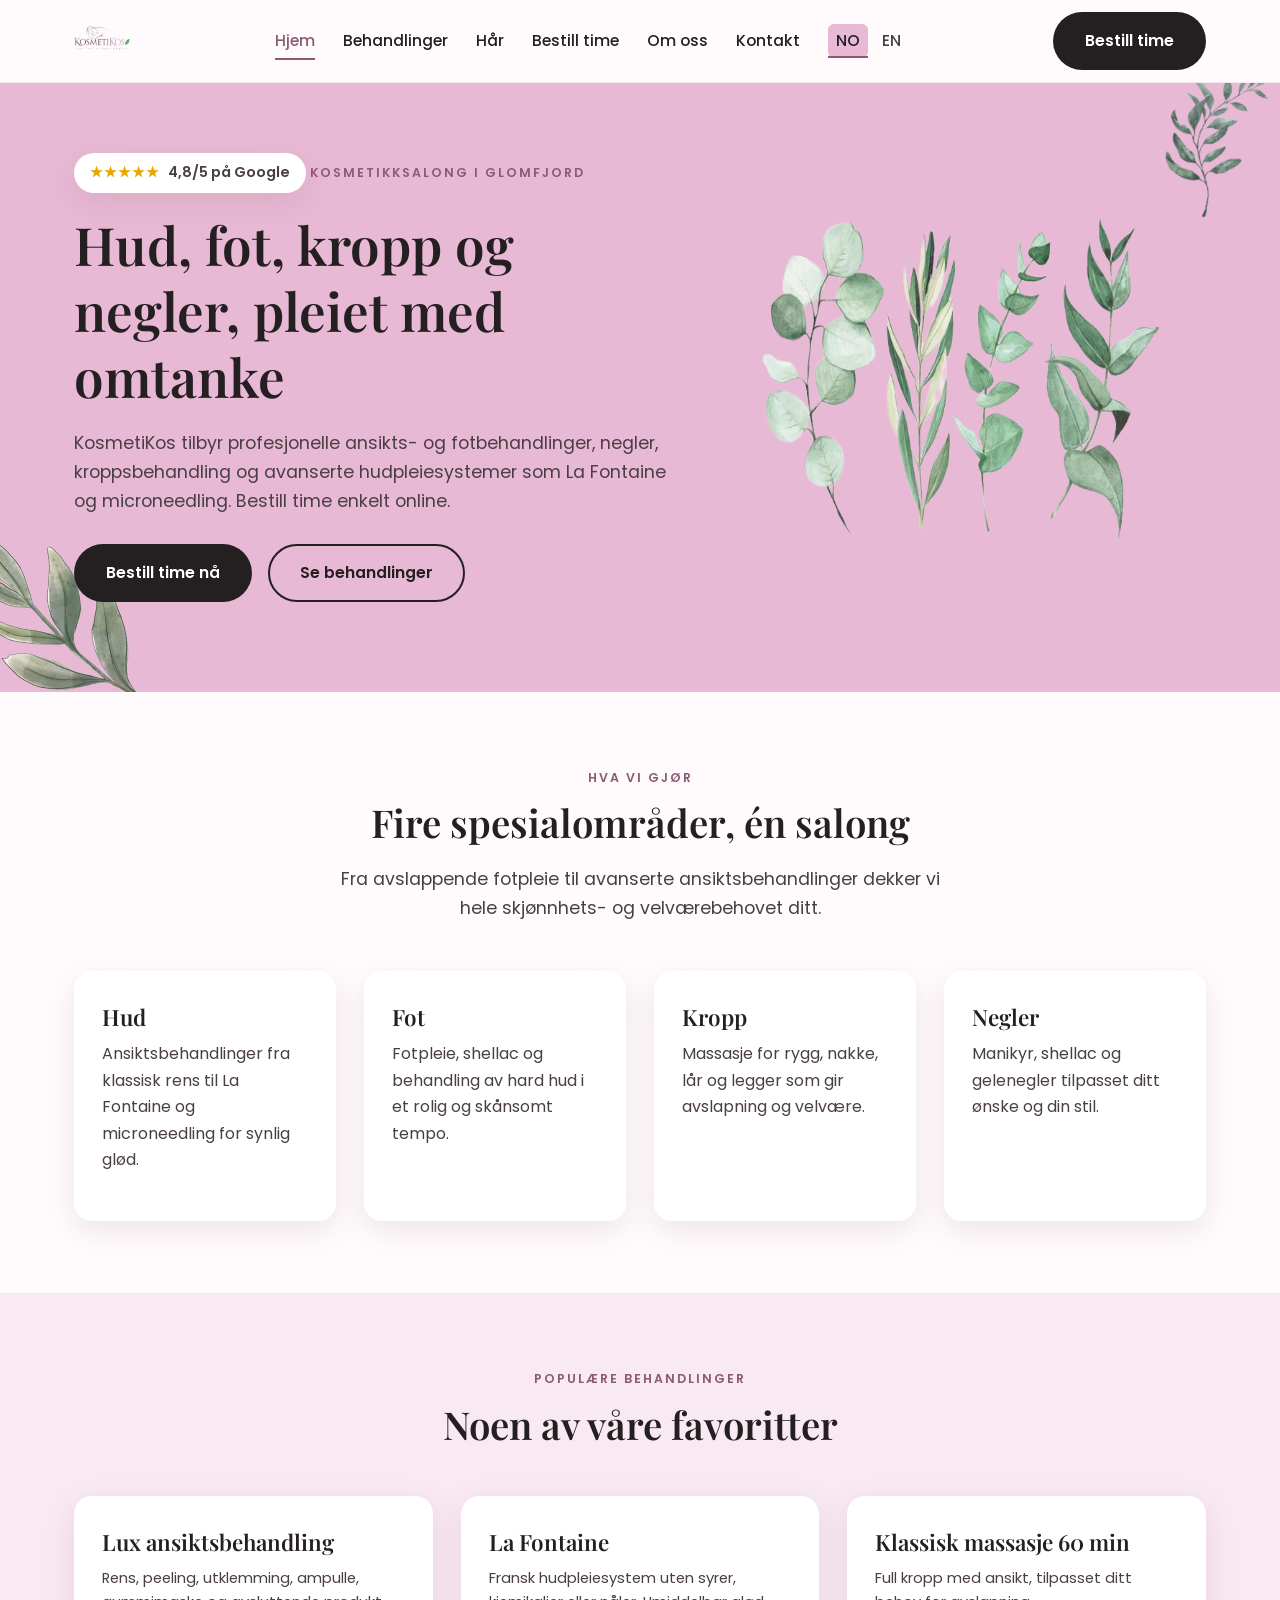
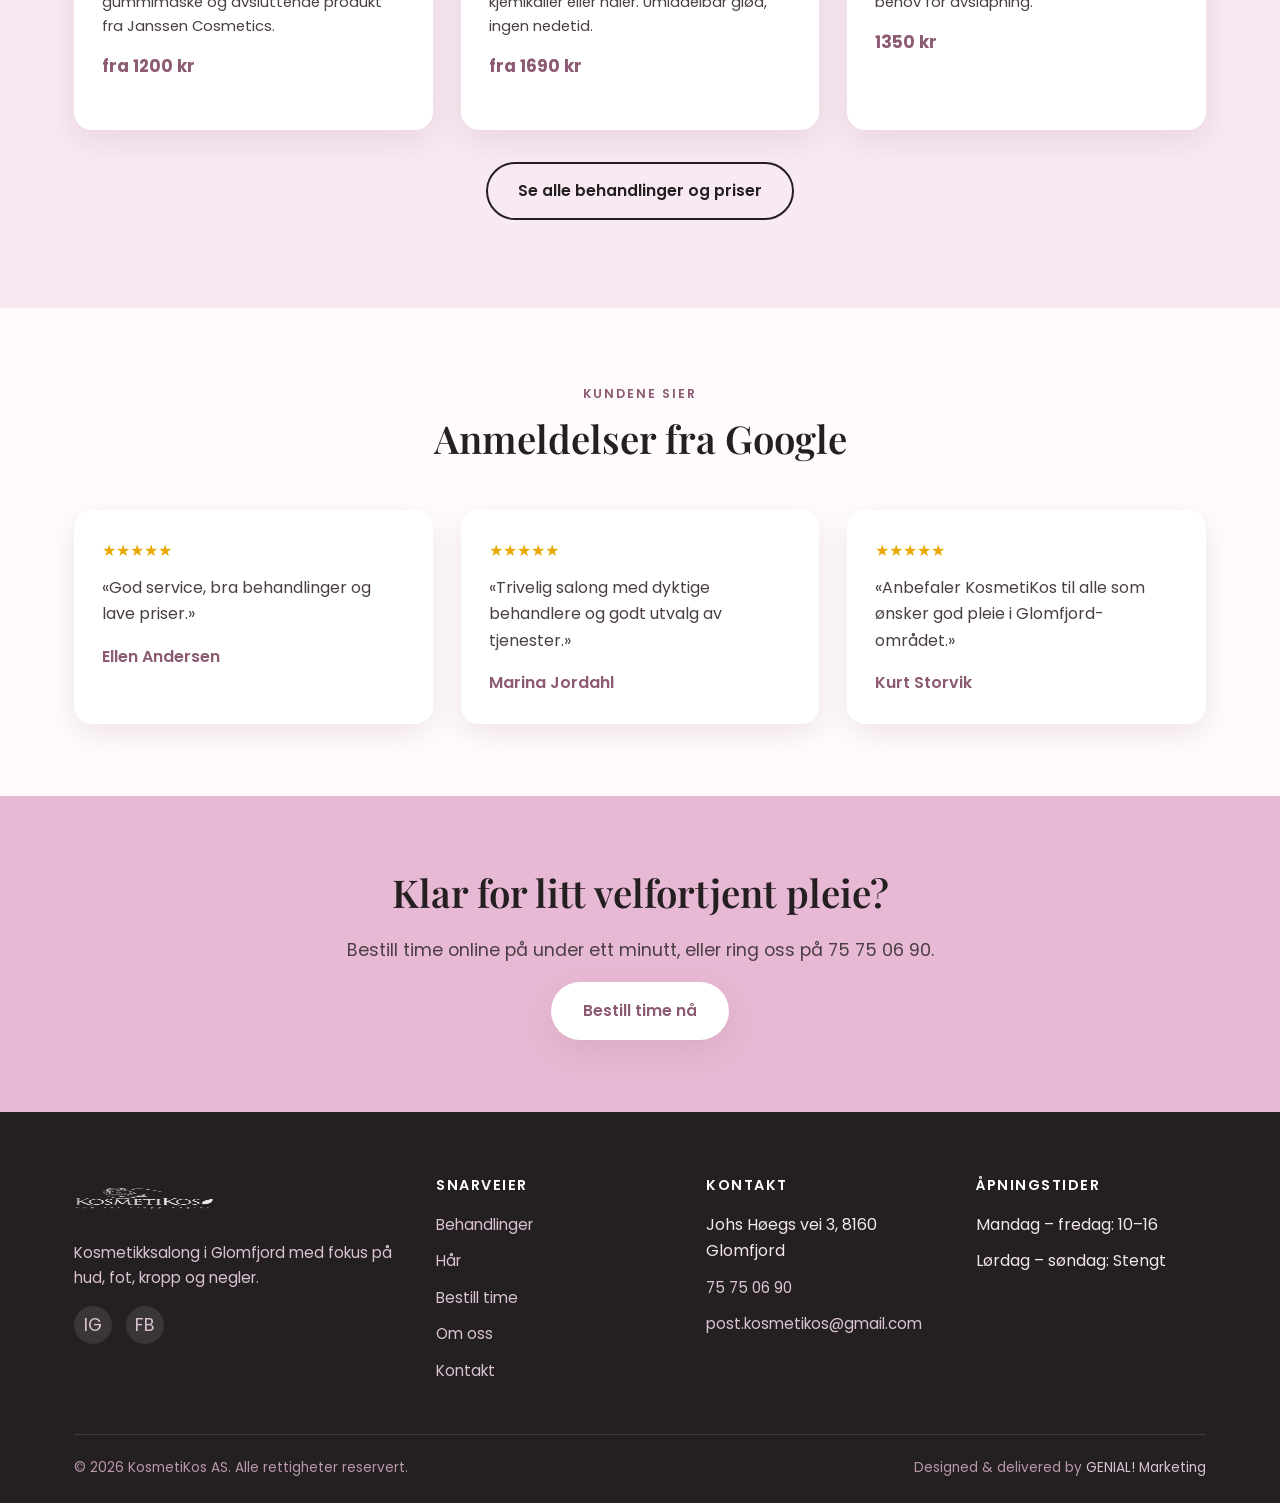
<file: index.html>
<!doctype html>
<html lang="nb">
<head>
<meta charset="UTF-8">
<meta name="viewport" content="width=device-width, initial-scale=1">
<title>KosmetiKos – Hud-, fot-, kropp- og neglepleie i Glomfjord</title>
<meta name="description" content="KosmetiKos i Glomfjord tilbyr ansiktsbehandlinger, fotpleie, negler, kroppsbehandling og La Fontaine-hudpleie. Bestill time enkelt online i dag.">
<link rel="canonical" href="https://kosmetikos.no/">
<link rel="alternate" hreflang="nb" href="https://kosmetikos.no/">
<link rel="alternate" hreflang="en" href="https://kosmetikos.no/en/">
<link rel="alternate" hreflang="x-default" href="https://kosmetikos.no/">

<meta property="og:type" content="website">
<meta property="og:site_name" content="KosmetiKos">
<meta property="og:title" content="KosmetiKos – Hud-, fot-, kropp- og neglepleie i Glomfjord">
<meta property="og:description" content="Ansiktsbehandlinger, fotpleie, negler, kroppsbehandling og La Fontaine-hudpleie i Glomfjord. Bestill time online.">
<meta property="og:url" content="https://kosmetikos.no/">
<meta property="og:image" content="https://kosmetikos.no/assets/images/logo.png">
<meta property="og:locale" content="nb_NO">
<meta property="og:locale:alternate" content="en_US">
<meta name="twitter:card" content="summary">

<link rel="icon" href="favicon.svg" type="image/svg+xml">
<link rel="preconnect" href="https://fonts.googleapis.com">
<link rel="preconnect" href="https://fonts.gstatic.com" crossorigin>
<link href="https://fonts.googleapis.com/css2?family=Playfair+Display:ital,wght@0,500;0,600;0,700;1,500;1,600&family=Poppins:wght@300;400;500;600&display=swap" rel="stylesheet">
<link rel="stylesheet" href="assets/css/style.css">
<link rel="preload" as="image" href="assets/images/leaf-set.png" fetchpriority="high">

<script type="application/ld+json">
{
  "@context": "https://schema.org",
  "@type": "BeautySalon",
  "name": "KosmetiKos",
  "image": "https://kosmetikos.no/assets/images/logo.png",
  "url": "https://kosmetikos.no/",
  "telephone": "+4775750690",
  "email": "post.kosmetikos@gmail.com",
  "priceRange": "kr250-kr2500",
  "address": {
    "@type": "PostalAddress",
    "streetAddress": "Johs Høegs vei 3",
    "addressLocality": "Glomfjord",
    "postalCode": "8160",
    "addressCountry": "NO"
  },
  "openingHoursSpecification": [
    { "@type": "OpeningHoursSpecification", "dayOfWeek": ["Monday","Tuesday","Wednesday","Thursday","Friday"], "opens": "10:00", "closes": "16:00" }
  ],
  "sameAs": [
    "https://www.instagram.com/kosmetikos8160/",
    "https://www.facebook.com/kosmetiKos8160/"
  ],
  "aggregateRating": {
    "@type": "AggregateRating",
    "ratingValue": "4.8",
    "reviewCount": "3"
  }
}
</script>
</head>
<body>
<a class="skip-link" href="#main">Hopp til innhold</a>

<header class="site-header">
  <div class="container">
    <a class="brand" href="index.html" aria-label="KosmetiKos – hjem">
      <img src="assets/images/logo.png" alt="KosmetiKos – hud, fot, kropp, negler" width="180" height="180">
    </a>
    <nav class="main-nav" aria-label="Hovedmeny">
      <a href="index.html" class="active">Hjem</a>
      <a href="behandlinger.html">Behandlinger</a>
      <a href="har.html">Hår</a>
      <a href="bestill-time.html">Bestill time</a>
      <a href="om-oss.html">Om oss</a>
      <a href="kontakt.html">Kontakt</a>
      <div class="lang-switch">
        <a href="index.html" class="active">NO</a>
        <a href="en/">EN</a>
      </div>
    </nav>
    <div class="header-actions">
      <a class="btn btn-primary" href="bestill-time.html">Bestill time</a>
      <button class="nav-toggle" aria-label="Åpne meny" aria-expanded="false"><span></span></button>
    </div>
  </div>
</header>

<main id="main">

  <section class="hero">
    <img class="leaf-decor top-right" src="assets/images/leaf-branch-dark.png" alt="" loading="lazy">
    <img class="leaf-decor bottom-left" src="assets/images/leaf-branch-muted.png" alt="" loading="lazy">
    <div class="container">
      <div>
        <div class="rating-badge"><span class="stars">★★★★★</span> 4,8/5 på Google</div>
        <span class="eyebrow">Kosmetikksalong i Glomfjord</span>
        <h1>Hud, fot, kropp og negler, pleiet med omtanke</h1>
        <p class="lead">KosmetiKos tilbyr profesjonelle ansikts- og fotbehandlinger, negler, kroppsbehandling og avanserte hudpleiesystemer som La Fontaine og microneedling. Bestill time enkelt online.</p>
        <div class="hero-actions">
          <a class="btn btn-primary" href="bestill-time.html">Bestill time nå</a>
          <a class="btn btn-outline" href="behandlinger.html">Se behandlinger</a>
        </div>
      </div>
      <div class="hero-visual">
        <img class="leaf-set" src="assets/images/leaf-set.png" alt="Illustrasjon av eukalyptusblader" width="560" height="336" fetchpriority="high">
      </div>
    </div>
  </section>

  <section class="section">
    <div class="container">
      <div class="section-head">
        <span class="eyebrow">Hva vi gjør</span>
        <h2>Fire spesialområder, én salong</h2>
        <p class="lead center">Fra avslappende fotpleie til avanserte ansiktsbehandlinger dekker vi hele skjønnhets- og velværebehovet ditt.</p>
      </div>
      <div class="grid grid-4">
        <div class="card">
          <h3>Hud</h3>
          <p>Ansiktsbehandlinger fra klassisk rens til La Fontaine og microneedling for synlig glød.</p>
        </div>
        <div class="card">
          <h3>Fot</h3>
          <p>Fotpleie, shellac og behandling av hard hud i et rolig og skånsomt tempo.</p>
        </div>
        <div class="card">
          <h3>Kropp</h3>
          <p>Massasje for rygg, nakke, lår og legger som gir avslapning og velvære.</p>
        </div>
        <div class="card">
          <h3>Negler</h3>
          <p>Manikyr, shellac og gelenegler tilpasset ditt ønske og din stil.</p>
        </div>
      </div>
    </div>
  </section>

  <section class="section section--soft">
    <div class="container">
      <div class="section-head">
        <span class="eyebrow">Populære behandlinger</span>
        <h2>Noen av våre favoritter</h2>
      </div>
      <div class="grid grid-3">
        <div class="card">
          <h3>Lux ansiktsbehandling</h3>
          <p class="price-item__desc">Rens, peeling, utklemming, ampulle, gummimaske og avsluttende produkt fra Janssen Cosmetics.</p>
          <p class="price-item__price">fra 1200 kr</p>
        </div>
        <div class="card">
          <h3>La Fontaine</h3>
          <p class="price-item__desc">Fransk hudpleiesystem uten syrer, kjemikalier eller nåler. Umiddelbar glød, ingen nedetid.</p>
          <p class="price-item__price">fra 1690 kr</p>
        </div>
        <div class="card">
          <h3>Klassisk massasje 60 min</h3>
          <p class="price-item__desc">Full kropp med ansikt, tilpasset ditt behov for avslapning.</p>
          <p class="price-item__price">1350 kr</p>
        </div>
      </div>
      <p class="center" style="margin-top:32px;"><a class="btn btn-outline" href="behandlinger.html">Se alle behandlinger og priser</a></p>
    </div>
  </section>

  <section class="section">
    <div class="container">
      <div class="section-head">
        <span class="eyebrow">Kundene sier</span>
        <h2>Anmeldelser fra Google</h2>
      </div>
      <div class="grid grid-3">
        <div class="testimonial">
          <span class="stars">★★★★★</span>
          <p>«God service, bra behandlinger og lave priser.»</p>
          <cite>Ellen Andersen</cite>
        </div>
        <div class="testimonial">
          <span class="stars">★★★★★</span>
          <p>«Trivelig salong med dyktige behandlere og godt utvalg av tjenester.»</p>
          <cite>Marina Jordahl</cite>
        </div>
        <div class="testimonial">
          <span class="stars">★★★★★</span>
          <p>«Anbefaler KosmetiKos til alle som ønsker god pleie i Glomfjord-området.»</p>
          <cite>Kurt Storvik</cite>
        </div>
      </div>
    </div>
  </section>

  <section class="section section--pink">
    <div class="container center">
      <h2>Klar for litt velfortjent pleie?</h2>
      <p class="lead center">Bestill time online på under ett minutt, eller ring oss på 75 75 06 90.</p>
      <a class="btn btn-pink" href="bestill-time.html">Bestill time nå</a>
    </div>
  </section>

</main>

<footer class="site-footer">
  <div class="container">
    <div class="footer-grid">
      <div class="footer-brand">
        <img src="assets/images/logo.png" alt="KosmetiKos" width="140" height="140">
        <p>Kosmetikksalong i Glomfjord med fokus på hud, fot, kropp og negler.</p>
        <div class="social-row">
          <a href="https://www.instagram.com/kosmetikos8160/" aria-label="Instagram" target="_blank" rel="noopener">IG</a>
          <a href="https://www.facebook.com/kosmetiKos8160/" aria-label="Facebook" target="_blank" rel="noopener">FB</a>
        </div>
      </div>
      <div>
        <h4>Snarveier</h4>
        <ul>
          <li><a href="behandlinger.html">Behandlinger</a></li>
          <li><a href="har.html">Hår</a></li>
          <li><a href="bestill-time.html">Bestill time</a></li>
          <li><a href="om-oss.html">Om oss</a></li>
          <li><a href="kontakt.html">Kontakt</a></li>
        </ul>
      </div>
      <div>
        <h4>Kontakt</h4>
        <ul>
          <li>Johs Høegs vei 3, 8160 Glomfjord</li>
          <li><a href="tel:+4775750690">75 75 06 90</a></li>
          <li><a href="mailto:post.kosmetikos@gmail.com">post.kosmetikos@gmail.com</a></li>
        </ul>
      </div>
      <div>
        <h4>Åpningstider</h4>
        <ul>
          <li>Mandag – fredag: 10–16</li>
          <li>Lørdag – søndag: Stengt</li>
        </ul>
      </div>
    </div>
    <div class="footer-bottom">
      <span>© <span id="year"></span> KosmetiKos AS. Alle rettigheter reservert.</span>
      <span>Designed &amp; delivered by <a href="https://genialmarketing.no" target="_blank" rel="noopener">GENIAL! Marketing</a></span>
    </div>
  </div>
</footer>

<script>document.getElementById("year").textContent = new Date().getFullYear();</script>
<script src="assets/js/main.js"></script>
</body>
</html>
</file>
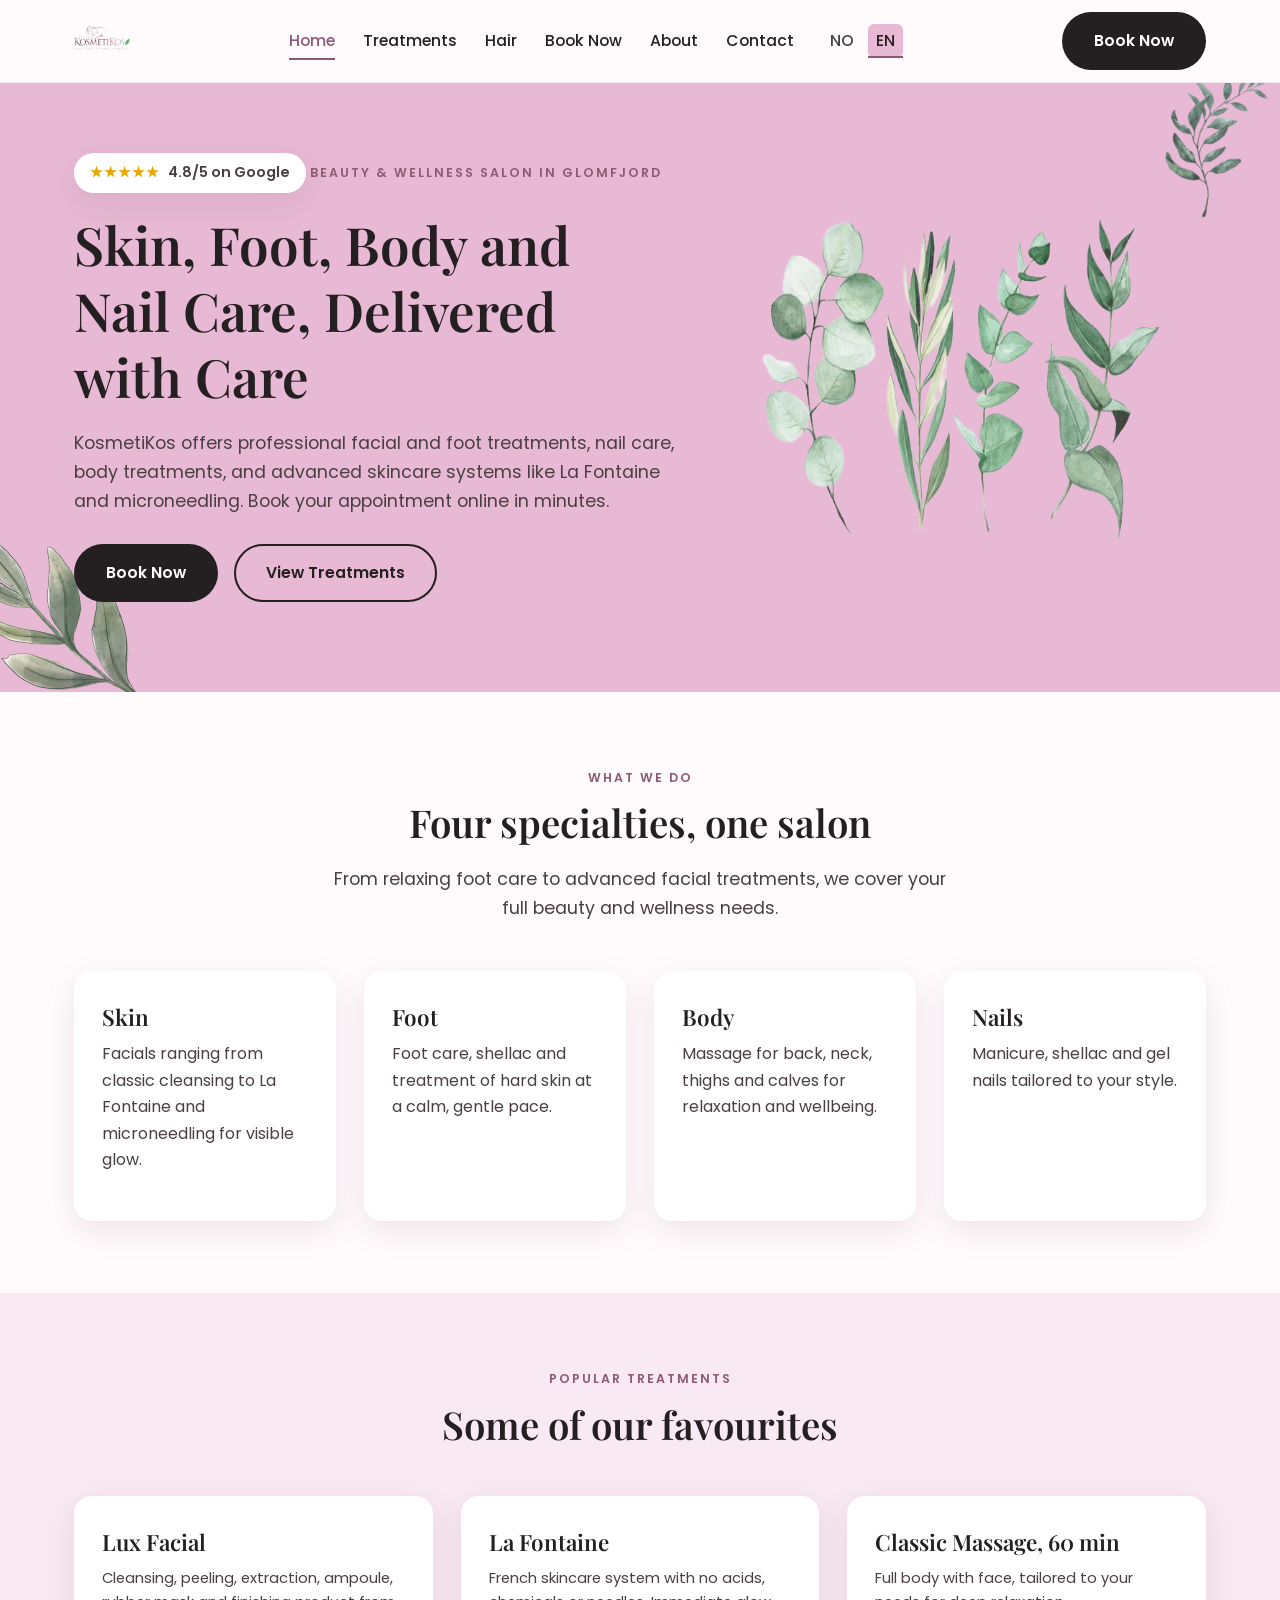
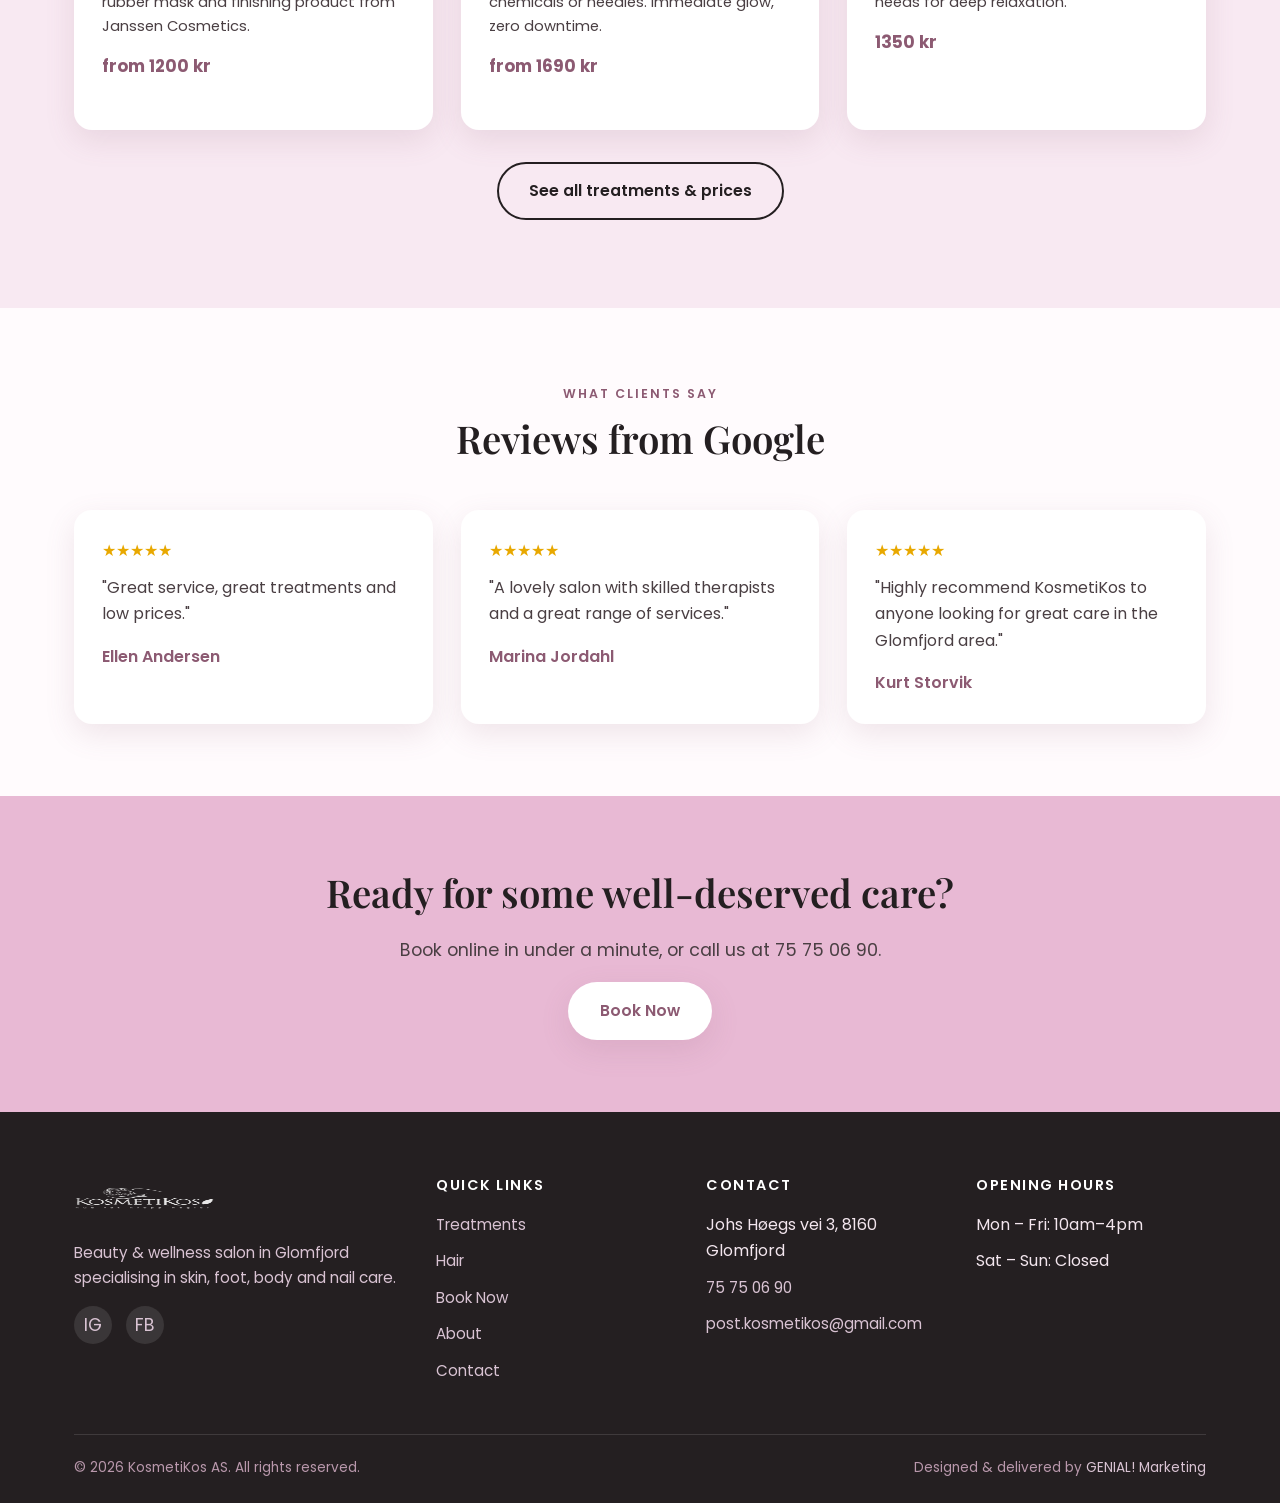
<file: en/index.html>
<!doctype html>
<html lang="en">
<head>
<meta charset="UTF-8">
<meta name="viewport" content="width=device-width, initial-scale=1">
<title>KosmetiKos – Skin, Foot, Body & Nail Care in Glomfjord, Norway</title>
<meta name="description" content="KosmetiKos in Glomfjord offers facials, foot care, nails, body treatments and La Fontaine skincare. Book your appointment online today.">
<link rel="canonical" href="https://kosmetikos.no/en/">
<link rel="alternate" hreflang="nb" href="https://kosmetikos.no/">
<link rel="alternate" hreflang="en" href="https://kosmetikos.no/en/">
<link rel="alternate" hreflang="x-default" href="https://kosmetikos.no/">

<meta property="og:type" content="website">
<meta property="og:site_name" content="KosmetiKos">
<meta property="og:title" content="KosmetiKos – Skin, Foot, Body & Nail Care in Glomfjord">
<meta property="og:description" content="Facials, foot care, nails, body treatments and La Fontaine skincare in Glomfjord. Book online.">
<meta property="og:url" content="https://kosmetikos.no/en/">
<meta property="og:image" content="https://kosmetikos.no/assets/images/logo.png">
<meta property="og:locale" content="en_US">
<meta property="og:locale:alternate" content="nb_NO">
<meta name="twitter:card" content="summary">

<link rel="icon" href="../favicon.svg" type="image/svg+xml">
<link rel="preconnect" href="https://fonts.googleapis.com">
<link rel="preconnect" href="https://fonts.gstatic.com" crossorigin>
<link href="https://fonts.googleapis.com/css2?family=Playfair+Display:ital,wght@0,500;0,600;0,700;1,500;1,600&family=Poppins:wght@300;400;500;600&display=swap" rel="stylesheet">
<link rel="stylesheet" href="../assets/css/style.css">
<link rel="preload" as="image" href="../assets/images/leaf-set.png" fetchpriority="high">

<script type="application/ld+json">
{
  "@context": "https://schema.org",
  "@type": "BeautySalon",
  "name": "KosmetiKos",
  "image": "https://kosmetikos.no/assets/images/logo.png",
  "url": "https://kosmetikos.no/",
  "telephone": "+4775750690",
  "email": "post.kosmetikos@gmail.com",
  "priceRange": "kr250-kr2500",
  "address": {
    "@type": "PostalAddress",
    "streetAddress": "Johs Høegs vei 3",
    "addressLocality": "Glomfjord",
    "postalCode": "8160",
    "addressCountry": "NO"
  },
  "openingHoursSpecification": [
    { "@type": "OpeningHoursSpecification", "dayOfWeek": ["Monday","Tuesday","Wednesday","Thursday","Friday"], "opens": "10:00", "closes": "16:00" }
  ],
  "sameAs": [
    "https://www.instagram.com/kosmetikos8160/",
    "https://www.facebook.com/kosmetiKos8160/"
  ],
  "aggregateRating": {
    "@type": "AggregateRating",
    "ratingValue": "4.8",
    "reviewCount": "3"
  }
}
</script>
</head>
<body>
<a class="skip-link" href="#main">Skip to content</a>

<header class="site-header">
  <div class="container">
    <a class="brand" href="index.html" aria-label="KosmetiKos – home">
      <img src="../assets/images/logo.png" alt="KosmetiKos – skin, foot, body, nails" width="180" height="180">
    </a>
    <nav class="main-nav" aria-label="Main menu">
      <a href="index.html" class="active">Home</a>
      <a href="treatments.html">Treatments</a>
      <a href="hair.html">Hair</a>
      <a href="booking.html">Book Now</a>
      <a href="about.html">About</a>
      <a href="contact.html">Contact</a>
      <div class="lang-switch">
        <a href="../index.html">NO</a>
        <a href="index.html" class="active">EN</a>
      </div>
    </nav>
    <div class="header-actions">
      <a class="btn btn-primary" href="booking.html">Book Now</a>
      <button class="nav-toggle" aria-label="Open menu" aria-expanded="false"><span></span></button>
    </div>
  </div>
</header>

<main id="main">

  <section class="hero">
    <img class="leaf-decor top-right" src="../assets/images/leaf-branch-dark.png" alt="" loading="lazy">
    <img class="leaf-decor bottom-left" src="../assets/images/leaf-branch-muted.png" alt="" loading="lazy">
    <div class="container">
      <div>
        <div class="rating-badge"><span class="stars">★★★★★</span> 4.8/5 on Google</div>
        <span class="eyebrow">Beauty & Wellness Salon in Glomfjord</span>
        <h1>Skin, Foot, Body and Nail Care, Delivered with Care</h1>
        <p class="lead">KosmetiKos offers professional facial and foot treatments, nail care, body treatments, and advanced skincare systems like La Fontaine and microneedling. Book your appointment online in minutes.</p>
        <div class="hero-actions">
          <a class="btn btn-primary" href="booking.html">Book Now</a>
          <a class="btn btn-outline" href="treatments.html">View Treatments</a>
        </div>
      </div>
      <div class="hero-visual">
        <img class="leaf-set" src="../assets/images/leaf-set.png" alt="Illustration of eucalyptus leaves" width="560" height="336" fetchpriority="high">
      </div>
    </div>
  </section>

  <section class="section">
    <div class="container">
      <div class="section-head">
        <span class="eyebrow">What we do</span>
        <h2>Four specialties, one salon</h2>
        <p class="lead center">From relaxing foot care to advanced facial treatments, we cover your full beauty and wellness needs.</p>
      </div>
      <div class="grid grid-4">
        <div class="card">
          <h3>Skin</h3>
          <p>Facials ranging from classic cleansing to La Fontaine and microneedling for visible glow.</p>
        </div>
        <div class="card">
          <h3>Foot</h3>
          <p>Foot care, shellac and treatment of hard skin at a calm, gentle pace.</p>
        </div>
        <div class="card">
          <h3>Body</h3>
          <p>Massage for back, neck, thighs and calves for relaxation and wellbeing.</p>
        </div>
        <div class="card">
          <h3>Nails</h3>
          <p>Manicure, shellac and gel nails tailored to your style.</p>
        </div>
      </div>
    </div>
  </section>

  <section class="section section--soft">
    <div class="container">
      <div class="section-head">
        <span class="eyebrow">Popular treatments</span>
        <h2>Some of our favourites</h2>
      </div>
      <div class="grid grid-3">
        <div class="card">
          <h3>Lux Facial</h3>
          <p class="price-item__desc">Cleansing, peeling, extraction, ampoule, rubber mask and finishing product from Janssen Cosmetics.</p>
          <p class="price-item__price">from 1200 kr</p>
        </div>
        <div class="card">
          <h3>La Fontaine</h3>
          <p class="price-item__desc">French skincare system with no acids, chemicals or needles. Immediate glow, zero downtime.</p>
          <p class="price-item__price">from 1690 kr</p>
        </div>
        <div class="card">
          <h3>Classic Massage, 60 min</h3>
          <p class="price-item__desc">Full body with face, tailored to your needs for deep relaxation.</p>
          <p class="price-item__price">1350 kr</p>
        </div>
      </div>
      <p class="center" style="margin-top:32px;"><a class="btn btn-outline" href="treatments.html">See all treatments & prices</a></p>
    </div>
  </section>

  <section class="section">
    <div class="container">
      <div class="section-head">
        <span class="eyebrow">What clients say</span>
        <h2>Reviews from Google</h2>
      </div>
      <div class="grid grid-3">
        <div class="testimonial">
          <span class="stars">★★★★★</span>
          <p>"Great service, great treatments and low prices."</p>
          <cite>Ellen Andersen</cite>
        </div>
        <div class="testimonial">
          <span class="stars">★★★★★</span>
          <p>"A lovely salon with skilled therapists and a great range of services."</p>
          <cite>Marina Jordahl</cite>
        </div>
        <div class="testimonial">
          <span class="stars">★★★★★</span>
          <p>"Highly recommend KosmetiKos to anyone looking for great care in the Glomfjord area."</p>
          <cite>Kurt Storvik</cite>
        </div>
      </div>
    </div>
  </section>

  <section class="section section--pink">
    <div class="container center">
      <h2>Ready for some well-deserved care?</h2>
      <p class="lead center">Book online in under a minute, or call us at 75 75 06 90.</p>
      <a class="btn btn-pink" href="booking.html">Book Now</a>
    </div>
  </section>

</main>

<footer class="site-footer">
  <div class="container">
    <div class="footer-grid">
      <div class="footer-brand">
        <img src="../assets/images/logo.png" alt="KosmetiKos" width="140" height="140">
        <p>Beauty & wellness salon in Glomfjord specialising in skin, foot, body and nail care.</p>
        <div class="social-row">
          <a href="https://www.instagram.com/kosmetikos8160/" aria-label="Instagram" target="_blank" rel="noopener">IG</a>
          <a href="https://www.facebook.com/kosmetiKos8160/" aria-label="Facebook" target="_blank" rel="noopener">FB</a>
        </div>
      </div>
      <div>
        <h4>Quick links</h4>
        <ul>
          <li><a href="treatments.html">Treatments</a></li>
          <li><a href="hair.html">Hair</a></li>
          <li><a href="booking.html">Book Now</a></li>
          <li><a href="about.html">About</a></li>
          <li><a href="contact.html">Contact</a></li>
        </ul>
      </div>
      <div>
        <h4>Contact</h4>
        <ul>
          <li>Johs Høegs vei 3, 8160 Glomfjord</li>
          <li><a href="tel:+4775750690">75 75 06 90</a></li>
          <li><a href="mailto:post.kosmetikos@gmail.com">post.kosmetikos@gmail.com</a></li>
        </ul>
      </div>
      <div>
        <h4>Opening Hours</h4>
        <ul>
          <li>Mon – Fri: 10am–4pm</li>
          <li>Sat – Sun: Closed</li>
        </ul>
      </div>
    </div>
    <div class="footer-bottom">
      <span>© <span id="year"></span> KosmetiKos AS. All rights reserved.</span>
      <span>Designed &amp; delivered by <a href="https://genialmarketing.no" target="_blank" rel="noopener">GENIAL! Marketing</a></span>
    </div>
  </div>
</footer>

<script>document.getElementById("year").textContent = new Date().getFullYear();</script>
<script src="../assets/js/main.js"></script>
</body>
</html>
</file>
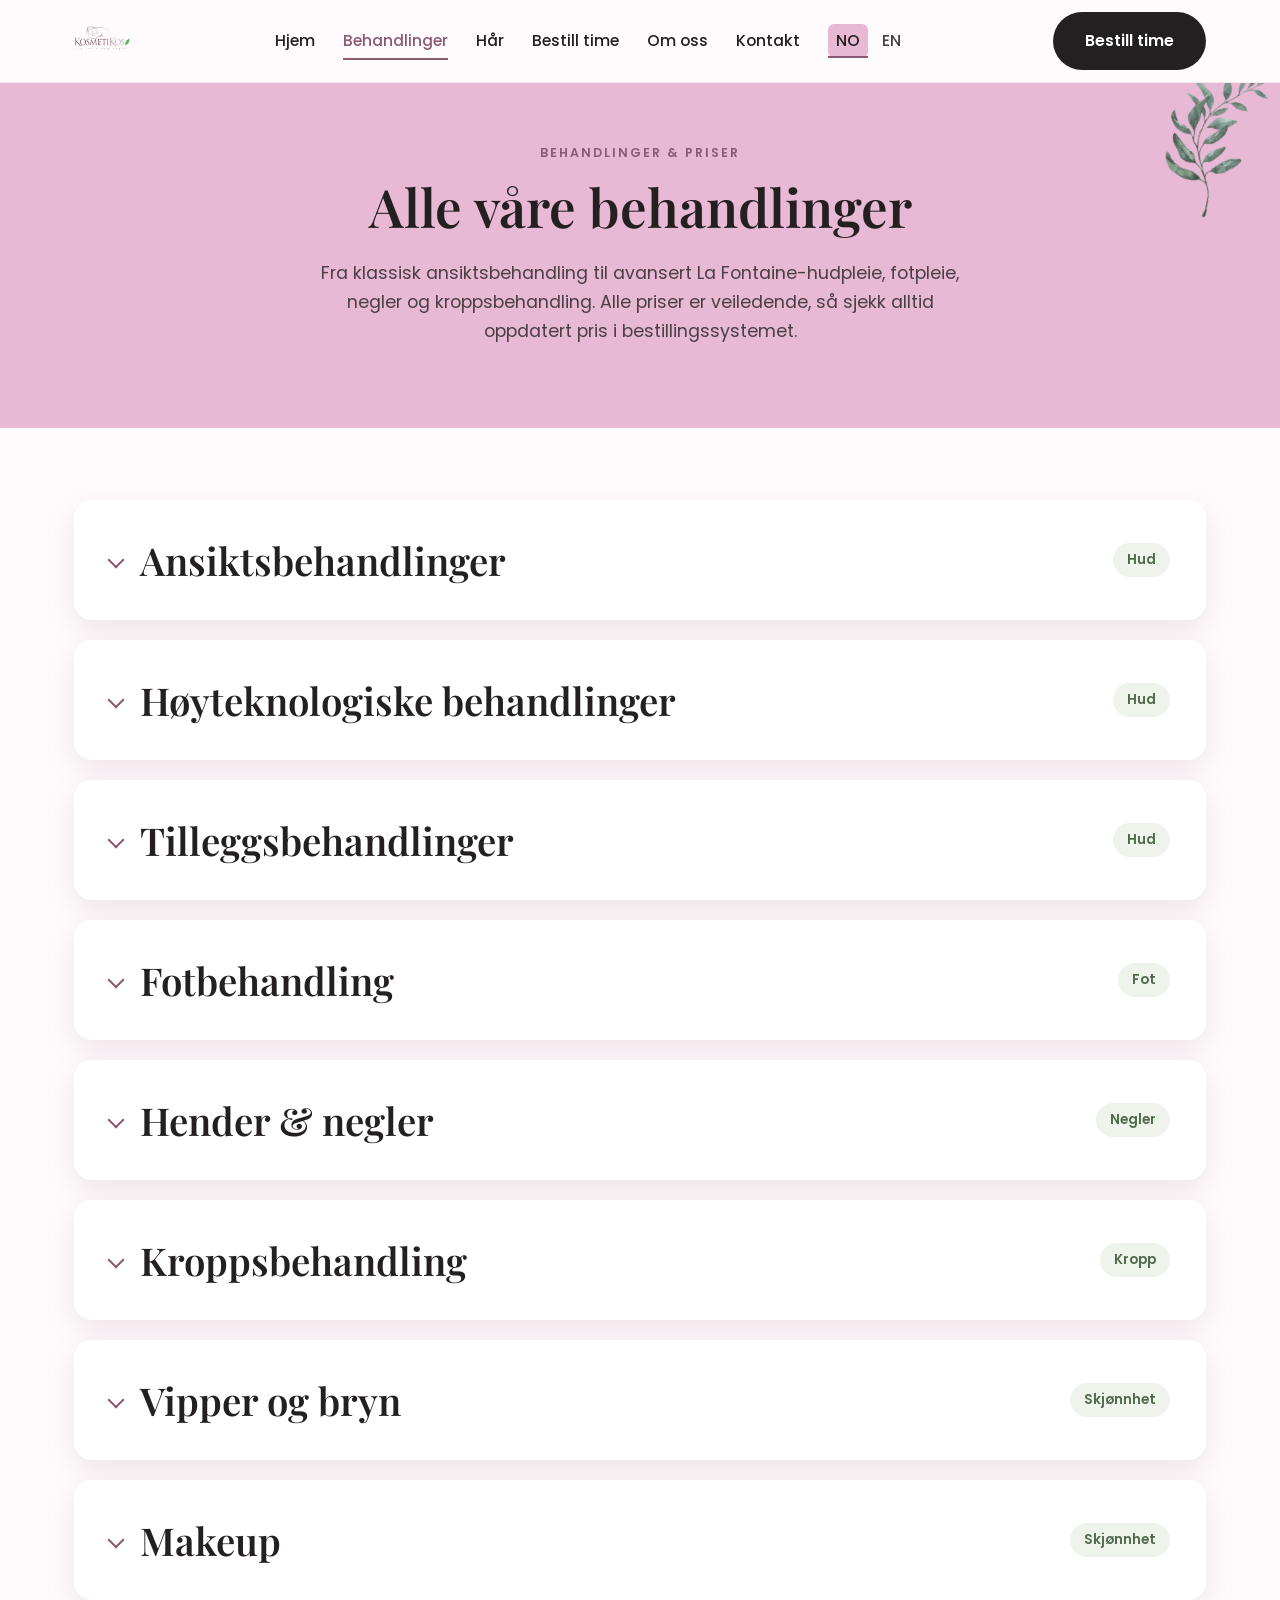
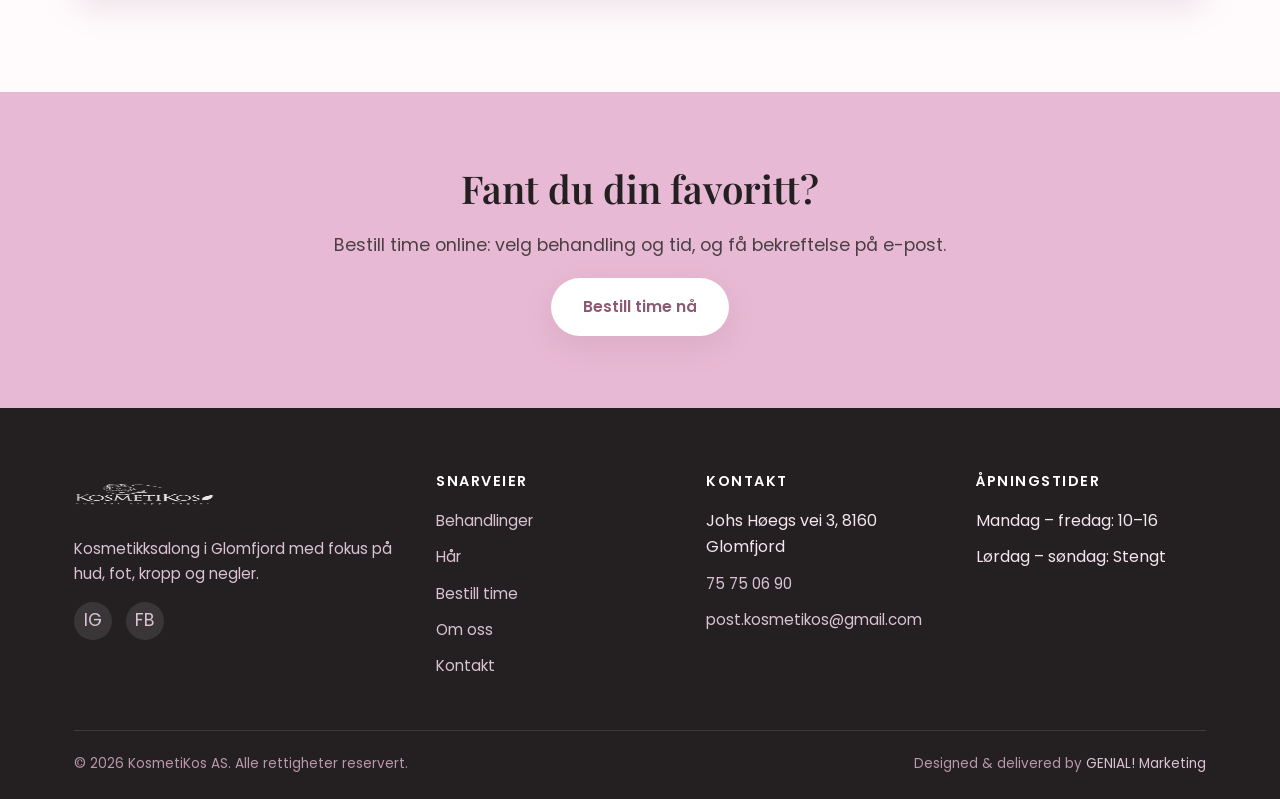
<file: behandlinger.html>
<!doctype html>
<html lang="nb">
<head>
<meta charset="UTF-8">
<meta name="viewport" content="width=device-width, initial-scale=1">
<title>Behandlinger & priser – KosmetiKos Glomfjord</title>
<meta name="description" content="Se alle behandlinger hos KosmetiKos: ansiktsbehandling, La Fontaine, microneedling, fotpleie, negler og kroppsbehandling. Full prisliste og online bestilling.">
<link rel="canonical" href="https://kosmetikos.no/behandlinger.html">
<link rel="alternate" hreflang="nb" href="https://kosmetikos.no/behandlinger.html">
<link rel="alternate" hreflang="en" href="https://kosmetikos.no/en/treatments.html">
<link rel="alternate" hreflang="x-default" href="https://kosmetikos.no/behandlinger.html">

<meta property="og:type" content="website">
<meta property="og:site_name" content="KosmetiKos">
<meta property="og:title" content="Behandlinger & priser – KosmetiKos Glomfjord">
<meta property="og:description" content="Ansiktsbehandling, La Fontaine, microneedling, fotpleie, negler og kroppsbehandling. Full prisliste hos KosmetiKos.">
<meta property="og:url" content="https://kosmetikos.no/behandlinger.html">
<meta property="og:image" content="https://kosmetikos.no/assets/images/logo.png">
<meta property="og:locale" content="nb_NO">
<meta name="twitter:card" content="summary">

<link rel="icon" href="favicon.svg" type="image/svg+xml">
<link rel="preconnect" href="https://fonts.googleapis.com">
<link rel="preconnect" href="https://fonts.gstatic.com" crossorigin>
<link href="https://fonts.googleapis.com/css2?family=Playfair+Display:ital,wght@0,500;0,600;0,700;1,500;1,600&family=Poppins:wght@300;400;500;600&display=swap" rel="stylesheet">
<link rel="stylesheet" href="assets/css/style.css">
</head>
<body>
<a class="skip-link" href="#main">Hopp til innhold</a>

<header class="site-header">
  <div class="container">
    <a class="brand" href="index.html" aria-label="KosmetiKos – hjem">
      <img src="assets/images/logo.png" alt="KosmetiKos – hud, fot, kropp, negler" width="180" height="180">
    </a>
    <nav class="main-nav" aria-label="Hovedmeny">
      <a href="index.html">Hjem</a>
      <a href="behandlinger.html" class="active">Behandlinger</a>
      <a href="har.html">Hår</a>
      <a href="bestill-time.html">Bestill time</a>
      <a href="om-oss.html">Om oss</a>
      <a href="kontakt.html">Kontakt</a>
      <div class="lang-switch">
        <a href="behandlinger.html" class="active">NO</a>
        <a href="en/treatments.html">EN</a>
      </div>
    </nav>
    <div class="header-actions">
      <a class="btn btn-primary" href="bestill-time.html">Bestill time</a>
      <button class="nav-toggle" aria-label="Åpne meny" aria-expanded="false"><span></span></button>
    </div>
  </div>
</header>

<main id="main">

  <section class="hero" style="padding:56px 0 64px;">
    <img class="leaf-decor top-right" src="assets/images/leaf-branch-dark.png" alt="" loading="eager">
    <div class="container" style="grid-template-columns:1fr; text-align:center;">
      <div>
        <span class="eyebrow">Behandlinger &amp; priser</span>
        <h1>Alle våre behandlinger</h1>
        <p class="lead center">Fra klassisk ansiktsbehandling til avansert La Fontaine-hudpleie, fotpleie, negler og kroppsbehandling. Alle priser er veiledende, så sjekk alltid oppdatert pris i bestillingssystemet.</p>
      </div>
    </div>
  </section>

  <section class="section">
    <div class="container">

      <!-- Ansiktsbehandlinger -->
      <details class="category-block" id="ansikt">
        <summary>
        <div class="category-block__head">
          <div class="category-block__head-left">
            <span class="category-block__chevron" aria-hidden="true"></span>
            <h2>Ansiktsbehandlinger</h2>
          </div>
          <span class="category-block__tag">Hud</span>
        </div>
        </summary>
        <div class="category-block__body">
        <p class="lead">Din hudpleierutine fortjener bedre. Vi bruker produkter fra Janssen Cosmetics for synlige resultater, tilpasset din hudtype og dine behov.</p>
        <div class="price-list">
          <div class="price-item">
            <div>
              <div class="price-item__name">Hudanalyse</div>
              <div class="price-item__desc">Grundig analyse av huden som grunnlag for anbefalt behandlingsplan.</div>
            </div>
            <div class="price-item__price">420 kr</div>
          </div>
          <div class="price-item">
            <div>
              <div class="price-item__name">Klassisk ansiktsbehandling</div>
              <div class="price-item__desc">Rens, peeling, kremmaske og avsluttende produkt. Bygger opp under din daglige hudpleie.</div>
            </div>
            <div class="price-item__price">825 kr</div>
          </div>
          <div class="price-item">
            <div>
              <div class="price-item__name">Lux ansiktsbehandling</div>
              <div class="price-item__desc">Rens, peeling, utklemming, ampulle, gummimaske og avsluttende produkt. Intensiv og dypvirkende.</div>
            </div>
            <div class="price-item__price">1200 kr</div>
          </div>
          <div class="price-item">
            <div>
              <div class="price-item__name">DeLuxe ansiktsbehandling</div>
              <div class="price-item__desc">Rens, peeling, utklemming, ansiktsmassasje, 4 ampuller, gummi-/fleecemaske og avsluttende produkt.</div>
            </div>
            <div class="price-item__price">1600 kr</div>
          </div>
          <div class="price-item">
            <div>
              <div class="price-item__name">The Glow</div>
              <div class="price-item__desc">Dyptvirkende behandling som øker mikrosirkulasjon og næringsopptak i cellene. Passer alle hudtyper.</div>
            </div>
            <div class="price-item__price">2000 kr</div>
          </div>
          <div class="price-item">
            <div>
              <div class="price-item__name">Eye ceutical treatment</div>
              <div class="price-item__desc">Øyebehandling for et synlig jevnere øyeområde med eye flash fluid og golden lift eye mask.</div>
            </div>
            <div class="price-item__price">Ring for pris</div>
          </div>
        </div>
        <div class="category-block__footer">
          <a class="btn btn-outline" href="bestill-time.html">Se priser og bestill</a>
        </div>
        </div>
      </details>

      <!-- Høyteknologiske behandlinger -->
      <details class="category-block" id="hoyteknologisk">
        <summary>
        <div class="category-block__head">
          <div class="category-block__head-left">
            <span class="category-block__chevron" aria-hidden="true"></span>
            <h2>Høyteknologiske behandlinger</h2>
          </div>
          <span class="category-block__tag">Hud</span>
        </div>
        </summary>
        <div class="category-block__body">
        <div class="price-list">
          <div class="price-item">
            <div>
              <div class="price-item__name">La Fontaine</div>
              <div class="price-item__desc">Fransk hudpleiesystem som fornyer huden skånsomt og effektivt, uten syrer, kjemikalier eller nåler. Umiddelbar glød, ingen nedetid, og trygt også for gravide og ammende. 45 minutter.</div>
            </div>
            <div class="price-item__price">1690 kr</div>
          </div>
          <div class="price-item">
            <div>
              <div class="price-item__name">Microneedling, første behandling</div>
              <div class="price-item__desc">Tynne nåler lager mikroskopiske kanaler i huden og trigger produksjon av kollagen og elastin. Kombineres med tilpassede syrer. Anbefales som kur på 4–6 behandlinger.</div>
            </div>
            <div class="price-item__price">2500 kr</div>
          </div>
          <div class="price-item">
            <div>
              <div class="price-item__name">Microneedling, oppfølging</div>
              <div class="price-item__desc">Oppfølgingsbehandling i microneedling-kuren.</div>
            </div>
            <div class="price-item__price">2000 kr</div>
          </div>
        </div>
        <span class="badge-offer">Pakketilbud! Kjøp en kur med 6 behandlinger og få 10 % rabatt (anbefales for best resultat)</span>
        <div class="category-block__footer">
          <a class="btn btn-outline" href="bestill-time.html">Se priser og bestill</a>
        </div>
        </div>
      </details>

      <!-- Tilleggsbehandlinger -->
      <details class="category-block" id="tillegg">
        <summary>
        <div class="category-block__head">
          <div class="category-block__head-left">
            <span class="category-block__chevron" aria-hidden="true"></span>
            <h2>Tilleggsbehandlinger</h2>
          </div>
          <span class="category-block__tag">Hud</span>
        </div>
        </summary>
        <div class="category-block__body">
        <div class="price-list">
          <div class="price-item">
            <div>
              <div class="price-item__name">Skin-Scrub</div>
              <div class="price-item__desc">Skånsom behandling med ultralyd og vann som gir dyp rens og eksfoliering. Inntil 15 min.</div>
            </div>
            <div class="price-item__price">250 kr</div>
          </div>
          <div class="price-item">
            <div>
              <div class="price-item__name">Syrepeel / kjemisk peel</div>
              <div class="price-item__desc">Effektiv peeling som løsner døde hudceller og gir jevnere hud med god glød. Som tillegg 300 kr, som egen behandling 1000 kr (anbefales som kur for best resultat).</div>
            </div>
            <div class="price-item__price">300 – 1000 kr</div>
          </div>
        </div>
        <div class="category-block__footer">
          <a class="btn btn-outline" href="bestill-time.html">Se priser og bestill</a>
        </div>
        </div>
      </details>

      <!-- Fotbehandling -->
      <details class="category-block" id="fot">
        <summary>
        <div class="category-block__head">
          <div class="category-block__head-left">
            <span class="category-block__chevron" aria-hidden="true"></span>
            <h2>Fotbehandling</h2>
          </div>
          <span class="category-block__tag">Fot</span>
        </div>
        </summary>
        <div class="category-block__body">
        <p class="lead">Hos KosmetiKos får du profesjonell fotbehandling utført av en autorisert fotterapeut. Kanskje lurer du på hva som egentlig skiller en fotterapeut fra en fotpleier?</p>
        <p class="lead">En fotterapeut er autorisert helsepersonell med medisinsk kompetanse på føtter, og tittelen er beskyttet. En fotpleier jobber med kosmetisk velvære og pleie, og tittelen er ikke beskyttet på samme måte.</p>
        <p class="lead">Elisabeth ble ferdig utdannet fotterapeut i 1989, har lang erfaring og brenner fortsatt for faget sitt. Hos henne er føttene dine i trygge, profesjonelle hender.</p>
        <p class="lead">Bad, pleie av hard hud, forming av negler, rensing av neglebånd og pleie av problemområder, med krem. Kan tas med eller uten lakk.</p>
        <div class="price-list">
          <div class="price-item">
            <div><div class="price-item__name">Fotpleie</div></div>
            <div class="price-item__price">720 kr</div>
          </div>
          <div class="price-item">
            <div><div class="price-item__name">Fotpleie med vanlig lakk</div></div>
            <div class="price-item__price">845 kr</div>
          </div>
          <div class="price-item">
            <div><div class="price-item__name">Fotpleie med Shellac, 1 farge</div></div>
            <div class="price-item__price">950 kr</div>
          </div>
          <div class="price-item">
            <div><div class="price-item__name">Fotpleie med Shellac, 2 farger</div></div>
            <div class="price-item__price">1080 kr</div>
          </div>
          <div class="price-item">
            <div><div class="price-item__name">Kun klipp / fil / rens negler</div></div>
            <div class="price-item__price">570 kr</div>
          </div>
          <div class="price-item">
            <div><div class="price-item__name">Kun fjerning av hard hud</div></div>
            <div class="price-item__price">570 kr</div>
          </div>
          <div class="price-item">
            <div><div class="price-item__name">Punktbehandling (vorter/torner)</div></div>
            <div class="price-item__price">260 kr</div>
          </div>
          <div class="price-item">
            <div><div class="price-item__name">Tånegllakking</div></div>
            <div class="price-item__price">370 kr</div>
          </div>
        </div>

        <h3 style="margin-top:32px;">Tilleggsbehandlinger og spesialkompetanse</h3>
        <p class="lead">Elisabeth hjelper deg også med mer komplekse fotproblemer, som inngrodde negler, tykke negler, torner, vorter og andre fotrelaterte plager.</p>

        <details class="sub-item">
          <summary>
            <span class="sub-item__chevron" aria-hidden="true"></span>
            <span class="sub-item__name">Inngrodde og nedgrodde negler</span>
          </summary>
          <div class="sub-item__body">
            <p>Plages du med inngrodde eller nedgrodde negler? Dette er et vanlig problem som oftest rammer stortåen, og oppstår når kanten av neglen vokser inn i huden. Uten behandling presses neglen dypere etter hvert som den vokser, og trange sko og trykk forverrer gjerne tilstanden.</p>
            <p>Vanlige symptomer er smerte og ubehag, rødhet og hevelse, og noen ganger en infeksjon med puss, ofte på den ene siden av neglen.</p>
            <p>Årsakene varierer: det kan handle om feilklipping, altfor trange sko, at man river av negler i stedet for å klippe dem, arvelige eller anatomiske forhold, skader mot foten, eller hovne bein på grunn av alder, diabetes, hjertesvikt eller overvekt.</p>
            <p>En fotterapeut kan fjerne den delen av neglen som skaper problemet, og vi kan også korrigere neglen ved å lime på en stålbøyle eller plastbrikke. Dette løfter neglen skånsomt og fjerner det vonde trykket mot huden. Ved alvorlig infeksjon kan legen din supplere behandlingen med antibiotika eller kortisonkrem. Lurer du på noe? Bare spør oss, vi er her for å hjelpe føttene dine.</p>
          </div>
        </details>

        <details class="sub-item">
          <summary>
            <span class="sub-item__chevron" aria-hidden="true"></span>
            <span class="sub-item__name">Hard hud og liktorner</span>
          </summary>
          <div class="sub-item__body">
            <p>Hard hud og liktorner oppstår som en naturlig beskyttelse når føttene utsettes for gjentatt press, trykk eller friksjon, og huden lager ekstra hudceller for å styrke området.</p>
            <p>Hard hud, eller kallus, er ofte flate og utbredte områder med tykk hud over benete fremspring på foten. Fargen kan variere fra hvit til grågul, brun eller rød, og huden kan være smertefri, øm eller brennende. Noen ganger oppstår det dype og smertefulle sprekker i den harde huden, særlig på hælene.</p>
            <p>En liktorn oppstår når den harde huden presses innover på et avgrenset område, slik at det danner seg en hard kjerne i midten. Denne kjernen kan oppleves som en spiss torn inn i huden og gir ofte sterke smerter. Liktorner er tørre og voksaktige med tydelig avgrensning, og dukker som oftest opp på tærne eller forfoten.</p>
            <p>Vanlige årsaker er trange eller dårlige sko, sømmer i sokker som gnisser, mye gange i yrke eller idrett, feilstillinger i føtter og tær, eller hudsykdommer som psoriasis, eksem eller den arvelige tilstanden Telemarksyken.</p>
            <p>Elisabeth fjerner den harde huden og borer eller skjærer forsiktig ut kjernen i liktornen på en trygg og smertefri måte, slik at det vonde trykket forsvinner umiddelbart.</p>
          </div>
        </details>

        <details class="sub-item">
          <summary>
            <span class="sub-item__chevron" aria-hidden="true"></span>
            <span class="sub-item__name">Fotvorter</span>
          </summary>
          <div class="sub-item__body">
            <p>Vorter, eller verrucae, er ufarlige utvekster i huden som skyldes vortevirus. En vorte består av levende celler med egne blodårer og nerver, og er mer vanlig hos barn enn voksne, siden voksne ofte har utviklet immunitet.</p>
            <p>Vorter er som regel hudfargede og harde, med en ujevn overflate, og hvis du har gått mye på en vorte kan det danne seg hard hud over den, slik at du får en kombinasjon av torn og vorte. De er ofte smertefrie, men vorter under fotbladet kan gjøre vondt å tråkke på.</p>
            <p>Smitte skjer lett i fuktige fellesområder som garderober, dusjer, treningssentre og svømmehaller.</p>
            <p>Hvis vorten er vond eller plager deg, kan vi hjelpe deg med å fjerne den raskere. Vi kombinerer frysebehandling med sølvnitrat, som virker etsende på cellene, for å skade vortevevet.</p>
          </div>
        </details>

        <details class="sub-item">
          <summary>
            <span class="sub-item__chevron" aria-hidden="true"></span>
            <span class="sub-item__name">Fotsopp</span>
          </summary>
          <div class="sub-item__body">
            <p>Fotsopp, eller tinea pedis, er en svært vanlig og smittsom soppinfeksjon i det øverste hudlaget. Rundt 70 prosent av oss opplever dette i løpet av livet, og det er spesielt utbredt blant idrettsutøvere og menn.</p>
            <p>Plagene starter som regel mellom de to ytterste tærne, men kan spre seg til fotsålen, sidene av foten og tåneglene.</p>
            <p>Vanlige tegn er intens kløe, stikking og brenning mellom tærne eller i fotsålene, kløende blemmer, sprekkdannelser, flassing og løs hud, tørr og skjellete hud i fotsålene, og en rødaktig kant der betent og frisk hud møtes.</p>
            <p>Soppen trives best i varme, tette og fuktige miljøer, og du kan bli smittet ved direkte kontakt eller på offentlige steder som svømmehaller, badstuer og fellesdusjer. Tette sko og svette sokker øker risikoen betydelig.</p>
            <p>Vi kan hjelpe deg med å identifisere hudforandringer og gi deg råd om riktig pleie og produkter. For å forebygge fotsopp bør du tørke føttene og mellom tærne godt etter vask, bytte sokker ofte, unngå tette sko, og veksle mellom flere par sko slik at de rekker å tørke helt.</p>
          </div>
        </details>

        <div class="category-block__footer">
          <a class="btn btn-outline" href="bestill-time.html">Se priser og bestill</a>
        </div>
        </div>
      </details>

      <!-- Hender og negler -->
      <details class="category-block" id="negler">
        <summary>
        <div class="category-block__head">
          <div class="category-block__head-left">
            <span class="category-block__chevron" aria-hidden="true"></span>
            <h2>Hender &amp; negler</h2>
          </div>
          <span class="category-block__tag">Negler</span>
        </div>
        </summary>
        <div class="category-block__body">
        <div class="price-list">
          <div class="price-item">
            <div><div class="price-item__name">Basic manikyr</div><div class="price-item__desc">Fil/pussing av negler, rensing av neglebånd.</div></div>
            <div class="price-item__price">500 kr</div>
          </div>
          <div class="price-item">
            <div><div class="price-item__name">Lakking uten manikyr</div></div>
            <div class="price-item__price">380 kr</div>
          </div>
          <div class="price-item">
            <div><div class="price-item__name">Shellac, nytt, 1 farge</div><div class="price-item__desc">CND Shellac gir en høyglans som varer i 14 dager eller mer, uten riper eller avskalling.</div></div>
            <div class="price-item__price">610 kr</div>
          </div>
          <div class="price-item">
            <div><div class="price-item__name">Shellac, nytt, 2 farger (fransk)</div></div>
            <div class="price-item__price">660 kr</div>
          </div>
          <div class="price-item">
            <div><div class="price-item__name">Gelenegler, nytt sett, 1 farge</div></div>
            <div class="price-item__price">1050 kr</div>
          </div>
          <div class="price-item">
            <div><div class="price-item__name">Gelenegler, nytt sett, 2 farger (fransk)</div></div>
            <div class="price-item__price">1100 kr</div>
          </div>
        </div>
        <div class="category-block__footer">
          <p style="margin:0;">Negler hos Mariell bookes som egen behandler i bestillingssystemet.</p>
          <a class="btn btn-outline" href="bestill-time.html">Se priser og bestill</a>
        </div>
        </div>
      </details>

      <!-- Kroppsbehandling -->
      <details class="category-block" id="kropp">
        <summary>
        <div class="category-block__head">
          <div class="category-block__head-left">
            <span class="category-block__chevron" aria-hidden="true"></span>
            <h2>Kroppsbehandling</h2>
          </div>
          <span class="category-block__tag">Kropp</span>
        </div>
        </summary>
        <div class="category-block__body">
        <div class="price-list">
          <div class="price-item">
            <div><div class="price-item__name">Rygg-/nakkemassasje, 30 min</div></div>
            <div class="price-item__price">850 kr</div>
          </div>
          <div class="price-item">
            <div><div class="price-item__name">Klassisk massasje, 60 min</div><div class="price-item__desc">Full kropp med ansikt, tilpasset ditt behov.</div></div>
            <div class="price-item__price">1350 kr</div>
          </div>
          <div class="price-item">
            <div><div class="price-item__name">Legg-/fotmassasje, 25 min</div></div>
            <div class="price-item__price">495 kr</div>
          </div>
          <div class="price-item">
            <div><div class="price-item__name">Lår-/legg-/fotmassasje, 40 min</div></div>
            <div class="price-item__price">745 kr</div>
          </div>
        </div>
        <div class="category-block__footer">
          <a class="btn btn-outline" href="bestill-time.html">Se priser og bestill</a>
        </div>
        </div>
      </details>

      <!-- Vipper og bryn -->
      <details class="category-block" id="vipper-bryn">
        <summary>
        <div class="category-block__head">
          <div class="category-block__head-left">
            <span class="category-block__chevron" aria-hidden="true"></span>
            <h2>Vipper og bryn</h2>
          </div>
          <span class="category-block__tag">Skjønnhet</span>
        </div>
        </summary>
        <div class="category-block__body">
        <p class="lead">Vipper og bryn rammer inn blikket ditt, og selv små justeringer kan gjøre stor forskjell. Vi tilbyr farging, forming, løft og laminering, tilpasset akkurat det uttrykket du ønsker.</p>

        <details class="sub-item">
          <summary>
            <span class="sub-item__chevron" aria-hidden="true"></span>
            <span class="sub-item__name">Farging av vipper</span>
            <span class="sub-item__meta">Holder i 4–6 uker</span>
          </summary>
          <div class="sub-item__body">
            <p>Vi farger vippene dine i intens svart eller en mer naturlig brun, alt etter hva du foretrekker. Resultatet gir et maskarafritt utseende med visuelt lengre vipper, men du kan selvfølgelig fortsatt bruke maskara hvis du ønsker det. Et lite tips: unngå oljebasert sminkefjerner, så holder fargen lenger.</p>
          </div>
        </details>

        <details class="sub-item">
          <summary>
            <span class="sub-item__chevron" aria-hidden="true"></span>
            <span class="sub-item__name">Farging og forming av bryn</span>
            <span class="sub-item__meta">Holder i 2–5 uker</span>
          </summary>
          <div class="sub-item__body">
            <p>Brynene formes med voks og pinsett og tilpasses ansiktsformen din, enten du ønsker et naturlig eller mer definert blikk. Fargen er sterkest rett etter behandlingen og lysner litt etter et par dager. Varigheten avhenger av hud, hårtype og hvor ofte du renser huden.</p>
          </div>
        </details>

        <details class="sub-item">
          <summary>
            <span class="sub-item__chevron" aria-hidden="true"></span>
            <span class="sub-item__name">Vippeløft og brynslaminering</span>
            <span class="sub-item__meta">Ca. 1 time</span>
          </summary>
          <div class="sub-item__body">
            <p>Vippeløft og brynslaminering fremhever de naturlige trekkene dine og gir et friskere, mer våkent blikk. Vi bruker skånsomme kjemiske væsker som former og løfter hårene.</p>
            <p>Vippeløft bøyer vippene fra roten slik at de virker lengre og fyldigere, ofte i kombinasjon med farge. Brynslaminering mykner og retter ut brynhårene for en fyldigere, mer symmetrisk look.</p>
            <p>En behandling tar omtrent en time, og tar du begge samtidig kan du regne med rundt halvannen time. Vippeløft holder seg i 4 til 6 uker, mens brynslaminering varer noe lenger, gjerne 5 til 8 uker.</p>
            <p>De første 24 til 48 timene bør vipper og bryn holdes helt tørre, så unngå vann, damp, dusj, trening og annen hard berøring i denne perioden. Hold deg også unna øyesminke og oljebaserte produkter til det har gått et par dager.</p>
          </div>
        </details>

        <details class="sub-item">
          <summary>
            <span class="sub-item__chevron" aria-hidden="true"></span>
            <span class="sub-item__name">Koreansk vs. tradisjonelt vippeløft</span>
          </summary>
          <div class="sub-item__body">
            <p>Vi tilbyr både koreansk og tradisjonelt vippeløft, og forskjellen ligger i kjemikaliene og hvor skånsom behandlingen er. Det koreanske løftet bruker cystein, en mild og kontrollert bløtgjører, mens det tradisjonelle løftet bruker tioglykolsyre, som er noe mer krevende for vippene.</p>
            <p>Koreansk løft gir et naturlig og mykt resultat med presis separasjon mellom vippene. Det tradisjonelle løftet gir et mer markant og dramatisk løft fra rot til tupp, men kan se noe overbehandlet ut på tynnere vipper.</p>
            <p>Det koreanske løftet er generelt skånsommere mot vippehelsen, mens det tradisjonelle løftet kan slite mer på fine og svake vipper over tid.</p>
          </div>
        </details>

        <div class="category-block__footer">
          <a class="btn btn-outline" href="bestill-time.html">Se priser og bestill</a>
        </div>
        </div>
      </details>

      <!-- Makeup -->
      <details class="category-block" id="makeup">
        <summary>
        <div class="category-block__head">
          <div class="category-block__head-left">
            <span class="category-block__chevron" aria-hidden="true"></span>
            <h2>Makeup</h2>
          </div>
          <span class="category-block__tag">Skjønnhet</span>
        </div>
        </summary>
        <div class="category-block__body">
        <p class="lead">Vi tilbyr profesjonell makeup med produkter fra Jane Iredale, en ren mineralsminke uten tette porer, kunstige fargestoffer eller harde kjemikalier. Enten du vil ha en naturlig hverdagsglød, feilfri brudesminke eller den perfekte festlooken, tilpasser vi produktene etter din hudtype og dine farger. Sminken føles lett på huden, gir naturlig UV-beskyttelse og pleier huden gjennom hele dagen.</p>

        <details class="sub-item">
          <summary>
            <span class="sub-item__chevron" aria-hidden="true"></span>
            <span class="sub-item__name">Hverdagsmakeup</span>
            <span class="sub-item__meta">30–45 min</span>
          </summary>
          <div class="sub-item__body">
            <p>En lett og naturlig sminke som fremhever dine beste trekk, perfekt for jobb, intervju eller en liten daglig oppfriskning. Vi fokuserer på en jevn, glødende hud og en lett definisjon av øyne og bryn.</p>
          </div>
        </details>

        <details class="sub-item">
          <summary>
            <span class="sub-item__chevron" aria-hidden="true"></span>
            <span class="sub-item__name">Festmakeup / kveldssminke</span>
            <span class="sub-item__meta">45–60 min</span>
          </summary>
          <div class="sub-item__body">
            <p>Skal du på fest, julebord eller en annen spesiell anledning? Vi skaper en mer glamorøs og holdbar look, enten med markerte øyne eller dristige lepper, tilpasset din personlige stil og antrekk.</p>
          </div>
        </details>

        <details class="sub-item">
          <summary>
            <span class="sub-item__chevron" aria-hidden="true"></span>
            <span class="sub-item__name">Brudemakeup</span>
            <span class="sub-item__meta">Inkl. prøvetime</span>
          </summary>
          <div class="sub-item__body">
            <p>For den store dagen skaper vi en tidløs, fotovennlig og svært holdbar makeup. Vi legger stor vekt på at huden skal se perfekt ut i både dagslys, lampelys og på bilder, samtidig som den tåler både tårer og klemmer.</p>
          </div>
        </details>

        <details class="sub-item">
          <summary>
            <span class="sub-item__chevron" aria-hidden="true"></span>
            <span class="sub-item__name">Makeup-veiledning / kurs</span>
            <span class="sub-item__meta">60 min</span>
          </summary>
          <div class="sub-item__body">
            <p>Lær hemmelighetene bak en perfekt makeup. I løpet av timen går vi gjennom dine farger og din ansiktsform, og viser deg teknikkene steg for steg. Du får prøve produktene selv underveis, og du sitter igjen med et personlig fargekart.</p>
          </div>
        </details>

        <details class="sub-item">
          <summary>
            <span class="sub-item__chevron" aria-hidden="true"></span>
            <span class="sub-item__name">Hvorfor Jane Iredale?</span>
          </summary>
          <div class="sub-item__body">
            <p>Jane Iredale er en snill sminke som passer godt for sensitiv hud, og anbefales av både hudleger og plastikkirurger, blant annet for deg med akne, rosacea eller sensitiv hud. Den fungerer som foundation, concealer, solbeskyttelse og hudpleie i ett og samme produkt. Solbeskyttelsen kommer fra sinkoksid og titandioksid, som gir naturlig, bredspektret SPF uten å irritere huden. Produktene er også cruelty free og i all hovedsak veganske.</p>
          </div>
        </details>

        <div class="category-block__footer">
          <a class="btn btn-outline" href="bestill-time.html">Se priser og bestill</a>
        </div>
        </div>
      </details>

    </div>
  </section>

  <section class="section section--pink">
    <div class="container center">
      <h2>Fant du din favoritt?</h2>
      <p class="lead center">Bestill time online: velg behandling og tid, og få bekreftelse på e-post.</p>
      <a class="btn btn-pink" href="bestill-time.html">Bestill time nå</a>
    </div>
  </section>

</main>

<footer class="site-footer">
  <div class="container">
    <div class="footer-grid">
      <div class="footer-brand">
        <img src="assets/images/logo.png" alt="KosmetiKos" width="140" height="140">
        <p>Kosmetikksalong i Glomfjord med fokus på hud, fot, kropp og negler.</p>
        <div class="social-row">
          <a href="https://www.instagram.com/kosmetikos8160/" aria-label="Instagram" target="_blank" rel="noopener">IG</a>
          <a href="https://www.facebook.com/kosmetiKos8160/" aria-label="Facebook" target="_blank" rel="noopener">FB</a>
        </div>
      </div>
      <div>
        <h4>Snarveier</h4>
        <ul>
          <li><a href="behandlinger.html">Behandlinger</a></li>
          <li><a href="har.html">Hår</a></li>
          <li><a href="bestill-time.html">Bestill time</a></li>
          <li><a href="om-oss.html">Om oss</a></li>
          <li><a href="kontakt.html">Kontakt</a></li>
        </ul>
      </div>
      <div>
        <h4>Kontakt</h4>
        <ul>
          <li>Johs Høegs vei 3, 8160 Glomfjord</li>
          <li><a href="tel:+4775750690">75 75 06 90</a></li>
          <li><a href="mailto:post.kosmetikos@gmail.com">post.kosmetikos@gmail.com</a></li>
        </ul>
      </div>
      <div>
        <h4>Åpningstider</h4>
        <ul>
          <li>Mandag – fredag: 10–16</li>
          <li>Lørdag – søndag: Stengt</li>
        </ul>
      </div>
    </div>
    <div class="footer-bottom">
      <span>© <span id="year"></span> KosmetiKos AS. Alle rettigheter reservert.</span>
      <span>Designed &amp; delivered by <a href="https://genialmarketing.no" target="_blank" rel="noopener">GENIAL! Marketing</a></span>
    </div>
  </div>
</footer>

<script>document.getElementById("year").textContent = new Date().getFullYear();</script>
<script src="assets/js/main.js"></script>
</body>
</html>
</file>
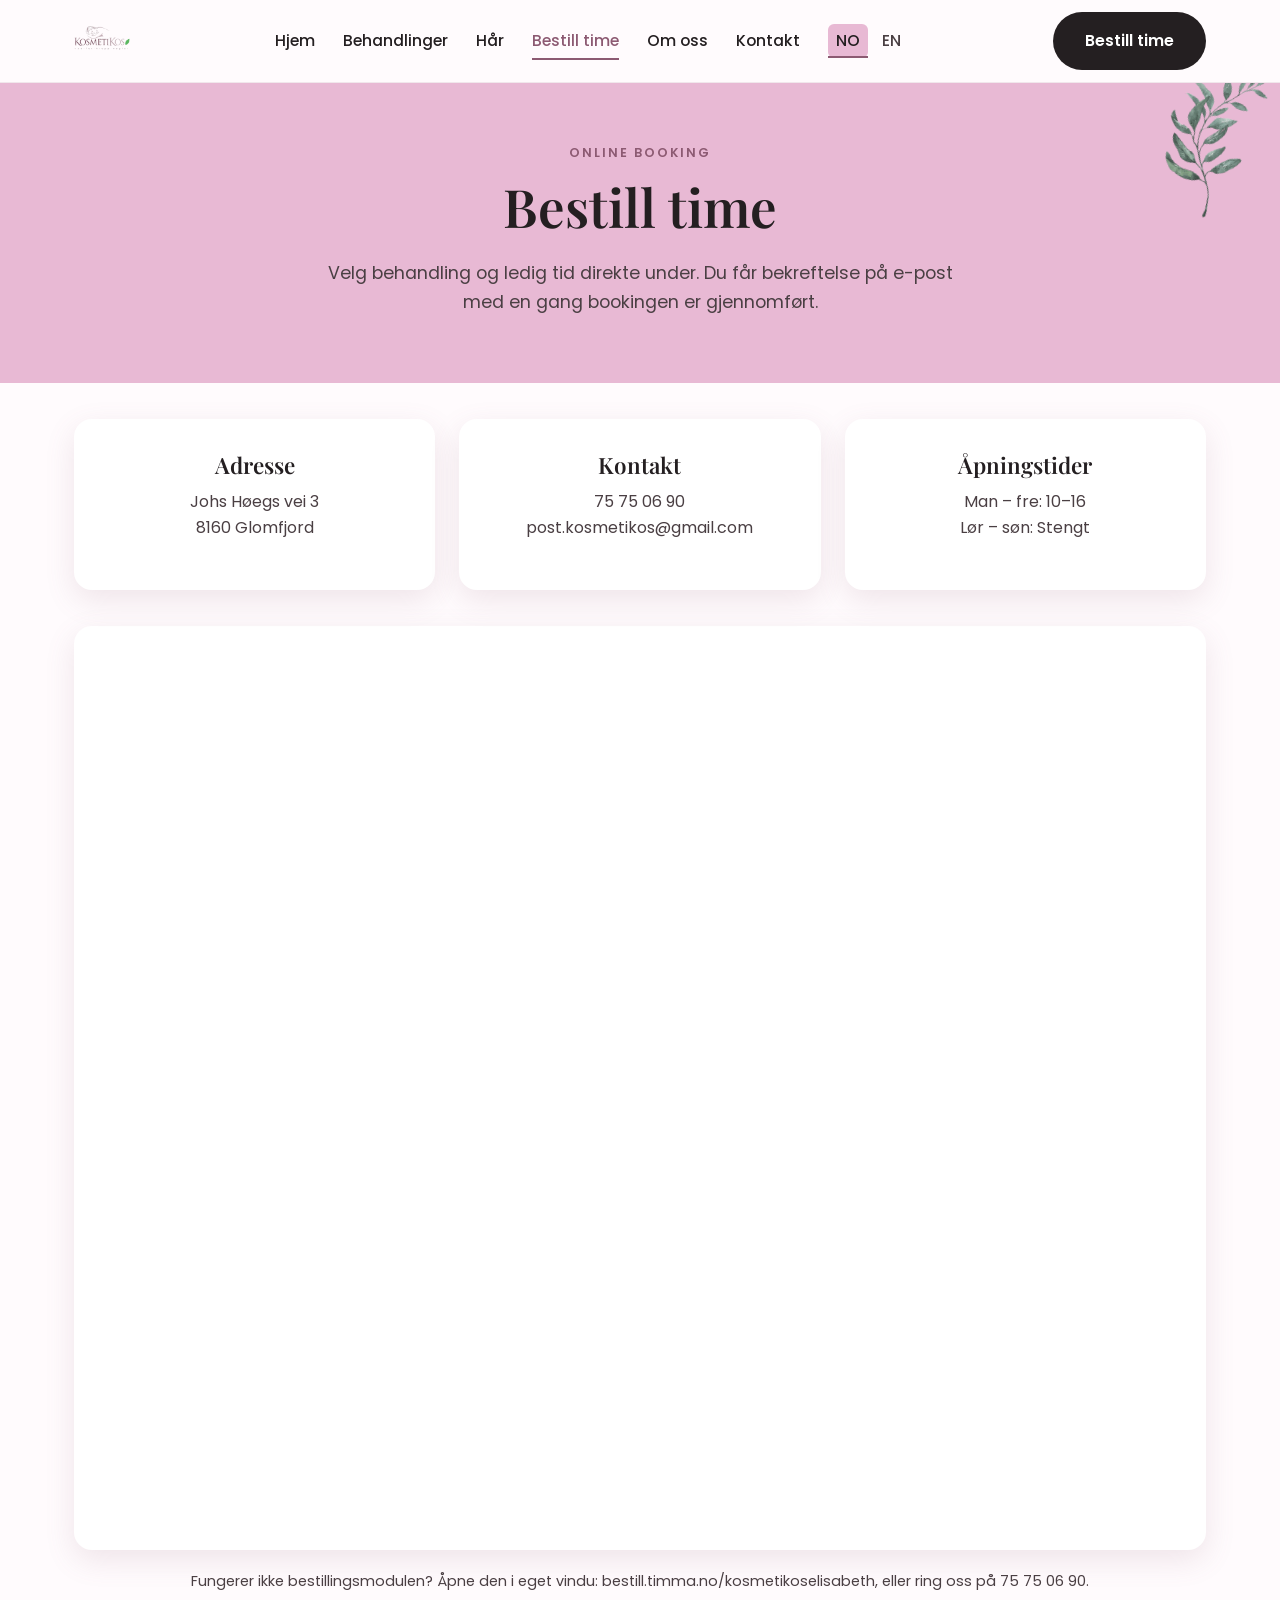
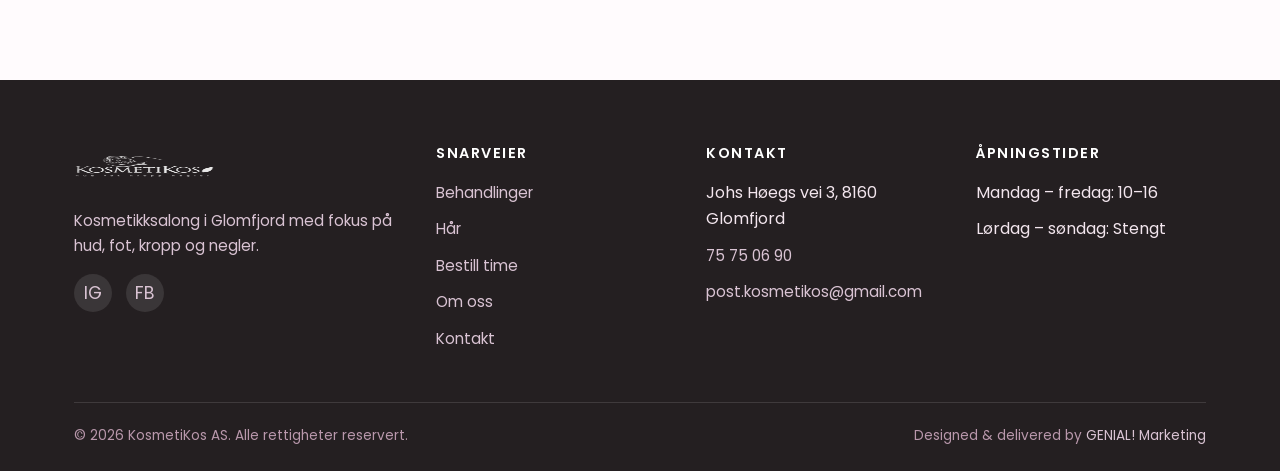
<file: bestill-time.html>
<!doctype html>
<html lang="nb">
<head>
<meta charset="UTF-8">
<meta name="viewport" content="width=device-width, initial-scale=1">
<title>Bestill time – KosmetiKos Glomfjord</title>
<meta name="description" content="Bestill time hos KosmetiKos i Glomfjord direkte online. Velg behandling, tid og få bekreftelse på e-post via vårt bestillingssystem.">
<link rel="canonical" href="https://kosmetikos.no/bestill-time.html">
<link rel="alternate" hreflang="nb" href="https://kosmetikos.no/bestill-time.html">
<link rel="alternate" hreflang="en" href="https://kosmetikos.no/en/booking.html">
<link rel="alternate" hreflang="x-default" href="https://kosmetikos.no/bestill-time.html">

<meta property="og:type" content="website">
<meta property="og:site_name" content="KosmetiKos">
<meta property="og:title" content="Bestill time – KosmetiKos Glomfjord">
<meta property="og:description" content="Bestill time hos KosmetiKos i Glomfjord direkte online.">
<meta property="og:url" content="https://kosmetikos.no/bestill-time.html">
<meta property="og:image" content="https://kosmetikos.no/assets/images/logo.png">
<meta property="og:locale" content="nb_NO">
<meta name="twitter:card" content="summary">

<link rel="icon" href="favicon.svg" type="image/svg+xml">
<link rel="preconnect" href="https://fonts.googleapis.com">
<link rel="preconnect" href="https://fonts.gstatic.com" crossorigin>
<link href="https://fonts.googleapis.com/css2?family=Playfair+Display:ital,wght@0,500;0,600;0,700;1,500;1,600&family=Poppins:wght@300;400;500;600&display=swap" rel="stylesheet">
<link rel="stylesheet" href="assets/css/style.css">
</head>
<body>
<a class="skip-link" href="#main">Hopp til innhold</a>

<header class="site-header">
  <div class="container">
    <a class="brand" href="index.html" aria-label="KosmetiKos – hjem">
      <img src="assets/images/logo.png" alt="KosmetiKos – hud, fot, kropp, negler" width="180" height="180">
    </a>
    <nav class="main-nav" aria-label="Hovedmeny">
      <a href="index.html">Hjem</a>
      <a href="behandlinger.html">Behandlinger</a>
      <a href="har.html">Hår</a>
      <a href="bestill-time.html" class="active">Bestill time</a>
      <a href="om-oss.html">Om oss</a>
      <a href="kontakt.html">Kontakt</a>
      <div class="lang-switch">
        <a href="bestill-time.html" class="active">NO</a>
        <a href="en/booking.html">EN</a>
      </div>
    </nav>
    <div class="header-actions">
      <a class="btn btn-primary" href="bestill-time.html">Bestill time</a>
      <button class="nav-toggle" aria-label="Åpne meny" aria-expanded="false"><span></span></button>
    </div>
  </div>
</header>

<main id="main">

  <section class="hero" style="padding:56px 0 48px;">
    <img class="leaf-decor top-right" src="assets/images/leaf-branch-dark.png" alt="" loading="eager">
    <div class="container" style="grid-template-columns:1fr; text-align:center;">
      <div>
        <span class="eyebrow">Online booking</span>
        <h1>Bestill time</h1>
        <p class="lead center">Velg behandling og ledig tid direkte under. Du får bekreftelse på e-post med en gang bookingen er gjennomført.</p>
      </div>
    </div>
  </section>

  <section class="section" style="padding-top:0;">
    <div class="container">

      <div class="booking-info">
        <div class="card">
          <h3>Adresse</h3>
          <p>Johs Høegs vei 3<br>8160 Glomfjord</p>
        </div>
        <div class="card">
          <h3>Kontakt</h3>
          <p><a href="tel:+4775750690">75 75 06 90</a><br><a href="mailto:post.kosmetikos@gmail.com">post.kosmetikos@gmail.com</a></p>
        </div>
        <div class="card">
          <h3>Åpningstider</h3>
          <p>Man – fre: 10–16<br>Lør – søn: Stengt</p>
        </div>
      </div>

      <div class="booking-frame-wrap">
        <iframe
          src="https://bestill.timma.no/kosmetikoselisabeth"
          title="KosmetiKos online booking via Timma"
          referrerpolicy="no-referrer-when-downgrade">
        </iframe>
      </div>

      <p class="center" style="margin-top:20px; font-size:0.9rem; color:var(--color-text);">
        Fungerer ikke bestillingsmodulen? Åpne den i eget vindu:
        <a href="https://bestill.timma.no/kosmetikoselisabeth" target="_blank" rel="noopener">bestill.timma.no/kosmetikoselisabeth</a>,
        eller ring oss på <a href="tel:+4775750690">75 75 06 90</a>.
      </p>

    </div>
  </section>

</main>

<footer class="site-footer">
  <div class="container">
    <div class="footer-grid">
      <div class="footer-brand">
        <img src="assets/images/logo.png" alt="KosmetiKos" width="140" height="140">
        <p>Kosmetikksalong i Glomfjord med fokus på hud, fot, kropp og negler.</p>
        <div class="social-row">
          <a href="https://www.instagram.com/kosmetikos8160/" aria-label="Instagram" target="_blank" rel="noopener">IG</a>
          <a href="https://www.facebook.com/kosmetiKos8160/" aria-label="Facebook" target="_blank" rel="noopener">FB</a>
        </div>
      </div>
      <div>
        <h4>Snarveier</h4>
        <ul>
          <li><a href="behandlinger.html">Behandlinger</a></li>
          <li><a href="har.html">Hår</a></li>
          <li><a href="bestill-time.html">Bestill time</a></li>
          <li><a href="om-oss.html">Om oss</a></li>
          <li><a href="kontakt.html">Kontakt</a></li>
        </ul>
      </div>
      <div>
        <h4>Kontakt</h4>
        <ul>
          <li>Johs Høegs vei 3, 8160 Glomfjord</li>
          <li><a href="tel:+4775750690">75 75 06 90</a></li>
          <li><a href="mailto:post.kosmetikos@gmail.com">post.kosmetikos@gmail.com</a></li>
        </ul>
      </div>
      <div>
        <h4>Åpningstider</h4>
        <ul>
          <li>Mandag – fredag: 10–16</li>
          <li>Lørdag – søndag: Stengt</li>
        </ul>
      </div>
    </div>
    <div class="footer-bottom">
      <span>© <span id="year"></span> KosmetiKos AS. Alle rettigheter reservert.</span>
      <span>Designed &amp; delivered by <a href="https://genialmarketing.no" target="_blank" rel="noopener">GENIAL! Marketing</a></span>
    </div>
  </div>
</footer>

<script>document.getElementById("year").textContent = new Date().getFullYear();</script>
<script src="assets/js/main.js"></script>
</body>
</html>
</file>
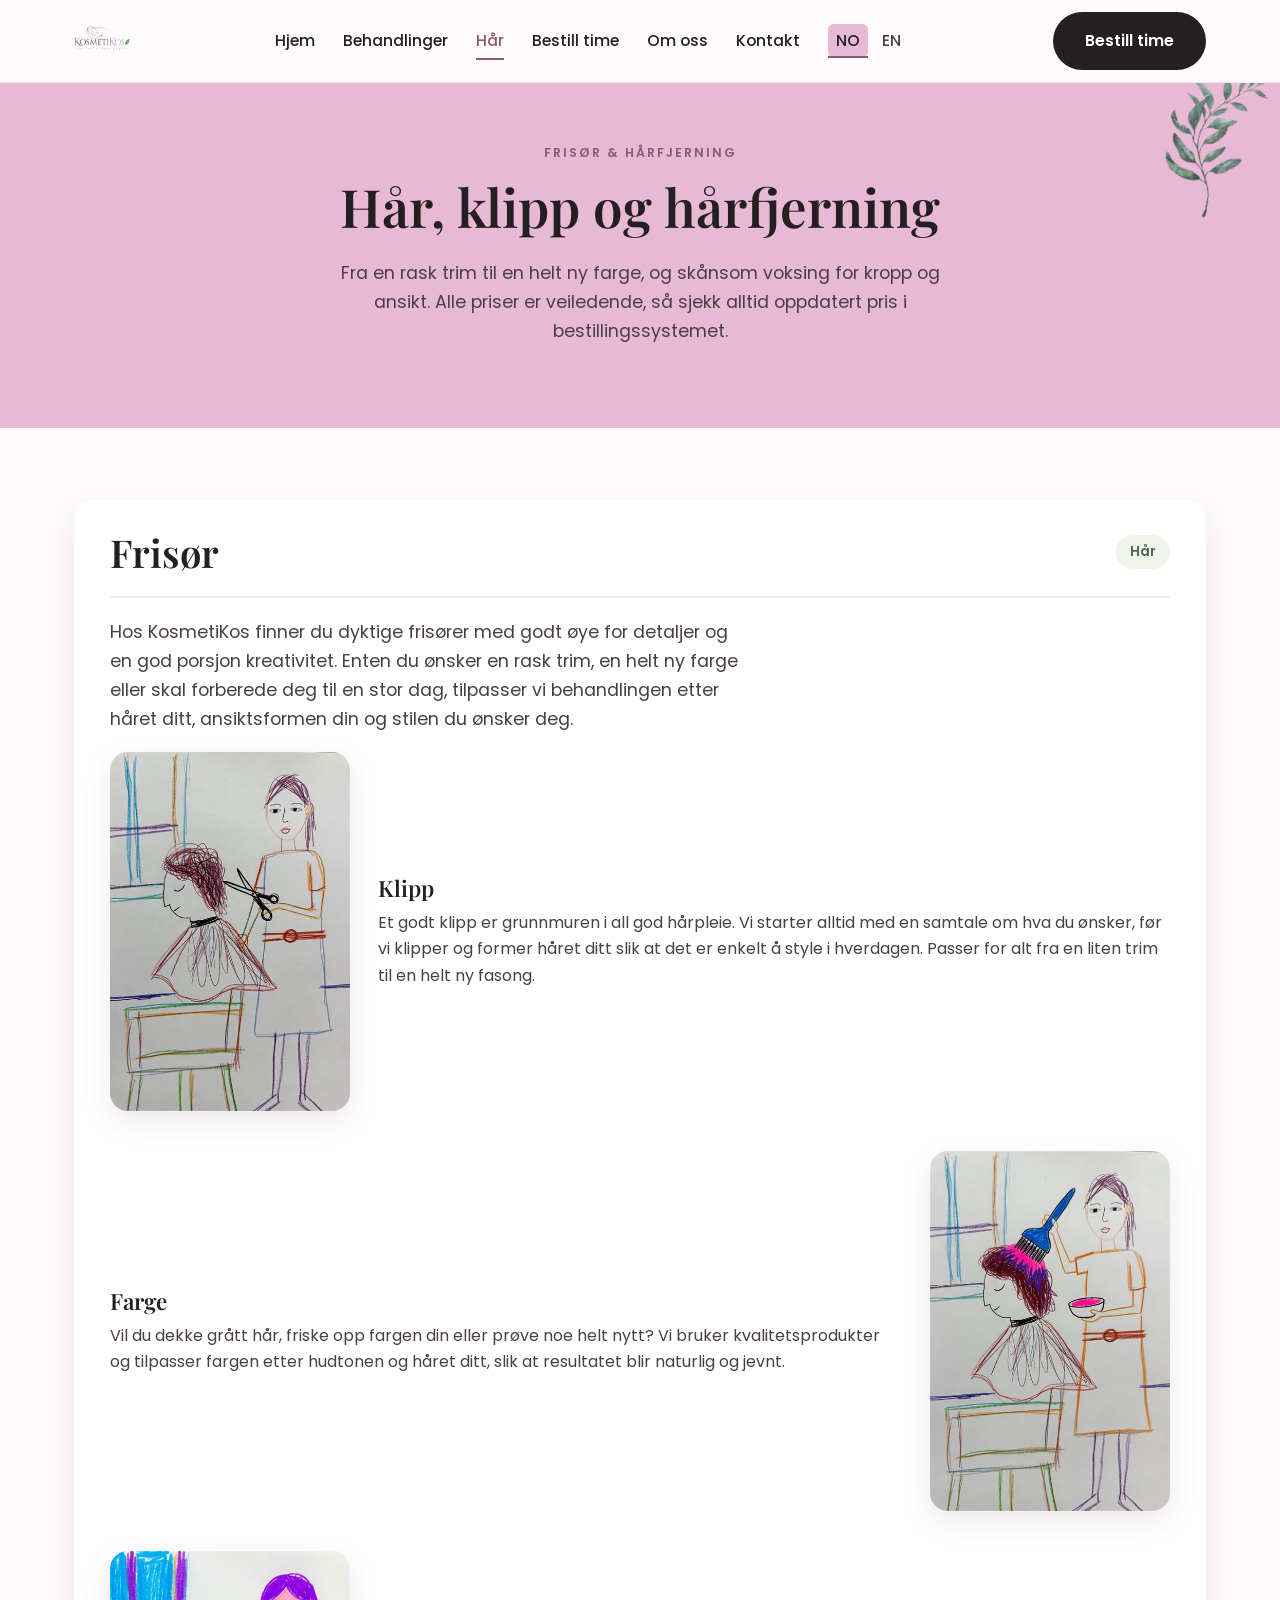
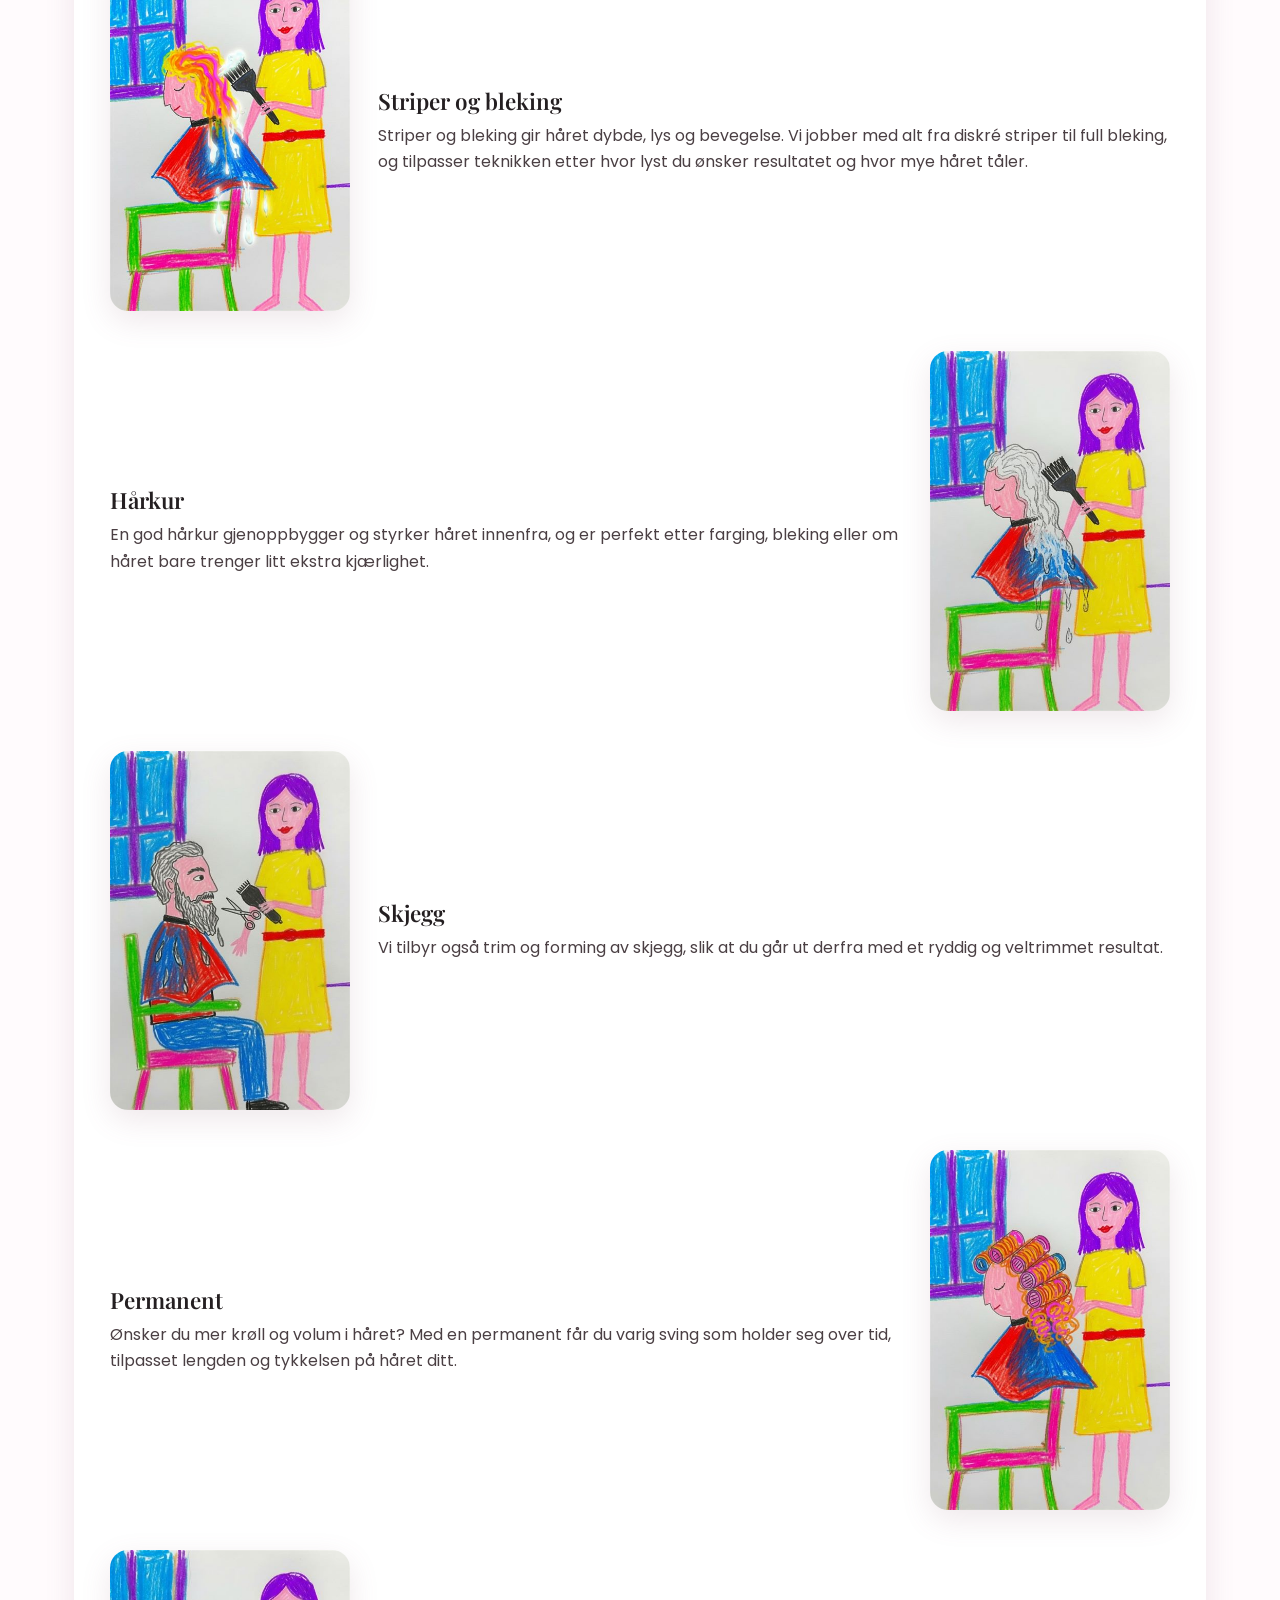
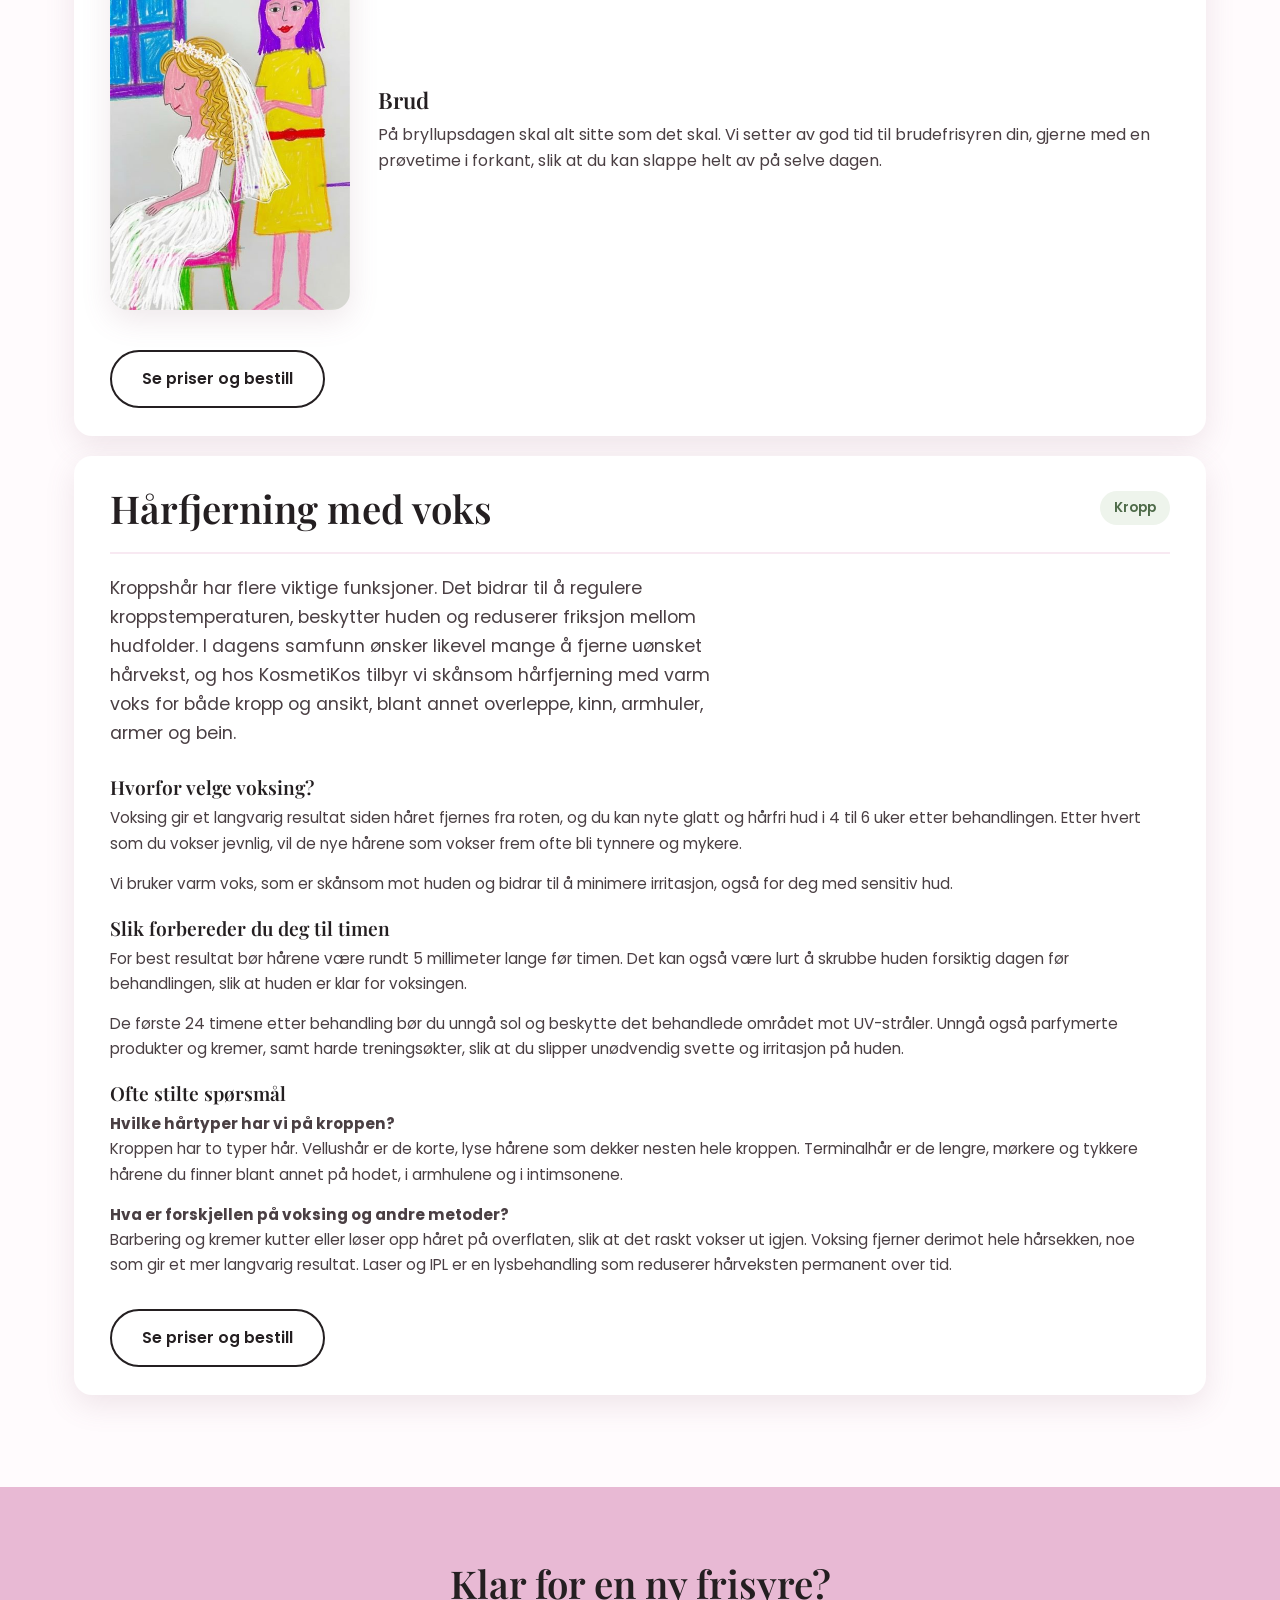
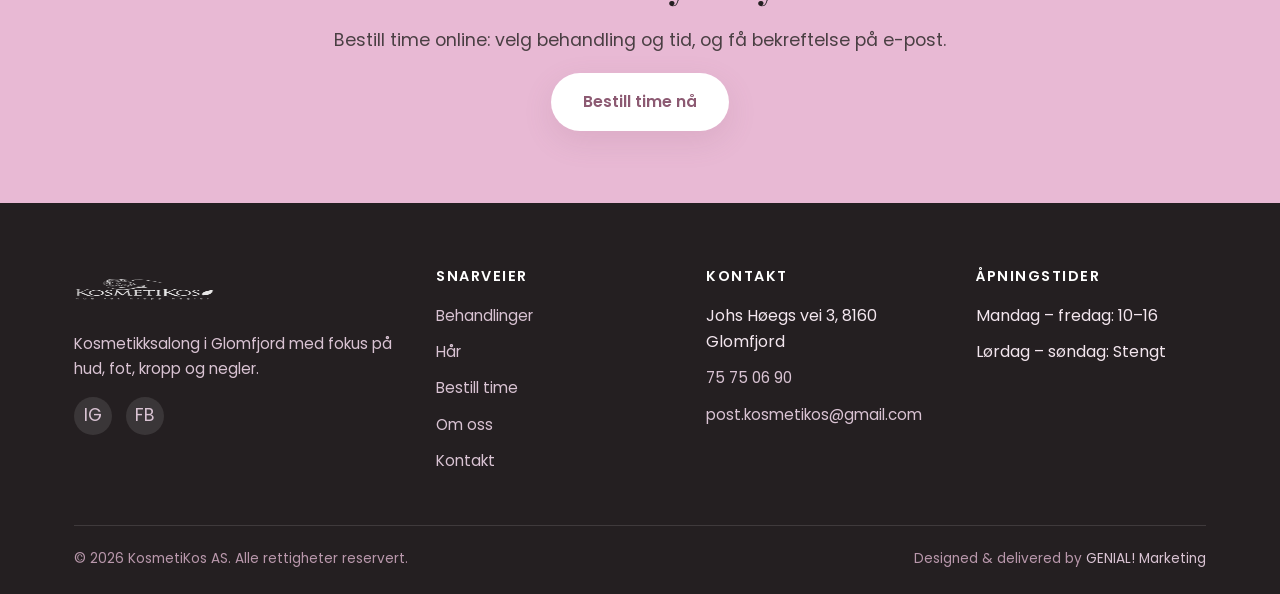
<file: har.html>
<!doctype html>
<html lang="nb">
<head>
<meta charset="UTF-8">
<meta name="viewport" content="width=device-width, initial-scale=1">
<title>Frisør & hårfjerning – KosmetiKos Glomfjord</title>
<meta name="description" content="Frisørtjenester og hårfjerning med voks hos KosmetiKos i Glomfjord. Klipp, farge, striper, hårkur, permanent, brud og skånsom voksing for kropp og ansikt.">
<link rel="canonical" href="https://kosmetikos.no/har.html">
<link rel="alternate" hreflang="nb" href="https://kosmetikos.no/har.html">
<link rel="alternate" hreflang="en" href="https://kosmetikos.no/en/hair.html">
<link rel="alternate" hreflang="x-default" href="https://kosmetikos.no/har.html">

<meta property="og:type" content="website">
<meta property="og:site_name" content="KosmetiKos">
<meta property="og:title" content="Frisør & hårfjerning – KosmetiKos Glomfjord">
<meta property="og:description" content="Frisørtjenester og hårfjerning med voks hos KosmetiKos i Glomfjord.">
<meta property="og:url" content="https://kosmetikos.no/har.html">
<meta property="og:image" content="https://kosmetikos.no/assets/images/logo.png">
<meta property="og:locale" content="nb_NO">
<meta name="twitter:card" content="summary">

<link rel="icon" href="favicon.svg" type="image/svg+xml">
<link rel="preconnect" href="https://fonts.googleapis.com">
<link rel="preconnect" href="https://fonts.gstatic.com" crossorigin>
<link href="https://fonts.googleapis.com/css2?family=Playfair+Display:ital,wght@0,500;0,600;0,700;1,500;1,600&family=Poppins:wght@300;400;500;600&display=swap" rel="stylesheet">
<link rel="stylesheet" href="assets/css/style.css">
</head>
<body>
<a class="skip-link" href="#main">Hopp til innhold</a>

<header class="site-header">
  <div class="container">
    <a class="brand" href="index.html" aria-label="KosmetiKos – hjem">
      <img src="assets/images/logo.png" alt="KosmetiKos – hud, fot, kropp, negler" width="180" height="180">
    </a>
    <nav class="main-nav" aria-label="Hovedmeny">
      <a href="index.html">Hjem</a>
      <a href="behandlinger.html">Behandlinger</a>
      <a href="har.html" class="active">Hår</a>
      <a href="bestill-time.html">Bestill time</a>
      <a href="om-oss.html">Om oss</a>
      <a href="kontakt.html">Kontakt</a>
      <div class="lang-switch">
        <a href="har.html" class="active">NO</a>
        <a href="en/hair.html">EN</a>
      </div>
    </nav>
    <div class="header-actions">
      <a class="btn btn-primary" href="bestill-time.html">Bestill time</a>
      <button class="nav-toggle" aria-label="Åpne meny" aria-expanded="false"><span></span></button>
    </div>
  </div>
</header>

<main id="main">

  <section class="hero" style="padding:56px 0 64px;">
    <img class="leaf-decor top-right" src="assets/images/leaf-branch-dark.png" alt="" loading="lazy">
    <div class="container" style="grid-template-columns:1fr; text-align:center;">
      <div>
        <span class="eyebrow">Frisør &amp; hårfjerning</span>
        <h1>Hår, klipp og hårfjerning</h1>
        <p class="lead center">Fra en rask trim til en helt ny farge, og skånsom voksing for kropp og ansikt. Alle priser er veiledende, så sjekk alltid oppdatert pris i bestillingssystemet.</p>
      </div>
    </div>
  </section>

  <section class="section">
    <div class="container">

      <!-- Frisør -->
      <div class="category-block" id="frisor">
        <div class="category-block__head">
          <div class="category-block__head-left">
            <h2>Frisør</h2>
          </div>
          <span class="category-block__tag">Hår</span>
        </div>
        <div class="category-block__body">
        <p class="lead">Hos KosmetiKos finner du dyktige frisører med godt øye for detaljer og en god porsjon kreativitet. Enten du ønsker en rask trim, en helt ny farge eller skal forberede deg til en stor dag, tilpasser vi behandlingen etter håret ditt, ansiktsformen din og stilen du ønsker deg.</p>

        <div class="hair-feature">
          <img class="hair-feature__image" src="assets/images/hair/klipp.jpg" alt="Klipp hos frisøren" loading="lazy">
          <div class="hair-feature__text">
            <h3>Klipp</h3>
            <p>Et godt klipp er grunnmuren i all god hårpleie. Vi starter alltid med en samtale om hva du ønsker, før vi klipper og former håret ditt slik at det er enkelt å style i hverdagen. Passer for alt fra en liten trim til en helt ny fasong.</p>
          </div>
        </div>

        <div class="hair-feature hair-feature--reverse">
          <img class="hair-feature__image" src="assets/images/hair/farging.jpg" alt="Farging hos frisøren" loading="lazy">
          <div class="hair-feature__text">
            <h3>Farge</h3>
            <p>Vil du dekke grått hår, friske opp fargen din eller prøve noe helt nytt? Vi bruker kvalitetsprodukter og tilpasser fargen etter hudtonen og håret ditt, slik at resultatet blir naturlig og jevnt.</p>
          </div>
        </div>

        <div class="hair-feature">
          <img class="hair-feature__image" src="assets/images/hair/bleking.jpg" alt="Striper og bleking hos frisøren" loading="lazy">
          <div class="hair-feature__text">
            <h3>Striper og bleking</h3>
            <p>Striper og bleking gir håret dybde, lys og bevegelse. Vi jobber med alt fra diskré striper til full bleking, og tilpasser teknikken etter hvor lyst du ønsker resultatet og hvor mye håret tåler.</p>
          </div>
        </div>

        <div class="hair-feature hair-feature--reverse">
          <img class="hair-feature__image" src="assets/images/hair/haarkur.jpg" alt="Hårkur hos frisøren" loading="lazy">
          <div class="hair-feature__text">
            <h3>Hårkur</h3>
            <p>En god hårkur gjenoppbygger og styrker håret innenfra, og er perfekt etter farging, bleking eller om håret bare trenger litt ekstra kjærlighet.</p>
          </div>
        </div>

        <div class="hair-feature">
          <img class="hair-feature__image" src="assets/images/hair/skjegg.jpg" alt="Skjeggtrim hos frisøren" loading="lazy">
          <div class="hair-feature__text">
            <h3>Skjegg</h3>
            <p>Vi tilbyr også trim og forming av skjegg, slik at du går ut derfra med et ryddig og veltrimmet resultat.</p>
          </div>
        </div>

        <div class="hair-feature hair-feature--reverse">
          <img class="hair-feature__image" src="assets/images/hair/permanent.jpg" alt="Permanent hos frisøren" loading="lazy">
          <div class="hair-feature__text">
            <h3>Permanent</h3>
            <p>Ønsker du mer krøll og volum i håret? Med en permanent får du varig sving som holder seg over tid, tilpasset lengden og tykkelsen på håret ditt.</p>
          </div>
        </div>

        <div class="hair-feature">
          <img class="hair-feature__image" src="assets/images/hair/brud.jpg" alt="Brudefrisyre hos frisøren" loading="lazy">
          <div class="hair-feature__text">
            <h3>Brud</h3>
            <p>På bryllupsdagen skal alt sitte som det skal. Vi setter av god tid til brudefrisyren din, gjerne med en prøvetime i forkant, slik at du kan slappe helt av på selve dagen.</p>
          </div>
        </div>

        <div class="category-block__footer">
          <a class="btn btn-outline" href="bestill-time.html">Se priser og bestill</a>
        </div>
        </div>
      </div>

      <!-- Hårfjerning -->
      <div class="category-block" id="harfjerning">
        <div class="category-block__head">
          <div class="category-block__head-left">
            <h2>Hårfjerning med voks</h2>
          </div>
          <span class="category-block__tag">Kropp</span>
        </div>
        <div class="category-block__body">
        <p class="lead">Kroppshår har flere viktige funksjoner. Det bidrar til å regulere kroppstemperaturen, beskytter huden og reduserer friksjon mellom hudfolder. I dagens samfunn ønsker likevel mange å fjerne uønsket hårvekst, og hos KosmetiKos tilbyr vi skånsom hårfjerning med varm voks for både kropp og ansikt, blant annet overleppe, kinn, armhuler, armer og bein.</p>

        <div class="sub-item sub-item--plain">
          <h3 class="sub-item__name">Hvorfor velge voksing?</h3>
          <div class="sub-item__body">
            <p>Voksing gir et langvarig resultat siden håret fjernes fra roten, og du kan nyte glatt og hårfri hud i 4 til 6 uker etter behandlingen. Etter hvert som du vokser jevnlig, vil de nye hårene som vokser frem ofte bli tynnere og mykere.</p>
            <p>Vi bruker varm voks, som er skånsom mot huden og bidrar til å minimere irritasjon, også for deg med sensitiv hud.</p>
          </div>
        </div>

        <div class="sub-item sub-item--plain">
          <h3 class="sub-item__name">Slik forbereder du deg til timen</h3>
          <div class="sub-item__body">
            <p>For best resultat bør hårene være rundt 5 millimeter lange før timen. Det kan også være lurt å skrubbe huden forsiktig dagen før behandlingen, slik at huden er klar for voksingen.</p>
            <p>De første 24 timene etter behandling bør du unngå sol og beskytte det behandlede området mot UV-stråler. Unngå også parfymerte produkter og kremer, samt harde treningsøkter, slik at du slipper unødvendig svette og irritasjon på huden.</p>
          </div>
        </div>

        <div class="sub-item sub-item--plain">
          <h3 class="sub-item__name">Ofte stilte spørsmål</h3>
          <div class="sub-item__body">
            <p><strong>Hvilke hårtyper har vi på kroppen?</strong><br>Kroppen har to typer hår. Vellushår er de korte, lyse hårene som dekker nesten hele kroppen. Terminalhår er de lengre, mørkere og tykkere hårene du finner blant annet på hodet, i armhulene og i intimsonene.</p>
            <p><strong>Hva er forskjellen på voksing og andre metoder?</strong><br>Barbering og kremer kutter eller løser opp håret på overflaten, slik at det raskt vokser ut igjen. Voksing fjerner derimot hele hårsekken, noe som gir et mer langvarig resultat. Laser og IPL er en lysbehandling som reduserer hårveksten permanent over tid.</p>
          </div>
        </div>

        <div class="category-block__footer">
          <a class="btn btn-outline" href="bestill-time.html">Se priser og bestill</a>
        </div>
        </div>
      </div>

    </div>
  </section>

  <section class="section section--pink">
    <div class="container center">
      <h2>Klar for en ny frisyre?</h2>
      <p class="lead center">Bestill time online: velg behandling og tid, og få bekreftelse på e-post.</p>
      <a class="btn btn-pink" href="bestill-time.html">Bestill time nå</a>
    </div>
  </section>

</main>

<footer class="site-footer">
  <div class="container">
    <div class="footer-grid">
      <div class="footer-brand">
        <img src="assets/images/logo.png" alt="KosmetiKos" width="140" height="140">
        <p>Kosmetikksalong i Glomfjord med fokus på hud, fot, kropp og negler.</p>
        <div class="social-row">
          <a href="https://www.instagram.com/kosmetikos8160/" aria-label="Instagram" target="_blank" rel="noopener">IG</a>
          <a href="https://www.facebook.com/kosmetiKos8160/" aria-label="Facebook" target="_blank" rel="noopener">FB</a>
        </div>
      </div>
      <div>
        <h4>Snarveier</h4>
        <ul>
          <li><a href="behandlinger.html">Behandlinger</a></li>
          <li><a href="har.html">Hår</a></li>
          <li><a href="bestill-time.html">Bestill time</a></li>
          <li><a href="om-oss.html">Om oss</a></li>
          <li><a href="kontakt.html">Kontakt</a></li>
        </ul>
      </div>
      <div>
        <h4>Kontakt</h4>
        <ul>
          <li>Johs Høegs vei 3, 8160 Glomfjord</li>
          <li><a href="tel:+4775750690">75 75 06 90</a></li>
          <li><a href="mailto:post.kosmetikos@gmail.com">post.kosmetikos@gmail.com</a></li>
        </ul>
      </div>
      <div>
        <h4>Åpningstider</h4>
        <ul>
          <li>Mandag – fredag: 10–16</li>
          <li>Lørdag – søndag: Stengt</li>
        </ul>
      </div>
    </div>
    <div class="footer-bottom">
      <span>© <span id="year"></span> KosmetiKos AS. Alle rettigheter reservert.</span>
      <span>Designed &amp; delivered by <a href="https://genialmarketing.no" target="_blank" rel="noopener">GENIAL! Marketing</a></span>
    </div>
  </div>
</footer>

<script>document.getElementById("year").textContent = new Date().getFullYear();</script>
<script src="assets/js/main.js"></script>
</body>
</html>
</file>
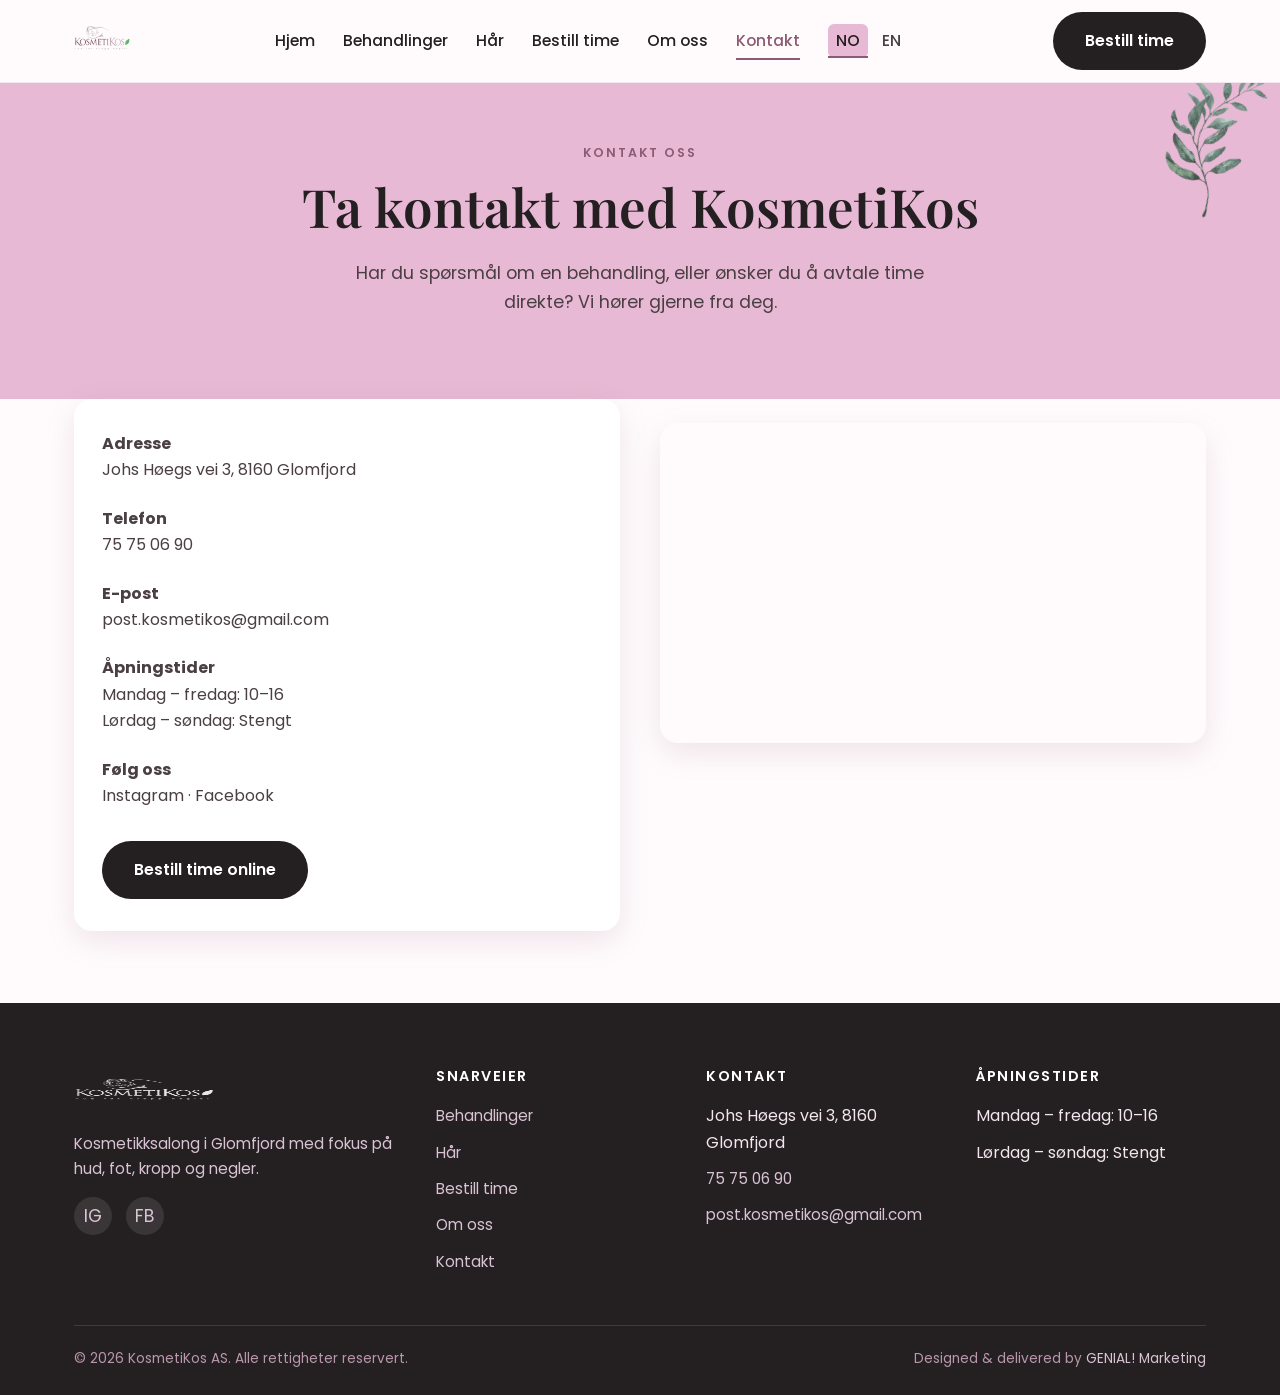
<file: kontakt.html>
<!doctype html>
<html lang="nb">
<head>
<meta charset="UTF-8">
<meta name="viewport" content="width=device-width, initial-scale=1">
<title>Kontakt – KosmetiKos Glomfjord</title>
<meta name="description" content="Kontakt KosmetiKos i Glomfjord for hud-, fot-, kropp- og neglebehandling. Se adresse, telefon, åpningstider og kart, eller bestill time direkte på nettsiden.">
<link rel="canonical" href="https://kosmetikos.no/kontakt.html">
<link rel="alternate" hreflang="nb" href="https://kosmetikos.no/kontakt.html">
<link rel="alternate" hreflang="en" href="https://kosmetikos.no/en/contact.html">
<link rel="alternate" hreflang="x-default" href="https://kosmetikos.no/kontakt.html">

<meta property="og:type" content="website">
<meta property="og:site_name" content="KosmetiKos">
<meta property="og:title" content="Kontakt – KosmetiKos Glomfjord">
<meta property="og:description" content="Adresse, telefon, e-post, åpningstider og kart for KosmetiKos i Glomfjord.">
<meta property="og:url" content="https://kosmetikos.no/kontakt.html">
<meta property="og:image" content="https://kosmetikos.no/assets/images/logo.png">
<meta property="og:locale" content="nb_NO">
<meta name="twitter:card" content="summary">

<link rel="icon" href="favicon.svg" type="image/svg+xml">
<link rel="preconnect" href="https://fonts.googleapis.com">
<link rel="preconnect" href="https://fonts.gstatic.com" crossorigin>
<link href="https://fonts.googleapis.com/css2?family=Playfair+Display:ital,wght@0,500;0,600;0,700;1,500;1,600&family=Poppins:wght@300;400;500;600&display=swap" rel="stylesheet">
<link rel="stylesheet" href="assets/css/style.css">

<script type="application/ld+json">
{
  "@context": "https://schema.org",
  "@type": "BeautySalon",
  "name": "KosmetiKos",
  "image": "https://kosmetikos.no/assets/images/logo.png",
  "url": "https://kosmetikos.no/",
  "telephone": "+4775750690",
  "email": "post.kosmetikos@gmail.com",
  "address": {
    "@type": "PostalAddress",
    "streetAddress": "Johs Høegs vei 3",
    "addressLocality": "Glomfjord",
    "postalCode": "8160",
    "addressCountry": "NO"
  },
  "openingHoursSpecification": [
    { "@type": "OpeningHoursSpecification", "dayOfWeek": ["Monday","Tuesday","Wednesday","Thursday","Friday"], "opens": "10:00", "closes": "16:00" }
  ],
  "sameAs": [
    "https://www.instagram.com/kosmetikos8160/",
    "https://www.facebook.com/kosmetiKos8160/"
  ]
}
</script>
</head>
<body>
<a class="skip-link" href="#main">Hopp til innhold</a>

<header class="site-header">
  <div class="container">
    <a class="brand" href="index.html" aria-label="KosmetiKos – hjem">
      <img src="assets/images/logo.png" alt="KosmetiKos – hud, fot, kropp, negler" width="180" height="180">
    </a>
    <nav class="main-nav" aria-label="Hovedmeny">
      <a href="index.html">Hjem</a>
      <a href="behandlinger.html">Behandlinger</a>
      <a href="har.html">Hår</a>
      <a href="bestill-time.html">Bestill time</a>
      <a href="om-oss.html">Om oss</a>
      <a href="kontakt.html" class="active">Kontakt</a>
      <div class="lang-switch">
        <a href="kontakt.html" class="active">NO</a>
        <a href="en/contact.html">EN</a>
      </div>
    </nav>
    <div class="header-actions">
      <a class="btn btn-primary" href="bestill-time.html">Bestill time</a>
      <button class="nav-toggle" aria-label="Åpne meny" aria-expanded="false"><span></span></button>
    </div>
  </div>
</header>

<main id="main">

  <section class="hero" style="padding:56px 0 64px;">
    <img class="leaf-decor top-right" src="assets/images/leaf-branch-dark.png" alt="" loading="eager">
    <div class="container" style="grid-template-columns:1fr; text-align:center;">
      <div>
        <span class="eyebrow">Kontakt oss</span>
        <h1>Ta kontakt med KosmetiKos</h1>
        <p class="lead center">Har du spørsmål om en behandling, eller ønsker du å avtale time direkte? Vi hører gjerne fra deg.</p>
      </div>
    </div>
  </section>

  <section class="section" style="padding-top:0;">
    <div class="container">
      <div class="contact-grid">
        <div>
          <div class="card">
            <div class="contact-detail">
              <div>
                <strong>Adresse</strong>
                <p style="margin:0;">Johs Høegs vei 3, 8160 Glomfjord</p>
              </div>
            </div>
            <div class="contact-detail">
              <div>
                <strong>Telefon</strong>
                <p style="margin:0;"><a href="tel:+4775750690">75 75 06 90</a></p>
              </div>
            </div>
            <div class="contact-detail">
              <div>
                <strong>E-post</strong>
                <p style="margin:0;"><a href="mailto:post.kosmetikos@gmail.com">post.kosmetikos@gmail.com</a></p>
              </div>
            </div>
            <div class="contact-detail">
              <div>
                <strong>Åpningstider</strong>
                <p style="margin:0;">Mandag – fredag: 10–16<br>Lørdag – søndag: Stengt</p>
              </div>
            </div>
            <div class="contact-detail">
              <div>
                <strong>Følg oss</strong>
                <p style="margin:0;">
                  <a href="https://www.instagram.com/kosmetikos8160/" target="_blank" rel="noopener">Instagram</a> ·
                  <a href="https://www.facebook.com/kosmetiKos8160/" target="_blank" rel="noopener">Facebook</a>
                </p>
              </div>
            </div>
            <a class="btn btn-primary" href="bestill-time.html" style="margin-top:10px;">Bestill time online</a>
          </div>
        </div>
        <div>
          <div class="map-embed">
            <iframe
              src="https://www.google.com/maps?q=Johs+H%C3%B8egs+vei+3,+8160+Glomfjord&output=embed"
              title="Kart til KosmetiKos, Johs Høegs vei 3, Glomfjord"
              loading="lazy"
              referrerpolicy="no-referrer-when-downgrade">
            </iframe>
          </div>
        </div>
      </div>
    </div>
  </section>

</main>

<footer class="site-footer">
  <div class="container">
    <div class="footer-grid">
      <div class="footer-brand">
        <img src="assets/images/logo.png" alt="KosmetiKos" width="140" height="140">
        <p>Kosmetikksalong i Glomfjord med fokus på hud, fot, kropp og negler.</p>
        <div class="social-row">
          <a href="https://www.instagram.com/kosmetikos8160/" aria-label="Instagram" target="_blank" rel="noopener">IG</a>
          <a href="https://www.facebook.com/kosmetiKos8160/" aria-label="Facebook" target="_blank" rel="noopener">FB</a>
        </div>
      </div>
      <div>
        <h4>Snarveier</h4>
        <ul>
          <li><a href="behandlinger.html">Behandlinger</a></li>
          <li><a href="har.html">Hår</a></li>
          <li><a href="bestill-time.html">Bestill time</a></li>
          <li><a href="om-oss.html">Om oss</a></li>
          <li><a href="kontakt.html">Kontakt</a></li>
        </ul>
      </div>
      <div>
        <h4>Kontakt</h4>
        <ul>
          <li>Johs Høegs vei 3, 8160 Glomfjord</li>
          <li><a href="tel:+4775750690">75 75 06 90</a></li>
          <li><a href="mailto:post.kosmetikos@gmail.com">post.kosmetikos@gmail.com</a></li>
        </ul>
      </div>
      <div>
        <h4>Åpningstider</h4>
        <ul>
          <li>Mandag – fredag: 10–16</li>
          <li>Lørdag – søndag: Stengt</li>
        </ul>
      </div>
    </div>
    <div class="footer-bottom">
      <span>© <span id="year"></span> KosmetiKos AS. Alle rettigheter reservert.</span>
      <span>Designed &amp; delivered by <a href="https://genialmarketing.no" target="_blank" rel="noopener">GENIAL! Marketing</a></span>
    </div>
  </div>
</footer>

<script>document.getElementById("year").textContent = new Date().getFullYear();</script>
<script src="assets/js/main.js"></script>
</body>
</html>
</file>
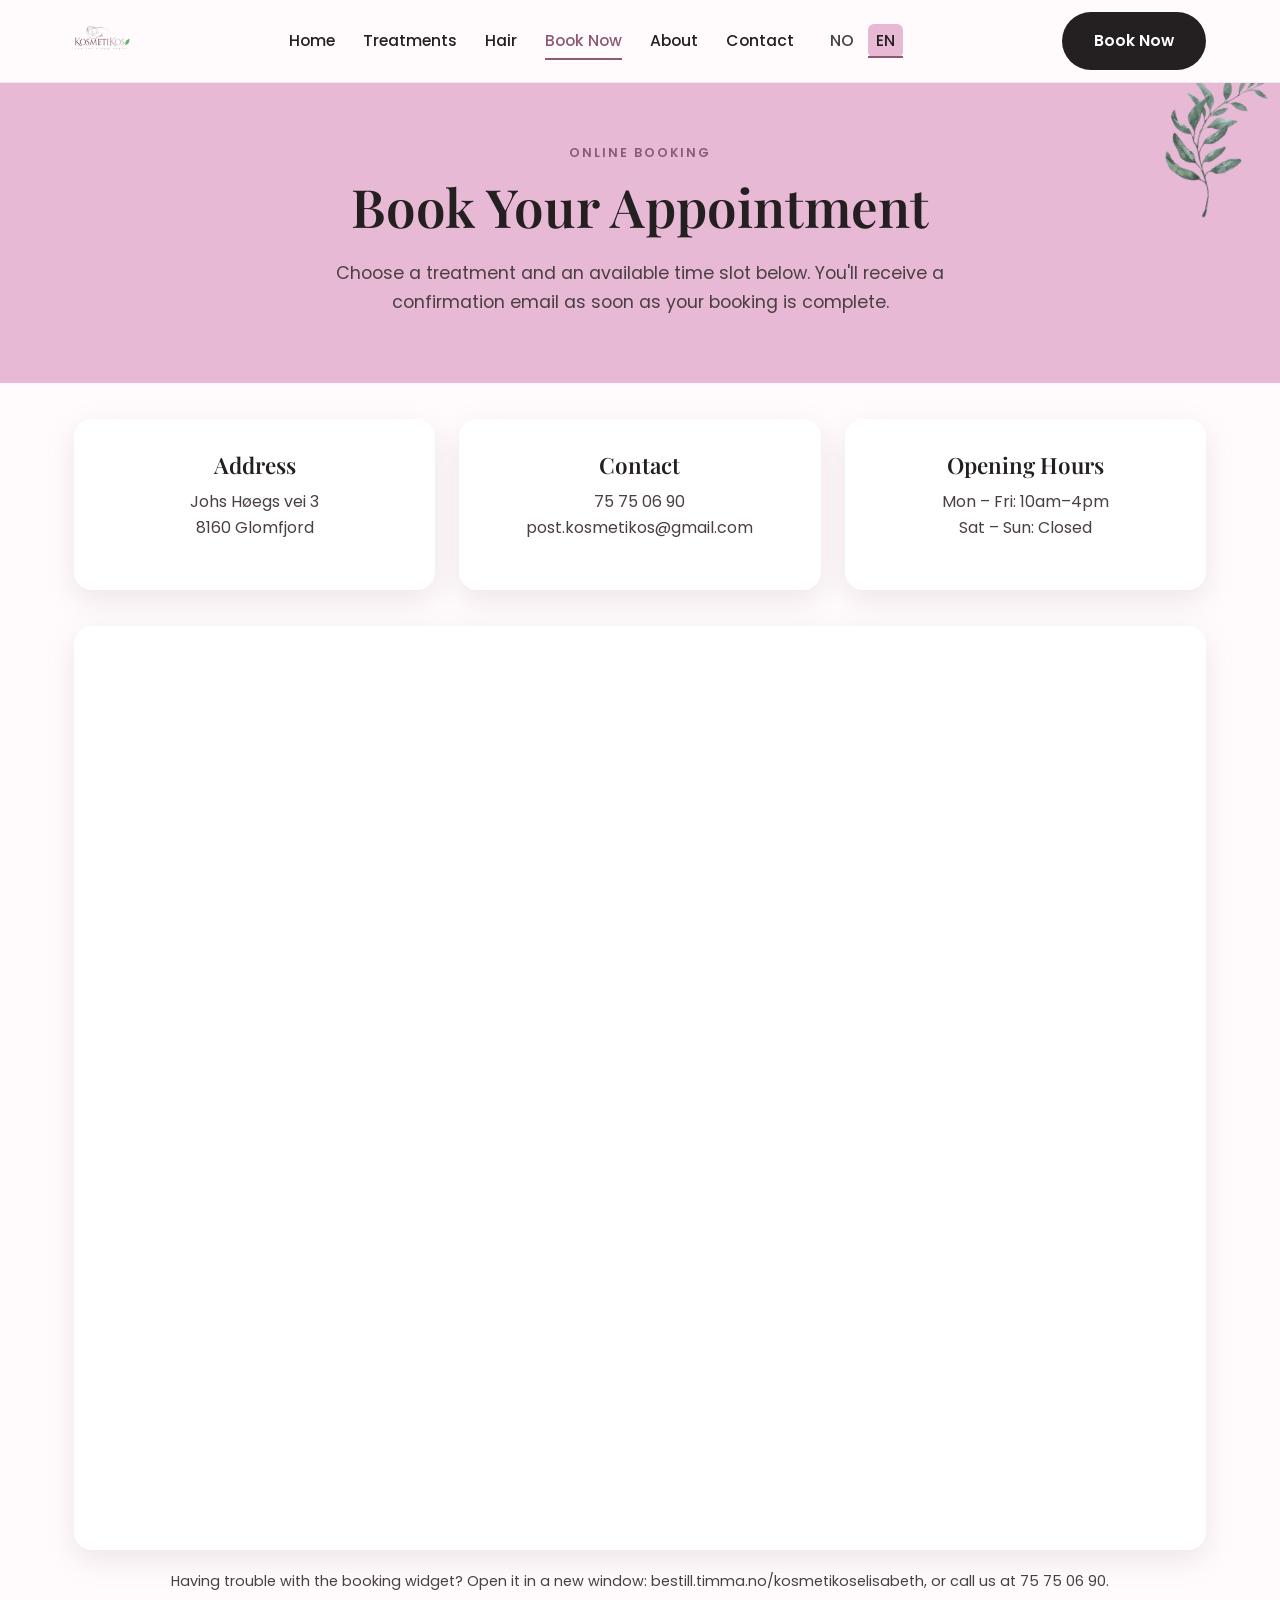
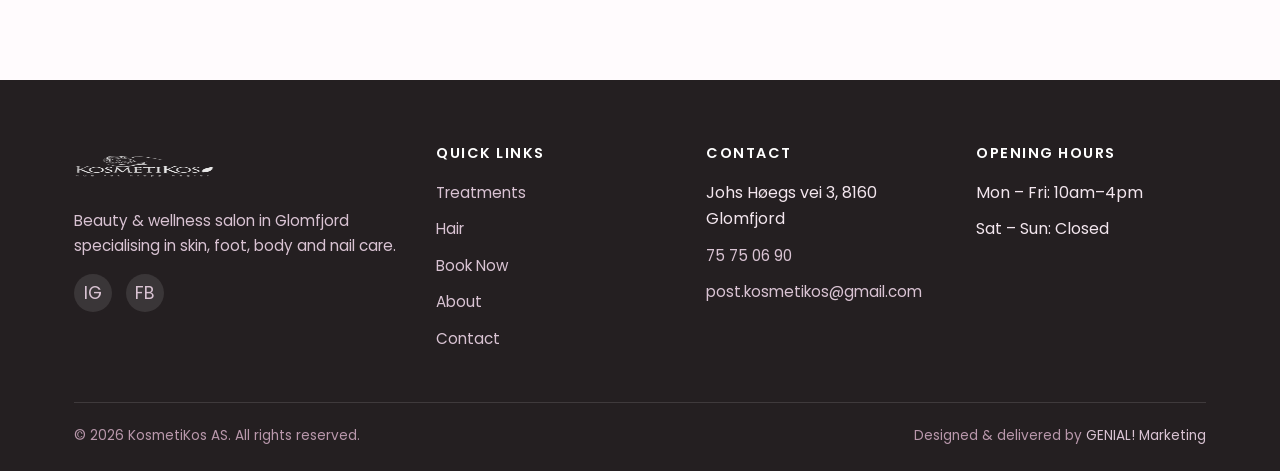
<file: en/booking.html>
<!doctype html>
<html lang="en">
<head>
<meta charset="UTF-8">
<meta name="viewport" content="width=device-width, initial-scale=1">
<title>Book Now – KosmetiKos Glomfjord</title>
<meta name="description" content="Book your appointment with KosmetiKos in Glomfjord online. Choose your treatment and time, then get instant confirmation by email, no phone call needed.">
<link rel="canonical" href="https://kosmetikos.no/en/booking.html">
<link rel="alternate" hreflang="nb" href="https://kosmetikos.no/bestill-time.html">
<link rel="alternate" hreflang="en" href="https://kosmetikos.no/en/booking.html">
<link rel="alternate" hreflang="x-default" href="https://kosmetikos.no/bestill-time.html">

<meta property="og:type" content="website">
<meta property="og:site_name" content="KosmetiKos">
<meta property="og:title" content="Book Now – KosmetiKos Glomfjord">
<meta property="og:description" content="Book your appointment with KosmetiKos in Glomfjord directly online.">
<meta property="og:url" content="https://kosmetikos.no/en/booking.html">
<meta property="og:image" content="https://kosmetikos.no/assets/images/logo.png">
<meta property="og:locale" content="en_US">
<meta name="twitter:card" content="summary">

<link rel="icon" href="../favicon.svg" type="image/svg+xml">
<link rel="preconnect" href="https://fonts.googleapis.com">
<link rel="preconnect" href="https://fonts.gstatic.com" crossorigin>
<link href="https://fonts.googleapis.com/css2?family=Playfair+Display:ital,wght@0,500;0,600;0,700;1,500;1,600&family=Poppins:wght@300;400;500;600&display=swap" rel="stylesheet">
<link rel="stylesheet" href="../assets/css/style.css">
</head>
<body>
<a class="skip-link" href="#main">Skip to content</a>

<header class="site-header">
  <div class="container">
    <a class="brand" href="index.html" aria-label="KosmetiKos – home">
      <img src="../assets/images/logo.png" alt="KosmetiKos – skin, foot, body, nails" width="180" height="180">
    </a>
    <nav class="main-nav" aria-label="Main menu">
      <a href="index.html">Home</a>
      <a href="treatments.html">Treatments</a>
      <a href="hair.html">Hair</a>
      <a href="booking.html" class="active">Book Now</a>
      <a href="about.html">About</a>
      <a href="contact.html">Contact</a>
      <div class="lang-switch">
        <a href="../bestill-time.html">NO</a>
        <a href="booking.html" class="active">EN</a>
      </div>
    </nav>
    <div class="header-actions">
      <a class="btn btn-primary" href="booking.html">Book Now</a>
      <button class="nav-toggle" aria-label="Open menu" aria-expanded="false"><span></span></button>
    </div>
  </div>
</header>

<main id="main">

  <section class="hero" style="padding:56px 0 48px;">
    <img class="leaf-decor top-right" src="../assets/images/leaf-branch-dark.png" alt="" loading="eager">
    <div class="container" style="grid-template-columns:1fr; text-align:center;">
      <div>
        <span class="eyebrow">Online booking</span>
        <h1>Book Your Appointment</h1>
        <p class="lead center">Choose a treatment and an available time slot below. You'll receive a confirmation email as soon as your booking is complete.</p>
      </div>
    </div>
  </section>

  <section class="section" style="padding-top:0;">
    <div class="container">

      <div class="booking-info">
        <div class="card">
          <h3>Address</h3>
          <p>Johs Høegs vei 3<br>8160 Glomfjord</p>
        </div>
        <div class="card">
          <h3>Contact</h3>
          <p><a href="tel:+4775750690">75 75 06 90</a><br><a href="mailto:post.kosmetikos@gmail.com">post.kosmetikos@gmail.com</a></p>
        </div>
        <div class="card">
          <h3>Opening Hours</h3>
          <p>Mon – Fri: 10am–4pm<br>Sat – Sun: Closed</p>
        </div>
      </div>

      <div class="booking-frame-wrap">
        <iframe
          src="https://bestill.timma.no/kosmetikoselisabeth"
          title="KosmetiKos online booking via Timma"
          referrerpolicy="no-referrer-when-downgrade">
        </iframe>
      </div>

      <p class="center" style="margin-top:20px; font-size:0.9rem; color:var(--color-text);">
        Having trouble with the booking widget? Open it in a new window:
        <a href="https://bestill.timma.no/kosmetikoselisabeth" target="_blank" rel="noopener">bestill.timma.no/kosmetikoselisabeth</a>,
        or call us at <a href="tel:+4775750690">75 75 06 90</a>.
      </p>

    </div>
  </section>

</main>

<footer class="site-footer">
  <div class="container">
    <div class="footer-grid">
      <div class="footer-brand">
        <img src="../assets/images/logo.png" alt="KosmetiKos" width="140" height="140">
        <p>Beauty & wellness salon in Glomfjord specialising in skin, foot, body and nail care.</p>
        <div class="social-row">
          <a href="https://www.instagram.com/kosmetikos8160/" aria-label="Instagram" target="_blank" rel="noopener">IG</a>
          <a href="https://www.facebook.com/kosmetiKos8160/" aria-label="Facebook" target="_blank" rel="noopener">FB</a>
        </div>
      </div>
      <div>
        <h4>Quick links</h4>
        <ul>
          <li><a href="treatments.html">Treatments</a></li>
          <li><a href="hair.html">Hair</a></li>
          <li><a href="booking.html">Book Now</a></li>
          <li><a href="about.html">About</a></li>
          <li><a href="contact.html">Contact</a></li>
        </ul>
      </div>
      <div>
        <h4>Contact</h4>
        <ul>
          <li>Johs Høegs vei 3, 8160 Glomfjord</li>
          <li><a href="tel:+4775750690">75 75 06 90</a></li>
          <li><a href="mailto:post.kosmetikos@gmail.com">post.kosmetikos@gmail.com</a></li>
        </ul>
      </div>
      <div>
        <h4>Opening Hours</h4>
        <ul>
          <li>Mon – Fri: 10am–4pm</li>
          <li>Sat – Sun: Closed</li>
        </ul>
      </div>
    </div>
    <div class="footer-bottom">
      <span>© <span id="year"></span> KosmetiKos AS. All rights reserved.</span>
      <span>Designed &amp; delivered by <a href="https://genialmarketing.no" target="_blank" rel="noopener">GENIAL! Marketing</a></span>
    </div>
  </div>
</footer>

<script>document.getElementById("year").textContent = new Date().getFullYear();</script>
<script src="../assets/js/main.js"></script>
</body>
</html>
</file>
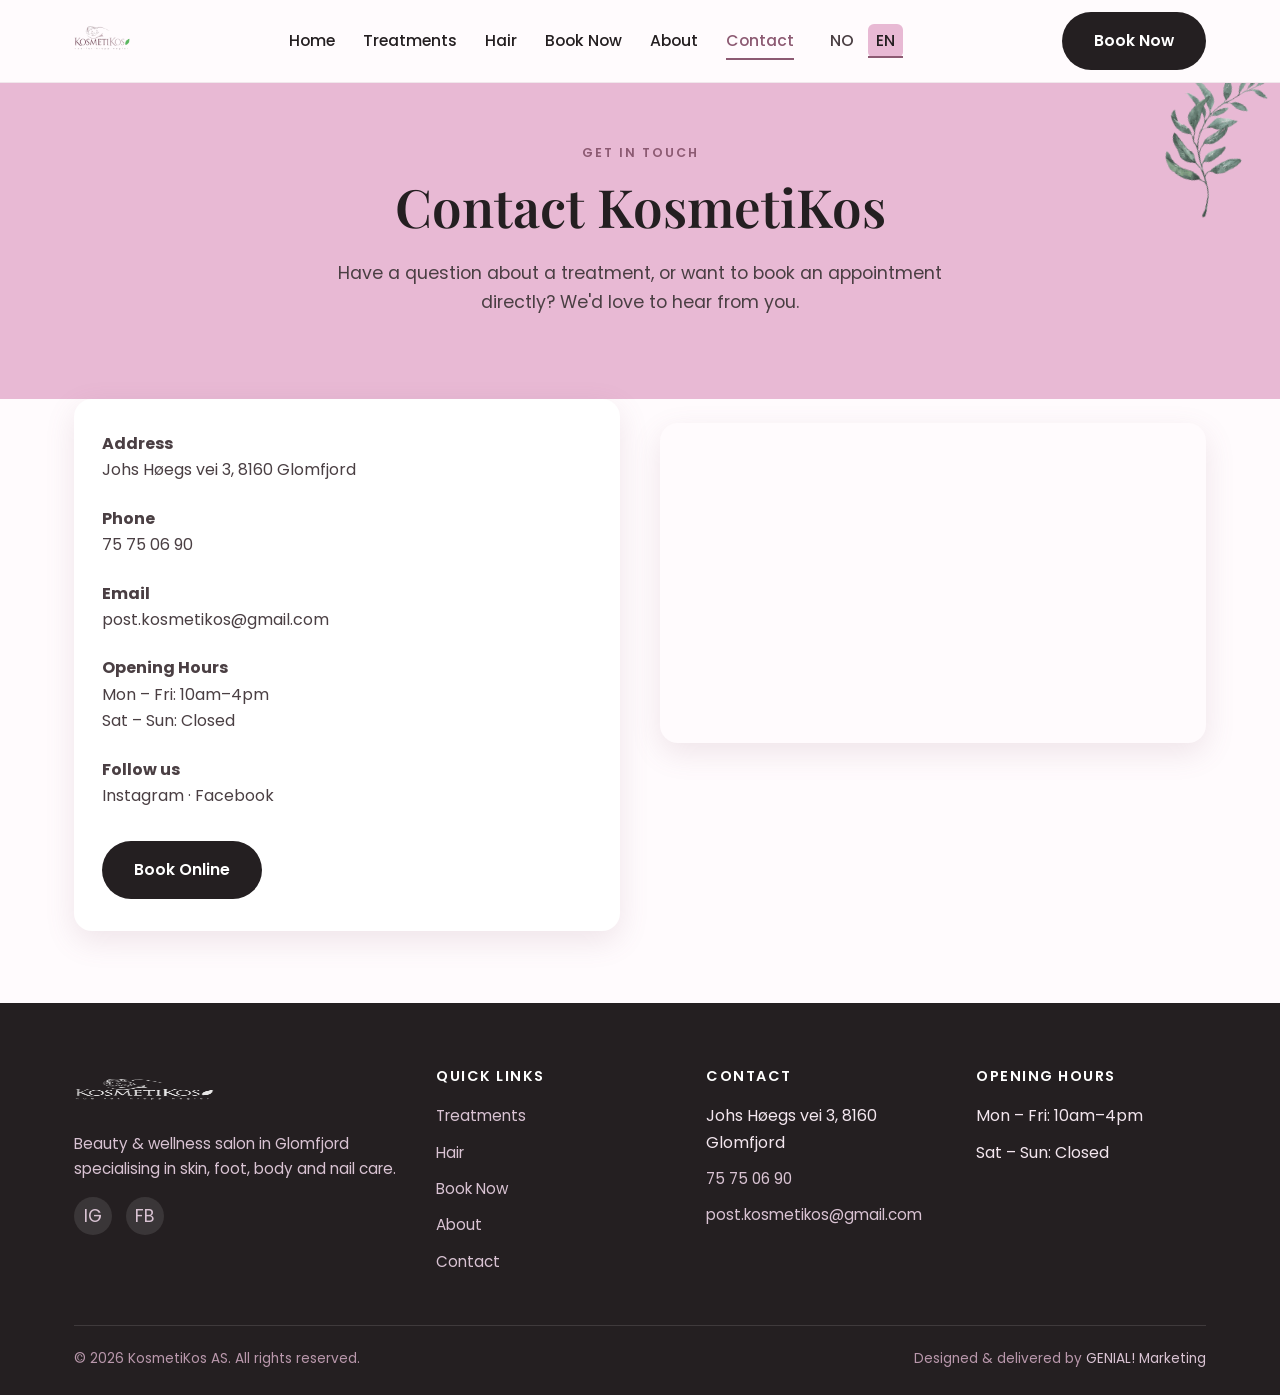
<file: en/contact.html>
<!doctype html>
<html lang="en">
<head>
<meta charset="UTF-8">
<meta name="viewport" content="width=device-width, initial-scale=1">
<title>Contact – KosmetiKos Glomfjord</title>
<meta name="description" content="Contact KosmetiKos in Glomfjord for skin, foot, body and nail treatments. Find our address, phone, opening hours and map, or book your appointment online today.">
<link rel="canonical" href="https://kosmetikos.no/en/contact.html">
<link rel="alternate" hreflang="nb" href="https://kosmetikos.no/kontakt.html">
<link rel="alternate" hreflang="en" href="https://kosmetikos.no/en/contact.html">
<link rel="alternate" hreflang="x-default" href="https://kosmetikos.no/kontakt.html">

<meta property="og:type" content="website">
<meta property="og:site_name" content="KosmetiKos">
<meta property="og:title" content="Contact – KosmetiKos Glomfjord">
<meta property="og:description" content="Address, phone, email, opening hours and map for KosmetiKos in Glomfjord.">
<meta property="og:url" content="https://kosmetikos.no/en/contact.html">
<meta property="og:image" content="https://kosmetikos.no/assets/images/logo.png">
<meta property="og:locale" content="en_US">
<meta name="twitter:card" content="summary">

<link rel="icon" href="../favicon.svg" type="image/svg+xml">
<link rel="preconnect" href="https://fonts.googleapis.com">
<link rel="preconnect" href="https://fonts.gstatic.com" crossorigin>
<link href="https://fonts.googleapis.com/css2?family=Playfair+Display:ital,wght@0,500;0,600;0,700;1,500;1,600&family=Poppins:wght@300;400;500;600&display=swap" rel="stylesheet">
<link rel="stylesheet" href="../assets/css/style.css">

<script type="application/ld+json">
{
  "@context": "https://schema.org",
  "@type": "BeautySalon",
  "name": "KosmetiKos",
  "image": "https://kosmetikos.no/assets/images/logo.png",
  "url": "https://kosmetikos.no/",
  "telephone": "+4775750690",
  "email": "post.kosmetikos@gmail.com",
  "address": {
    "@type": "PostalAddress",
    "streetAddress": "Johs Høegs vei 3",
    "addressLocality": "Glomfjord",
    "postalCode": "8160",
    "addressCountry": "NO"
  },
  "openingHoursSpecification": [
    { "@type": "OpeningHoursSpecification", "dayOfWeek": ["Monday","Tuesday","Wednesday","Thursday","Friday"], "opens": "10:00", "closes": "16:00" }
  ],
  "sameAs": [
    "https://www.instagram.com/kosmetikos8160/",
    "https://www.facebook.com/kosmetiKos8160/"
  ]
}
</script>
</head>
<body>
<a class="skip-link" href="#main">Skip to content</a>

<header class="site-header">
  <div class="container">
    <a class="brand" href="index.html" aria-label="KosmetiKos – home">
      <img src="../assets/images/logo.png" alt="KosmetiKos – skin, foot, body, nails" width="180" height="180">
    </a>
    <nav class="main-nav" aria-label="Main menu">
      <a href="index.html">Home</a>
      <a href="treatments.html">Treatments</a>
      <a href="hair.html">Hair</a>
      <a href="booking.html">Book Now</a>
      <a href="about.html">About</a>
      <a href="contact.html" class="active">Contact</a>
      <div class="lang-switch">
        <a href="../kontakt.html">NO</a>
        <a href="contact.html" class="active">EN</a>
      </div>
    </nav>
    <div class="header-actions">
      <a class="btn btn-primary" href="booking.html">Book Now</a>
      <button class="nav-toggle" aria-label="Open menu" aria-expanded="false"><span></span></button>
    </div>
  </div>
</header>

<main id="main">

  <section class="hero" style="padding:56px 0 64px;">
    <img class="leaf-decor top-right" src="../assets/images/leaf-branch-dark.png" alt="" loading="eager">
    <div class="container" style="grid-template-columns:1fr; text-align:center;">
      <div>
        <span class="eyebrow">Get in touch</span>
        <h1>Contact KosmetiKos</h1>
        <p class="lead center">Have a question about a treatment, or want to book an appointment directly? We'd love to hear from you.</p>
      </div>
    </div>
  </section>

  <section class="section" style="padding-top:0;">
    <div class="container">
      <div class="contact-grid">
        <div>
          <div class="card">
            <div class="contact-detail">
              <div>
                <strong>Address</strong>
                <p style="margin:0;">Johs Høegs vei 3, 8160 Glomfjord</p>
              </div>
            </div>
            <div class="contact-detail">
              <div>
                <strong>Phone</strong>
                <p style="margin:0;"><a href="tel:+4775750690">75 75 06 90</a></p>
              </div>
            </div>
            <div class="contact-detail">
              <div>
                <strong>Email</strong>
                <p style="margin:0;"><a href="mailto:post.kosmetikos@gmail.com">post.kosmetikos@gmail.com</a></p>
              </div>
            </div>
            <div class="contact-detail">
              <div>
                <strong>Opening Hours</strong>
                <p style="margin:0;">Mon – Fri: 10am–4pm<br>Sat – Sun: Closed</p>
              </div>
            </div>
            <div class="contact-detail">
              <div>
                <strong>Follow us</strong>
                <p style="margin:0;">
                  <a href="https://www.instagram.com/kosmetikos8160/" target="_blank" rel="noopener">Instagram</a> ·
                  <a href="https://www.facebook.com/kosmetiKos8160/" target="_blank" rel="noopener">Facebook</a>
                </p>
              </div>
            </div>
            <a class="btn btn-primary" href="booking.html" style="margin-top:10px;">Book Online</a>
          </div>
        </div>
        <div>
          <div class="map-embed">
            <iframe
              src="https://www.google.com/maps?q=Johs+H%C3%B8egs+vei+3,+8160+Glomfjord&output=embed"
              title="Map to KosmetiKos, Johs Høegs vei 3, Glomfjord"
              loading="lazy"
              referrerpolicy="no-referrer-when-downgrade">
            </iframe>
          </div>
        </div>
      </div>
    </div>
  </section>

</main>

<footer class="site-footer">
  <div class="container">
    <div class="footer-grid">
      <div class="footer-brand">
        <img src="../assets/images/logo.png" alt="KosmetiKos" width="140" height="140">
        <p>Beauty & wellness salon in Glomfjord specialising in skin, foot, body and nail care.</p>
        <div class="social-row">
          <a href="https://www.instagram.com/kosmetikos8160/" aria-label="Instagram" target="_blank" rel="noopener">IG</a>
          <a href="https://www.facebook.com/kosmetiKos8160/" aria-label="Facebook" target="_blank" rel="noopener">FB</a>
        </div>
      </div>
      <div>
        <h4>Quick links</h4>
        <ul>
          <li><a href="treatments.html">Treatments</a></li>
          <li><a href="hair.html">Hair</a></li>
          <li><a href="booking.html">Book Now</a></li>
          <li><a href="about.html">About</a></li>
          <li><a href="contact.html">Contact</a></li>
        </ul>
      </div>
      <div>
        <h4>Contact</h4>
        <ul>
          <li>Johs Høegs vei 3, 8160 Glomfjord</li>
          <li><a href="tel:+4775750690">75 75 06 90</a></li>
          <li><a href="mailto:post.kosmetikos@gmail.com">post.kosmetikos@gmail.com</a></li>
        </ul>
      </div>
      <div>
        <h4>Opening Hours</h4>
        <ul>
          <li>Mon – Fri: 10am–4pm</li>
          <li>Sat – Sun: Closed</li>
        </ul>
      </div>
    </div>
    <div class="footer-bottom">
      <span>© <span id="year"></span> KosmetiKos AS. All rights reserved.</span>
      <span>Designed &amp; delivered by <a href="https://genialmarketing.no" target="_blank" rel="noopener">GENIAL! Marketing</a></span>
    </div>
  </div>
</footer>

<script>document.getElementById("year").textContent = new Date().getFullYear();</script>
<script src="../assets/js/main.js"></script>
</body>
</html>
</file>
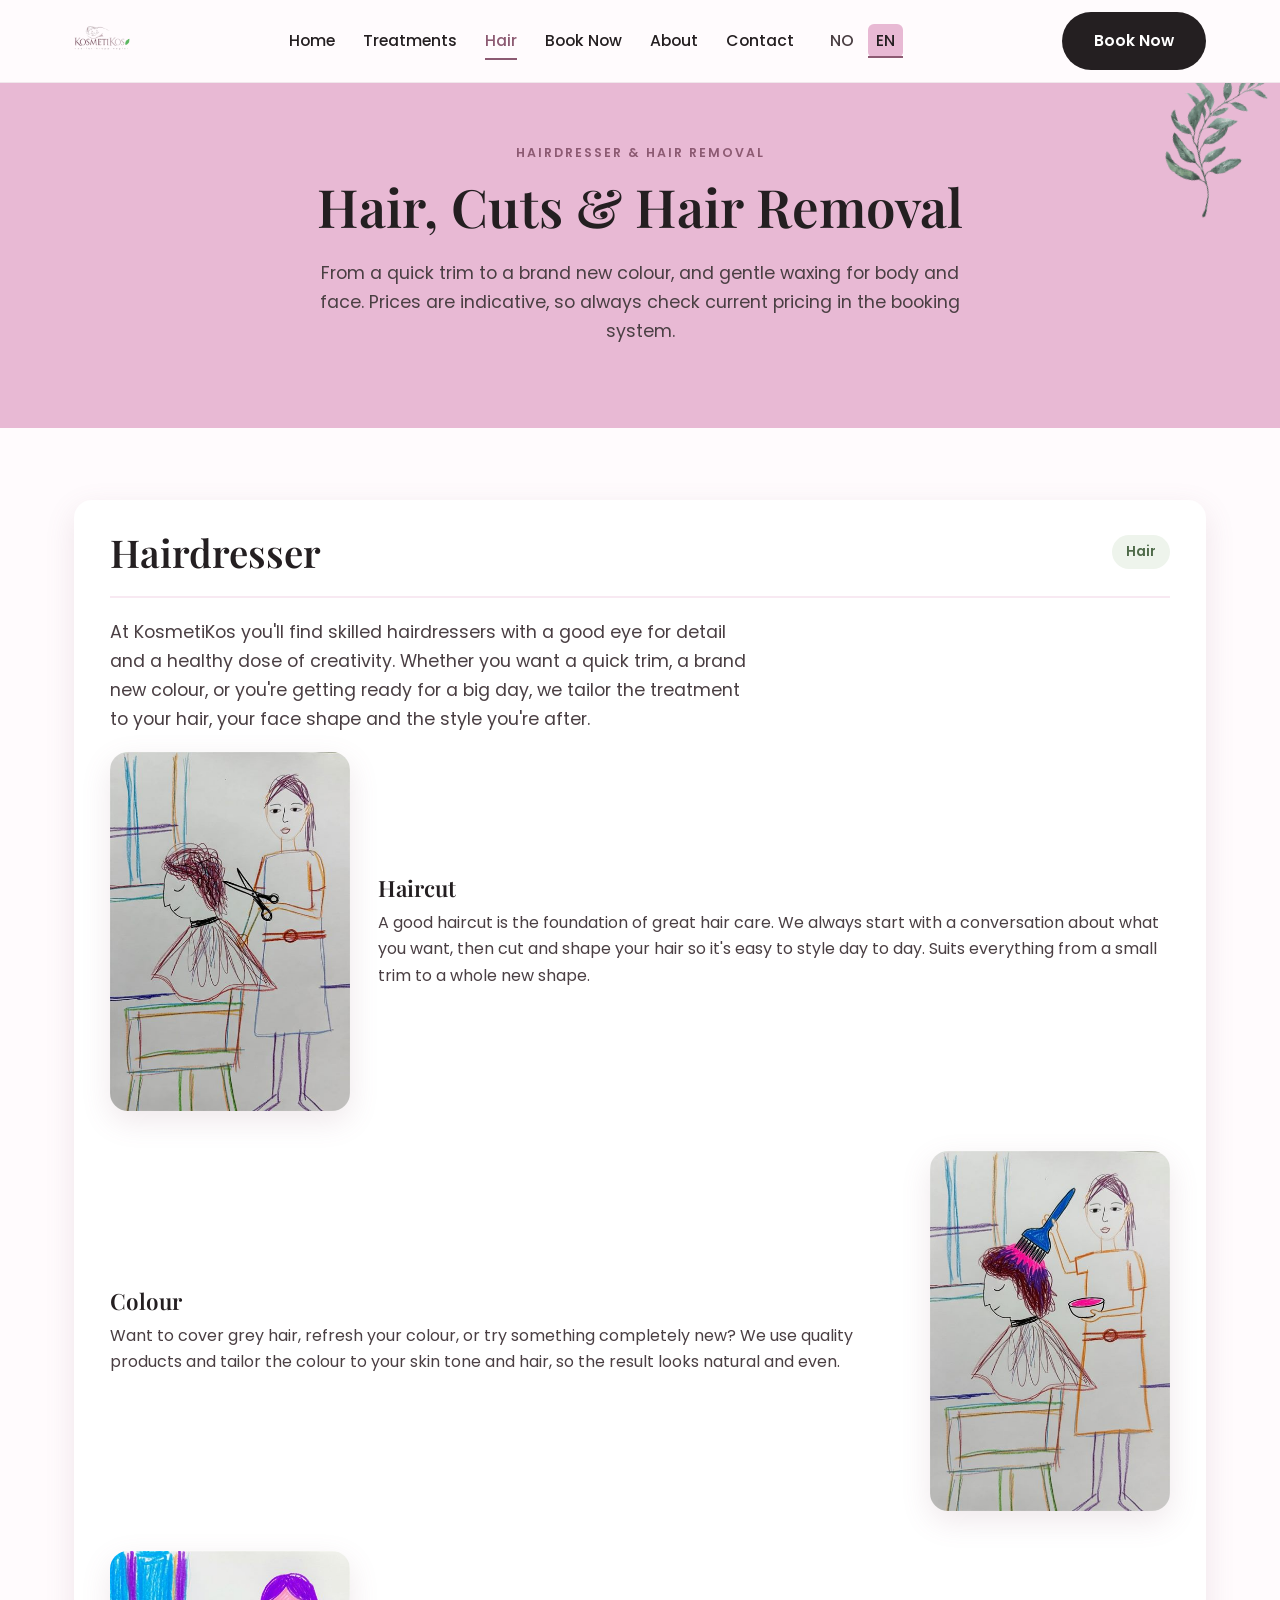
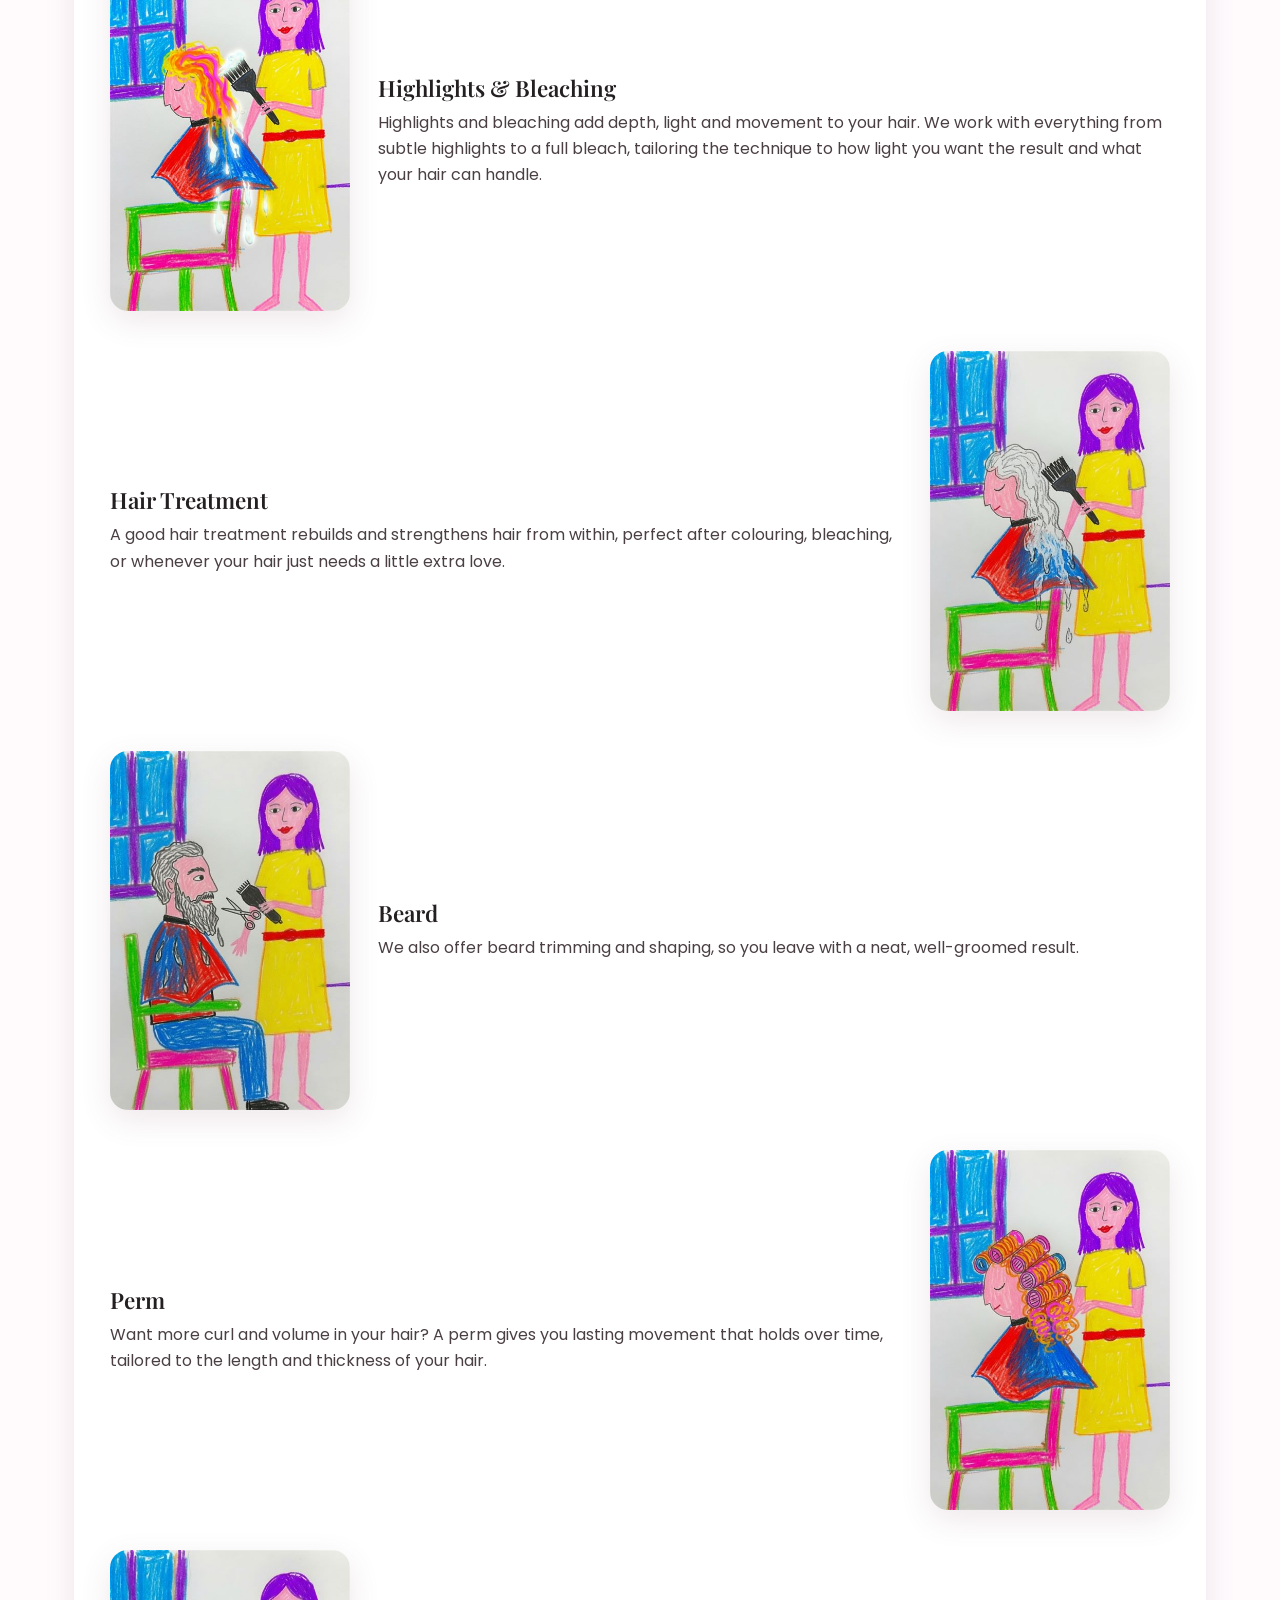
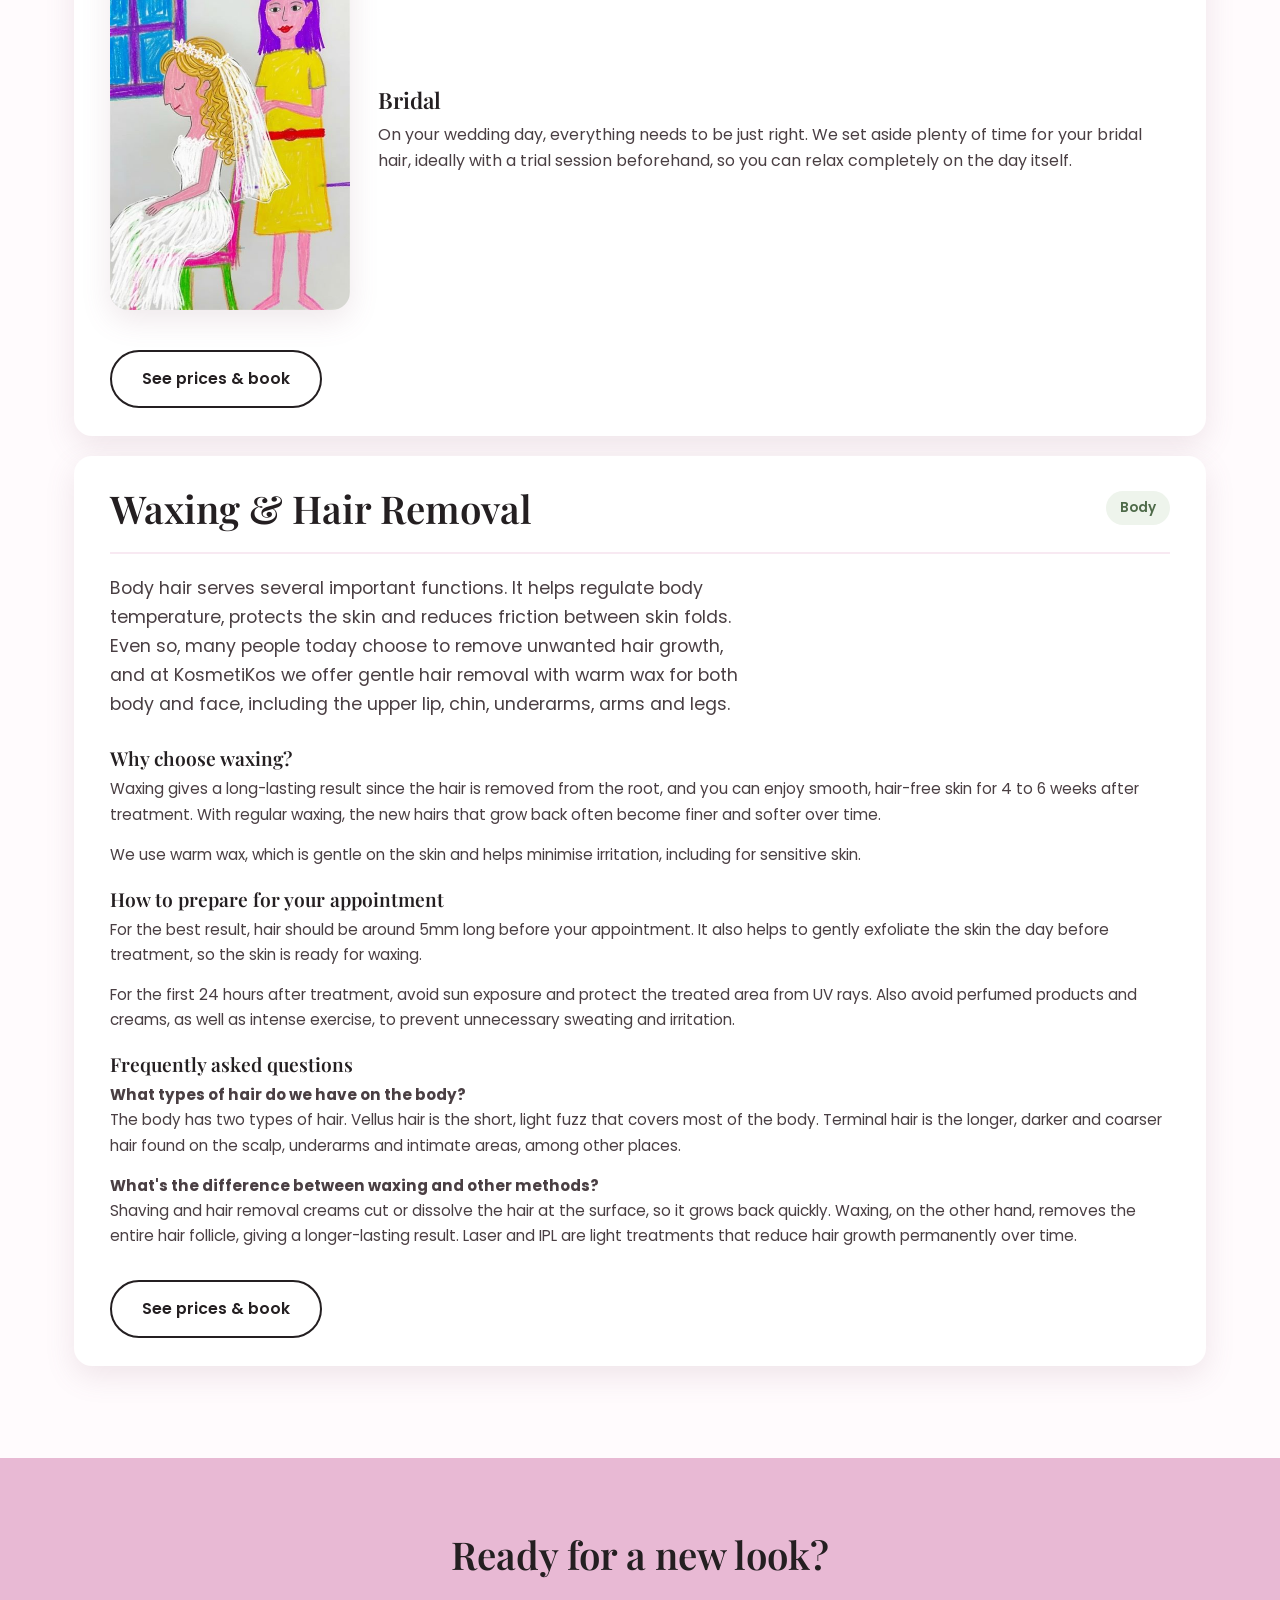
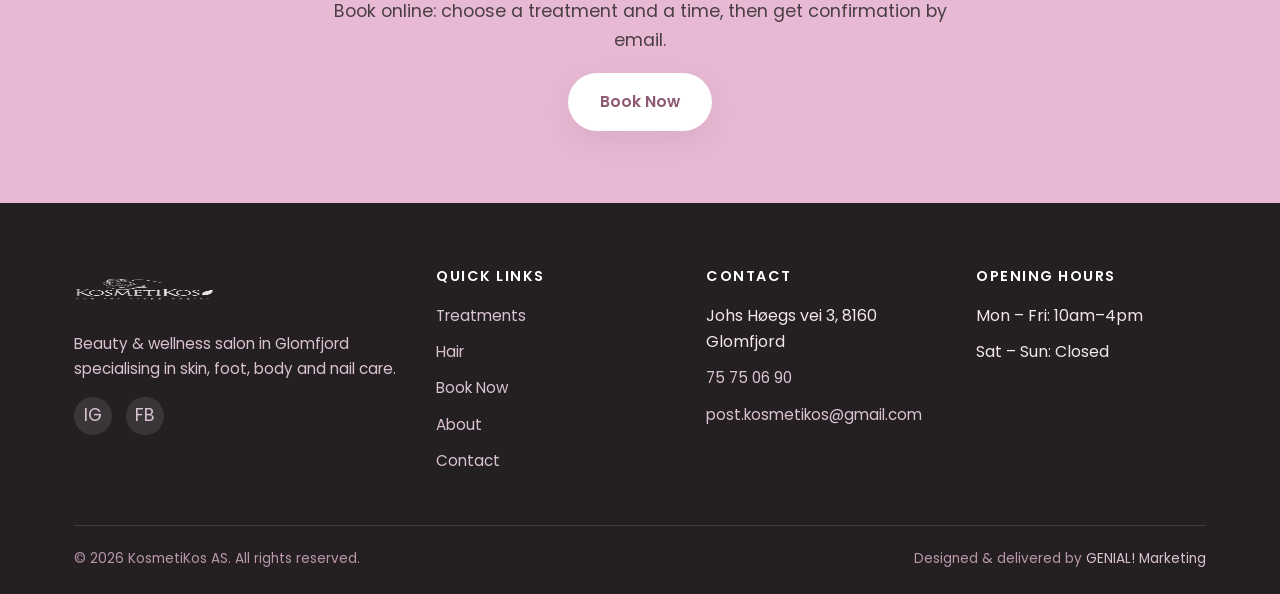
<file: en/hair.html>
<!doctype html>
<html lang="en">
<head>
<meta charset="UTF-8">
<meta name="viewport" content="width=device-width, initial-scale=1">
<title>Hairdresser & Hair Removal – KosmetiKos Glomfjord</title>
<meta name="description" content="Hairdressing and wax hair removal at KosmetiKos in Glomfjord. Haircuts, colour, highlights, hair treatments, perms, bridal hair and gentle waxing for body and face.">
<link rel="canonical" href="https://kosmetikos.no/en/hair.html">
<link rel="alternate" hreflang="nb" href="https://kosmetikos.no/har.html">
<link rel="alternate" hreflang="en" href="https://kosmetikos.no/en/hair.html">
<link rel="alternate" hreflang="x-default" href="https://kosmetikos.no/har.html">

<meta property="og:type" content="website">
<meta property="og:site_name" content="KosmetiKos">
<meta property="og:title" content="Hairdresser & Hair Removal – KosmetiKos Glomfjord">
<meta property="og:description" content="Hairdressing and wax hair removal at KosmetiKos in Glomfjord.">
<meta property="og:url" content="https://kosmetikos.no/en/hair.html">
<meta property="og:image" content="https://kosmetikos.no/assets/images/logo.png">
<meta property="og:locale" content="en_US">
<meta name="twitter:card" content="summary">

<link rel="icon" href="../favicon.svg" type="image/svg+xml">
<link rel="preconnect" href="https://fonts.googleapis.com">
<link rel="preconnect" href="https://fonts.gstatic.com" crossorigin>
<link href="https://fonts.googleapis.com/css2?family=Playfair+Display:ital,wght@0,500;0,600;0,700;1,500;1,600&family=Poppins:wght@300;400;500;600&display=swap" rel="stylesheet">
<link rel="stylesheet" href="../assets/css/style.css">
</head>
<body>
<a class="skip-link" href="#main">Skip to content</a>

<header class="site-header">
  <div class="container">
    <a class="brand" href="index.html" aria-label="KosmetiKos – home">
      <img src="../assets/images/logo.png" alt="KosmetiKos – skin, foot, body, nails" width="180" height="180">
    </a>
    <nav class="main-nav" aria-label="Main menu">
      <a href="index.html">Home</a>
      <a href="treatments.html">Treatments</a>
      <a href="hair.html" class="active">Hair</a>
      <a href="booking.html">Book Now</a>
      <a href="about.html">About</a>
      <a href="contact.html">Contact</a>
      <div class="lang-switch">
        <a href="../har.html">NO</a>
        <a href="hair.html" class="active">EN</a>
      </div>
    </nav>
    <div class="header-actions">
      <a class="btn btn-primary" href="booking.html">Book Now</a>
      <button class="nav-toggle" aria-label="Open menu" aria-expanded="false"><span></span></button>
    </div>
  </div>
</header>

<main id="main">

  <section class="hero" style="padding:56px 0 64px;">
    <img class="leaf-decor top-right" src="../assets/images/leaf-branch-dark.png" alt="" loading="lazy">
    <div class="container" style="grid-template-columns:1fr; text-align:center;">
      <div>
        <span class="eyebrow">Hairdresser &amp; Hair Removal</span>
        <h1>Hair, Cuts &amp; Hair Removal</h1>
        <p class="lead center">From a quick trim to a brand new colour, and gentle waxing for body and face. Prices are indicative, so always check current pricing in the booking system.</p>
      </div>
    </div>
  </section>

  <section class="section">
    <div class="container">

      <!-- Hairdresser -->
      <div class="category-block" id="hairdresser">
        <div class="category-block__head">
          <div class="category-block__head-left">
            <h2>Hairdresser</h2>
          </div>
          <span class="category-block__tag">Hair</span>
        </div>
        <div class="category-block__body">
        <p class="lead">At KosmetiKos you'll find skilled hairdressers with a good eye for detail and a healthy dose of creativity. Whether you want a quick trim, a brand new colour, or you're getting ready for a big day, we tailor the treatment to your hair, your face shape and the style you're after.</p>

        <div class="hair-feature">
          <img class="hair-feature__image" src="../assets/images/hair/klipp.jpg" alt="Haircut at the salon" loading="lazy">
          <div class="hair-feature__text">
            <h3>Haircut</h3>
            <p>A good haircut is the foundation of great hair care. We always start with a conversation about what you want, then cut and shape your hair so it's easy to style day to day. Suits everything from a small trim to a whole new shape.</p>
          </div>
        </div>

        <div class="hair-feature hair-feature--reverse">
          <img class="hair-feature__image" src="../assets/images/hair/farging.jpg" alt="Hair colouring at the salon" loading="lazy">
          <div class="hair-feature__text">
            <h3>Colour</h3>
            <p>Want to cover grey hair, refresh your colour, or try something completely new? We use quality products and tailor the colour to your skin tone and hair, so the result looks natural and even.</p>
          </div>
        </div>

        <div class="hair-feature">
          <img class="hair-feature__image" src="../assets/images/hair/bleking.jpg" alt="Highlights and bleaching at the salon" loading="lazy">
          <div class="hair-feature__text">
            <h3>Highlights &amp; Bleaching</h3>
            <p>Highlights and bleaching add depth, light and movement to your hair. We work with everything from subtle highlights to a full bleach, tailoring the technique to how light you want the result and what your hair can handle.</p>
          </div>
        </div>

        <div class="hair-feature hair-feature--reverse">
          <img class="hair-feature__image" src="../assets/images/hair/haarkur.jpg" alt="Hair treatment at the salon" loading="lazy">
          <div class="hair-feature__text">
            <h3>Hair Treatment</h3>
            <p>A good hair treatment rebuilds and strengthens hair from within, perfect after colouring, bleaching, or whenever your hair just needs a little extra love.</p>
          </div>
        </div>

        <div class="hair-feature">
          <img class="hair-feature__image" src="../assets/images/hair/skjegg.jpg" alt="Beard trim at the salon" loading="lazy">
          <div class="hair-feature__text">
            <h3>Beard</h3>
            <p>We also offer beard trimming and shaping, so you leave with a neat, well-groomed result.</p>
          </div>
        </div>

        <div class="hair-feature hair-feature--reverse">
          <img class="hair-feature__image" src="../assets/images/hair/permanent.jpg" alt="Perm at the salon" loading="lazy">
          <div class="hair-feature__text">
            <h3>Perm</h3>
            <p>Want more curl and volume in your hair? A perm gives you lasting movement that holds over time, tailored to the length and thickness of your hair.</p>
          </div>
        </div>

        <div class="hair-feature">
          <img class="hair-feature__image" src="../assets/images/hair/brud.jpg" alt="Bridal hair at the salon" loading="lazy">
          <div class="hair-feature__text">
            <h3>Bridal</h3>
            <p>On your wedding day, everything needs to be just right. We set aside plenty of time for your bridal hair, ideally with a trial session beforehand, so you can relax completely on the day itself.</p>
          </div>
        </div>

        <div class="category-block__footer">
          <a class="btn btn-outline" href="booking.html">See prices &amp; book</a>
        </div>
        </div>
      </div>

      <!-- Hair removal -->
      <div class="category-block" id="hair-removal">
        <div class="category-block__head">
          <div class="category-block__head-left">
            <h2>Waxing &amp; Hair Removal</h2>
          </div>
          <span class="category-block__tag">Body</span>
        </div>
        <div class="category-block__body">
        <p class="lead">Body hair serves several important functions. It helps regulate body temperature, protects the skin and reduces friction between skin folds. Even so, many people today choose to remove unwanted hair growth, and at KosmetiKos we offer gentle hair removal with warm wax for both body and face, including the upper lip, chin, underarms, arms and legs.</p>

        <div class="sub-item sub-item--plain">
          <h3 class="sub-item__name">Why choose waxing?</h3>
          <div class="sub-item__body">
            <p>Waxing gives a long-lasting result since the hair is removed from the root, and you can enjoy smooth, hair-free skin for 4 to 6 weeks after treatment. With regular waxing, the new hairs that grow back often become finer and softer over time.</p>
            <p>We use warm wax, which is gentle on the skin and helps minimise irritation, including for sensitive skin.</p>
          </div>
        </div>

        <div class="sub-item sub-item--plain">
          <h3 class="sub-item__name">How to prepare for your appointment</h3>
          <div class="sub-item__body">
            <p>For the best result, hair should be around 5mm long before your appointment. It also helps to gently exfoliate the skin the day before treatment, so the skin is ready for waxing.</p>
            <p>For the first 24 hours after treatment, avoid sun exposure and protect the treated area from UV rays. Also avoid perfumed products and creams, as well as intense exercise, to prevent unnecessary sweating and irritation.</p>
          </div>
        </div>

        <div class="sub-item sub-item--plain">
          <h3 class="sub-item__name">Frequently asked questions</h3>
          <div class="sub-item__body">
            <p><strong>What types of hair do we have on the body?</strong><br>The body has two types of hair. Vellus hair is the short, light fuzz that covers most of the body. Terminal hair is the longer, darker and coarser hair found on the scalp, underarms and intimate areas, among other places.</p>
            <p><strong>What's the difference between waxing and other methods?</strong><br>Shaving and hair removal creams cut or dissolve the hair at the surface, so it grows back quickly. Waxing, on the other hand, removes the entire hair follicle, giving a longer-lasting result. Laser and IPL are light treatments that reduce hair growth permanently over time.</p>
          </div>
        </div>

        <div class="category-block__footer">
          <a class="btn btn-outline" href="booking.html">See prices &amp; book</a>
        </div>
        </div>
      </div>

    </div>
  </section>

  <section class="section section--pink">
    <div class="container center">
      <h2>Ready for a new look?</h2>
      <p class="lead center">Book online: choose a treatment and a time, then get confirmation by email.</p>
      <a class="btn btn-pink" href="booking.html">Book Now</a>
    </div>
  </section>

</main>

<footer class="site-footer">
  <div class="container">
    <div class="footer-grid">
      <div class="footer-brand">
        <img src="../assets/images/logo.png" alt="KosmetiKos" width="140" height="140">
        <p>Beauty & wellness salon in Glomfjord specialising in skin, foot, body and nail care.</p>
        <div class="social-row">
          <a href="https://www.instagram.com/kosmetikos8160/" aria-label="Instagram" target="_blank" rel="noopener">IG</a>
          <a href="https://www.facebook.com/kosmetiKos8160/" aria-label="Facebook" target="_blank" rel="noopener">FB</a>
        </div>
      </div>
      <div>
        <h4>Quick links</h4>
        <ul>
          <li><a href="treatments.html">Treatments</a></li>
          <li><a href="hair.html">Hair</a></li>
          <li><a href="booking.html">Book Now</a></li>
          <li><a href="about.html">About</a></li>
          <li><a href="contact.html">Contact</a></li>
        </ul>
      </div>
      <div>
        <h4>Contact</h4>
        <ul>
          <li>Johs Høegs vei 3, 8160 Glomfjord</li>
          <li><a href="tel:+4775750690">75 75 06 90</a></li>
          <li><a href="mailto:post.kosmetikos@gmail.com">post.kosmetikos@gmail.com</a></li>
        </ul>
      </div>
      <div>
        <h4>Opening Hours</h4>
        <ul>
          <li>Mon – Fri: 10am–4pm</li>
          <li>Sat – Sun: Closed</li>
        </ul>
      </div>
    </div>
    <div class="footer-bottom">
      <span>© <span id="year"></span> KosmetiKos AS. All rights reserved.</span>
      <span>Designed &amp; delivered by <a href="https://genialmarketing.no" target="_blank" rel="noopener">GENIAL! Marketing</a></span>
    </div>
  </div>
</footer>

<script>document.getElementById("year").textContent = new Date().getFullYear();</script>
<script src="../assets/js/main.js"></script>
</body>
</html>
</file>
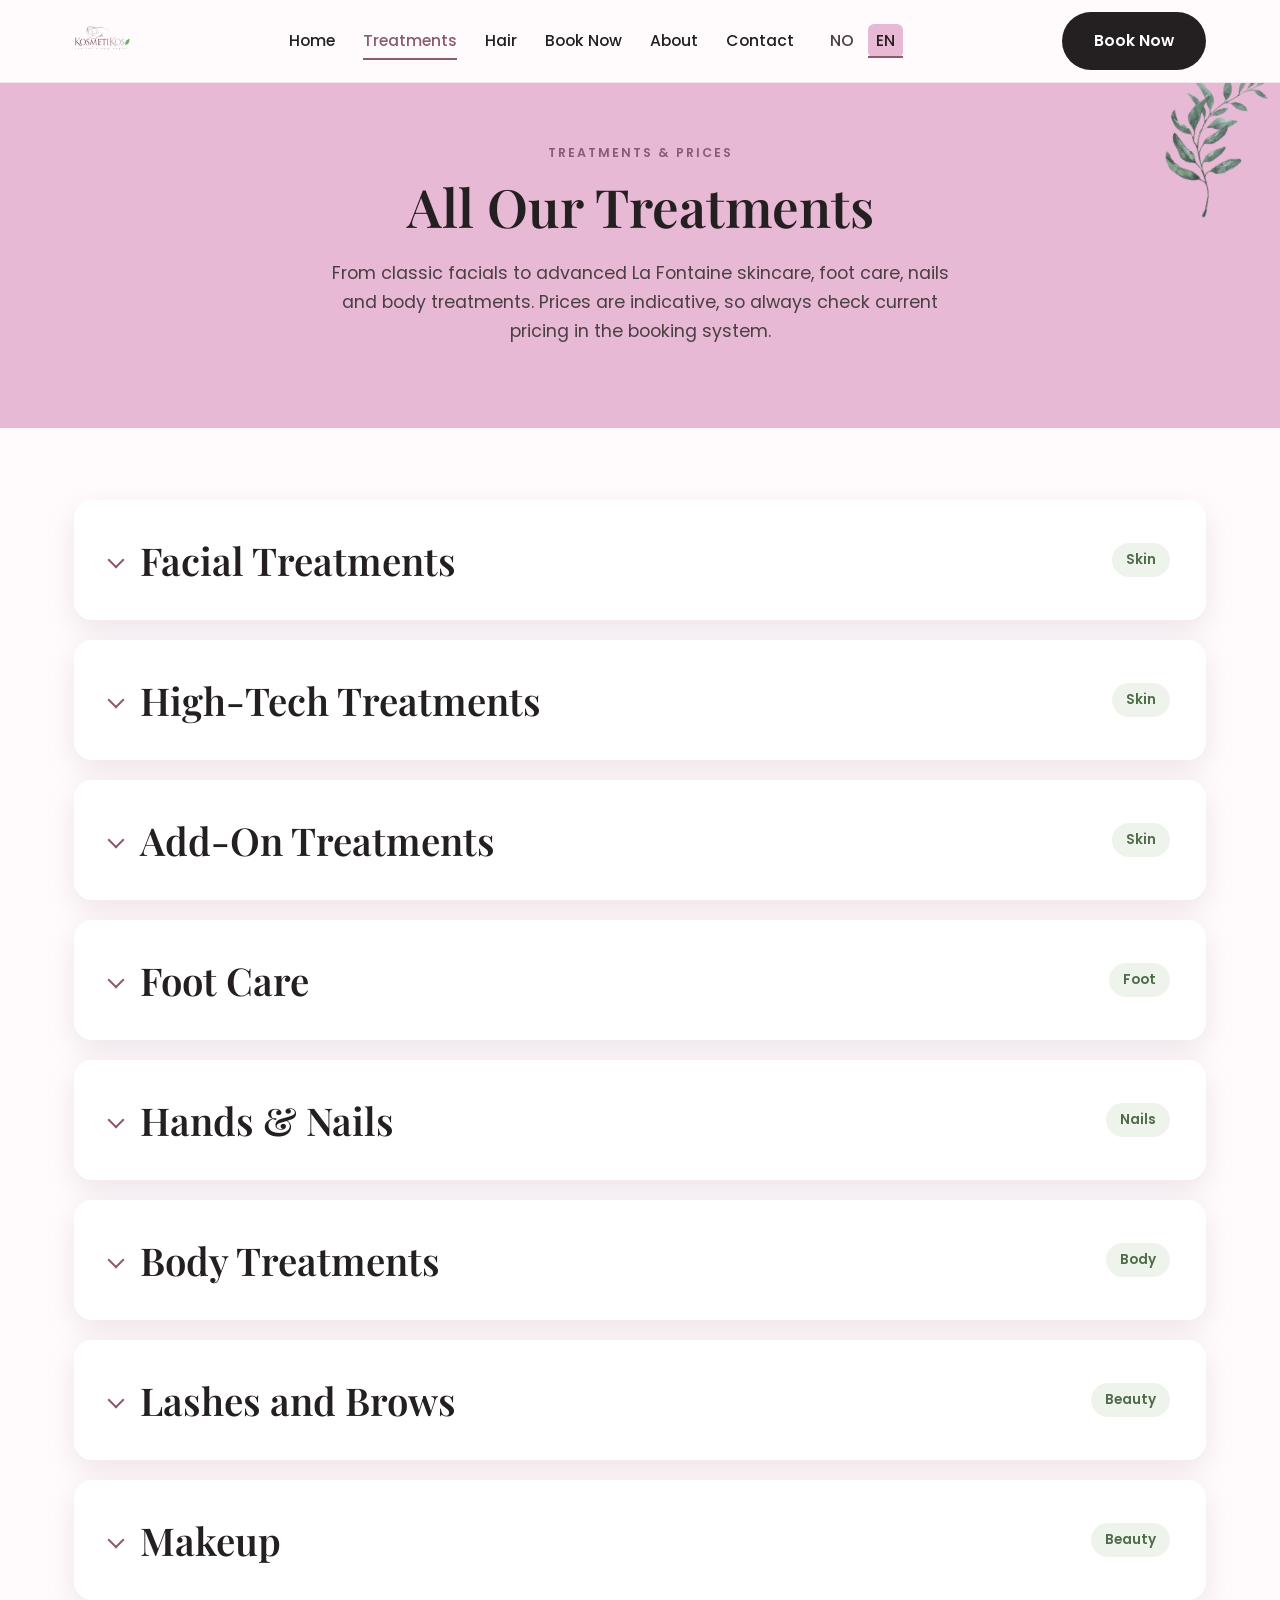
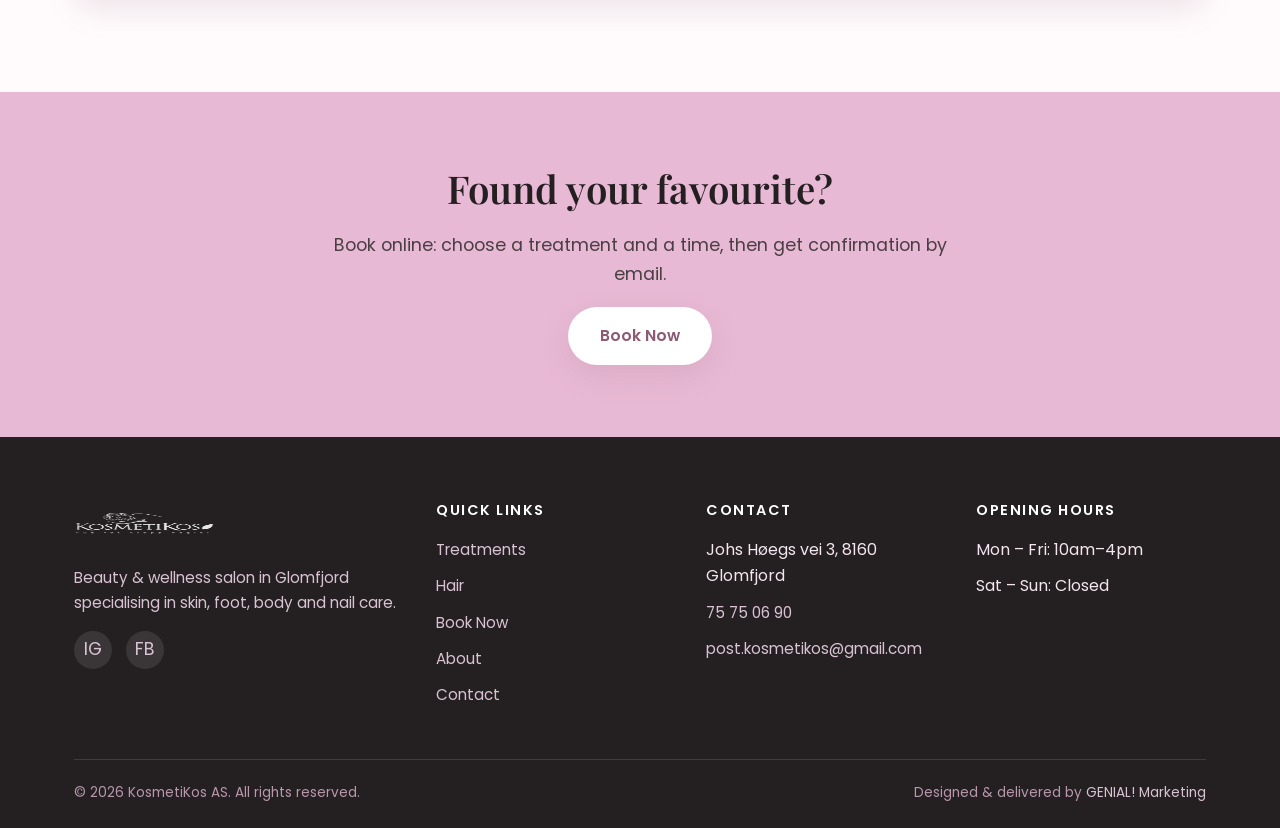
<file: en/treatments.html>
<!doctype html>
<html lang="en">
<head>
<meta charset="UTF-8">
<meta name="viewport" content="width=device-width, initial-scale=1">
<title>Treatments & Prices – KosmetiKos Glomfjord</title>
<meta name="description" content="See all treatments at KosmetiKos: facials, La Fontaine, microneedling, foot care, nails and body treatments. Full price list and online booking.">
<link rel="canonical" href="https://kosmetikos.no/en/treatments.html">
<link rel="alternate" hreflang="nb" href="https://kosmetikos.no/behandlinger.html">
<link rel="alternate" hreflang="en" href="https://kosmetikos.no/en/treatments.html">
<link rel="alternate" hreflang="x-default" href="https://kosmetikos.no/behandlinger.html">

<meta property="og:type" content="website">
<meta property="og:site_name" content="KosmetiKos">
<meta property="og:title" content="Treatments & Prices – KosmetiKos Glomfjord">
<meta property="og:description" content="Facials, La Fontaine, microneedling, foot care, nails and body treatments. Full price list at KosmetiKos.">
<meta property="og:url" content="https://kosmetikos.no/en/treatments.html">
<meta property="og:image" content="https://kosmetikos.no/assets/images/logo.png">
<meta property="og:locale" content="en_US">
<meta name="twitter:card" content="summary">

<link rel="icon" href="../favicon.svg" type="image/svg+xml">
<link rel="preconnect" href="https://fonts.googleapis.com">
<link rel="preconnect" href="https://fonts.gstatic.com" crossorigin>
<link href="https://fonts.googleapis.com/css2?family=Playfair+Display:ital,wght@0,500;0,600;0,700;1,500;1,600&family=Poppins:wght@300;400;500;600&display=swap" rel="stylesheet">
<link rel="stylesheet" href="../assets/css/style.css">
</head>
<body>
<a class="skip-link" href="#main">Skip to content</a>

<header class="site-header">
  <div class="container">
    <a class="brand" href="index.html" aria-label="KosmetiKos – home">
      <img src="../assets/images/logo.png" alt="KosmetiKos – skin, foot, body, nails" width="180" height="180">
    </a>
    <nav class="main-nav" aria-label="Main menu">
      <a href="index.html">Home</a>
      <a href="treatments.html" class="active">Treatments</a>
      <a href="hair.html">Hair</a>
      <a href="booking.html">Book Now</a>
      <a href="about.html">About</a>
      <a href="contact.html">Contact</a>
      <div class="lang-switch">
        <a href="../behandlinger.html">NO</a>
        <a href="treatments.html" class="active">EN</a>
      </div>
    </nav>
    <div class="header-actions">
      <a class="btn btn-primary" href="booking.html">Book Now</a>
      <button class="nav-toggle" aria-label="Open menu" aria-expanded="false"><span></span></button>
    </div>
  </div>
</header>

<main id="main">

  <section class="hero" style="padding:56px 0 64px;">
    <img class="leaf-decor top-right" src="../assets/images/leaf-branch-dark.png" alt="" loading="eager">
    <div class="container" style="grid-template-columns:1fr; text-align:center;">
      <div>
        <span class="eyebrow">Treatments &amp; Prices</span>
        <h1>All Our Treatments</h1>
        <p class="lead center">From classic facials to advanced La Fontaine skincare, foot care, nails and body treatments. Prices are indicative, so always check current pricing in the booking system.</p>
      </div>
    </div>
  </section>

  <section class="section">
    <div class="container">

      <!-- Facials -->
      <details class="category-block" id="facials">
        <summary>
        <div class="category-block__head">
          <div class="category-block__head-left">
            <span class="category-block__chevron" aria-hidden="true"></span>
            <h2>Facial Treatments</h2>
          </div>
          <span class="category-block__tag">Skin</span>
        </div>
        </summary>
        <div class="category-block__body">
        <p class="lead">Your skincare routine deserves better. We use Janssen Cosmetics products for visible results, tailored to your skin type and needs.</p>
        <div class="price-list">
          <div class="price-item">
            <div>
              <div class="price-item__name">Skin analysis</div>
              <div class="price-item__desc">A thorough skin analysis forming the basis of your recommended treatment plan.</div>
            </div>
            <div class="price-item__price">420 kr</div>
          </div>
          <div class="price-item">
            <div>
              <div class="price-item__name">Classic Facial</div>
              <div class="price-item__desc">Cleansing, peeling, cream mask and finishing product. Builds on your everyday skincare.</div>
            </div>
            <div class="price-item__price">825 kr</div>
          </div>
          <div class="price-item">
            <div>
              <div class="price-item__name">Lux Facial</div>
              <div class="price-item__desc">Cleansing, peeling, extraction, ampoule, rubber mask and finishing product. Intensive and deep-acting.</div>
            </div>
            <div class="price-item__price">1200 kr</div>
          </div>
          <div class="price-item">
            <div>
              <div class="price-item__name">DeLuxe Facial</div>
              <div class="price-item__desc">Cleansing, peeling, extraction, facial massage, 4 ampoules, rubber/fleece mask and finishing product.</div>
            </div>
            <div class="price-item__price">1600 kr</div>
          </div>
          <div class="price-item">
            <div>
              <div class="price-item__name">The Glow</div>
              <div class="price-item__desc">Deep-acting treatment that boosts microcirculation and nutrient uptake in the cells. Suits all skin types.</div>
            </div>
            <div class="price-item__price">2000 kr</div>
          </div>
          <div class="price-item">
            <div>
              <div class="price-item__name">Eye Ceutical Treatment</div>
              <div class="price-item__desc">Eye treatment for a visibly smoother eye area with eye flash fluid and golden lift eye mask.</div>
            </div>
            <div class="price-item__price">Call for price</div>
          </div>
        </div>
        <div class="category-block__footer">
          <a class="btn btn-outline" href="booking.html">See prices &amp; book</a>
        </div>
        </div>
      </details>

      <!-- High-tech treatments -->
      <details class="category-block" id="high-tech">
        <summary>
        <div class="category-block__head">
          <div class="category-block__head-left">
            <span class="category-block__chevron" aria-hidden="true"></span>
            <h2>High-Tech Treatments</h2>
          </div>
          <span class="category-block__tag">Skin</span>
        </div>
        </summary>
        <div class="category-block__body">
        <div class="price-list">
          <div class="price-item">
            <div>
              <div class="price-item__name">La Fontaine</div>
              <div class="price-item__desc">A French skincare system that renews the skin gently and effectively, with no acids, chemicals or needles. Immediate glow, zero downtime, and safe for pregnant and breastfeeding clients. 45 minutes.</div>
            </div>
            <div class="price-item__price">1690 kr</div>
          </div>
          <div class="price-item">
            <div>
              <div class="price-item__name">Microneedling, first treatment</div>
              <div class="price-item__desc">Fine needles create microscopic channels in the skin, triggering collagen and elastin production. Combined with tailored acids. Recommended as a course of 4–6 treatments.</div>
            </div>
            <div class="price-item__price">2500 kr</div>
          </div>
          <div class="price-item">
            <div>
              <div class="price-item__name">Microneedling, follow-up</div>
              <div class="price-item__desc">Follow-up treatment in a microneedling course.</div>
            </div>
            <div class="price-item__price">2000 kr</div>
          </div>
        </div>
        <span class="badge-offer">Package deal! Buy a course of 6 treatments and get 10% off (recommended for best results)</span>
        <div class="category-block__footer">
          <a class="btn btn-outline" href="booking.html">See prices &amp; book</a>
        </div>
        </div>
      </details>

      <!-- Add-on treatments -->
      <details class="category-block" id="add-ons">
        <summary>
        <div class="category-block__head">
          <div class="category-block__head-left">
            <span class="category-block__chevron" aria-hidden="true"></span>
            <h2>Add-On Treatments</h2>
          </div>
          <span class="category-block__tag">Skin</span>
        </div>
        </summary>
        <div class="category-block__body">
        <div class="price-list">
          <div class="price-item">
            <div>
              <div class="price-item__name">Skin Scrub</div>
              <div class="price-item__desc">A gentle ultrasound and water treatment providing deep cleansing and exfoliation. Up to 15 min.</div>
            </div>
            <div class="price-item__price">250 kr</div>
          </div>
          <div class="price-item">
            <div>
              <div class="price-item__name">Acid Peel / Chemical Peel</div>
              <div class="price-item__desc">An effective peel that loosens dead skin cells for a smoother, glowing complexion. As an add-on 300 kr, as a standalone treatment 1000 kr (recommended as a course for best results).</div>
            </div>
            <div class="price-item__price">300 – 1000 kr</div>
          </div>
        </div>
        <div class="category-block__footer">
          <a class="btn btn-outline" href="booking.html">See prices &amp; book</a>
        </div>
        </div>
      </details>

      <!-- Foot care -->
      <details class="category-block" id="foot">
        <summary>
        <div class="category-block__head">
          <div class="category-block__head-left">
            <span class="category-block__chevron" aria-hidden="true"></span>
            <h2>Foot Care</h2>
          </div>
          <span class="category-block__tag">Foot</span>
        </div>
        </summary>
        <div class="category-block__body">
        <p class="lead">At KosmetiKos you get professional foot care from a certified foot therapist. You might be wondering what actually separates a foot therapist from a general pedicurist?</p>
        <p class="lead">A foot therapist ("fotterapeut") is certified healthcare personnel with medical expertise in feet, and the title is protected. A pedicurist works with cosmetic wellbeing and care, and the title isn't protected in the same way.</p>
        <p class="lead">Elisabeth qualified as a foot therapist in 1989, has decades of experience, and is still passionate about her craft. With her, your feet are in safe, professional hands.</p>
        <p class="lead">Foot bath, treatment of hard skin, nail shaping, cuticle cleaning and care of problem areas, with cream. Can be done with or without polish.</p>
        <div class="price-list">
          <div class="price-item">
            <div><div class="price-item__name">Foot care</div></div>
            <div class="price-item__price">720 kr</div>
          </div>
          <div class="price-item">
            <div><div class="price-item__name">Foot care with regular polish</div></div>
            <div class="price-item__price">845 kr</div>
          </div>
          <div class="price-item">
            <div><div class="price-item__name">Foot care with Shellac, 1 colour</div></div>
            <div class="price-item__price">950 kr</div>
          </div>
          <div class="price-item">
            <div><div class="price-item__name">Foot care with Shellac, 2 colours</div></div>
            <div class="price-item__price">1080 kr</div>
          </div>
          <div class="price-item">
            <div><div class="price-item__name">Nail trim / file / clean only</div></div>
            <div class="price-item__price">570 kr</div>
          </div>
          <div class="price-item">
            <div><div class="price-item__name">Hard skin removal only</div></div>
            <div class="price-item__price">570 kr</div>
          </div>
          <div class="price-item">
            <div><div class="price-item__name">Spot treatment (warts/corns)</div></div>
            <div class="price-item__price">260 kr</div>
          </div>
          <div class="price-item">
            <div><div class="price-item__name">Toenail polish only</div></div>
            <div class="price-item__price">370 kr</div>
          </div>
        </div>

        <h3 style="margin-top:32px;">Add-on Treatments &amp; Specialist Care</h3>
        <p class="lead">Elisabeth also helps with more complex foot problems, including ingrown nails, thickened nails, corns, warts and other foot-related issues.</p>

        <details class="sub-item">
          <summary>
            <span class="sub-item__chevron" aria-hidden="true"></span>
            <span class="sub-item__name">Ingrown and embedded toenails</span>
          </summary>
          <div class="sub-item__body">
            <p>Struggling with an ingrown or embedded toenail? This is a common problem that most often affects the big toe, and happens when the edge of the nail grows into the surrounding skin. Left untreated, the nail is pushed deeper as it keeps growing, and tight shoes and pressure tend to make it worse.</p>
            <p>Common symptoms are pain and discomfort, redness and swelling, and sometimes an infection with pus, often on one side of the nail.</p>
            <p>The causes vary: it can come down to cutting nails incorrectly, shoes that are too tight, tearing nails instead of cutting them, hereditary or anatomical factors, injury to the foot, or swollen legs due to age, diabetes, heart failure or being overweight.</p>
            <p>A foot therapist can remove the part of the nail causing the problem, and we can also correct the nail by fitting a steel brace or plastic clip. This gently lifts the nail and relieves the painful pressure on the skin. In cases of serious infection, your doctor may supplement the treatment with antibiotics or a cortisone cream. Have a question? Just ask us, we're here to help your feet.</p>
          </div>
        </details>

        <details class="sub-item">
          <summary>
            <span class="sub-item__chevron" aria-hidden="true"></span>
            <span class="sub-item__name">Hard skin and corns</span>
          </summary>
          <div class="sub-item__body">
            <p>Hard skin and corns develop as a natural protective response when the feet are exposed to repeated pressure, friction or rubbing, and the skin produces extra cells to reinforce the area.</p>
            <p>Hard skin, or callus, tends to appear as flat, widespread areas of thickened skin over bony parts of the foot. The colour can range from white to greyish yellow, brown or red, and the skin can be pain-free, tender or have a burning sensation. Deep, painful cracks can also form in the hardened skin, especially on the heels.</p>
            <p>A corn forms when hardened skin is pushed inward within a small, defined area, creating a hard core at the centre. This core can feel like a sharp point pressing into the skin and often causes significant pain. Corns are dry, waxy and clearly defined, and tend to appear on the toes or the ball of the foot.</p>
            <p>Common causes include tight or poorly fitting shoes, socks with seams that rub, a lot of walking through work or sport, misalignment in the feet or toes, or skin conditions like psoriasis, eczema or the hereditary condition keratoderma punctata.</p>
            <p>Elisabeth removes the hard skin and carefully drills or cuts out the core of the corn in a safe, pain-free way, so the painful pressure disappears immediately.</p>
          </div>
        </details>

        <details class="sub-item">
          <summary>
            <span class="sub-item__chevron" aria-hidden="true"></span>
            <span class="sub-item__name">Plantar warts</span>
          </summary>
          <div class="sub-item__body">
            <p>Warts, or verrucae, are harmless skin growths caused by the wart virus. A wart is made up of living cells with its own blood vessels and nerves, and is more common in children than adults, since adults have usually developed immunity.</p>
            <p>Warts are typically skin-coloured and hard, with an uneven surface, and if you've been walking on one for a while, hard skin can build up over it, creating a combination of corn and wart. They're often pain-free, but a wart on the sole of the foot can be quite painful to step on.</p>
            <p>It spreads easily in damp shared spaces like changing rooms, showers, gyms and swimming pools.</p>
            <p>If a wart is painful or bothering you, we can help remove it faster. We combine freezing treatment (cryotherapy) to damage the wart tissue with silver nitrate, which has a corrosive effect on the cells.</p>
          </div>
        </details>

        <details class="sub-item">
          <summary>
            <span class="sub-item__chevron" aria-hidden="true"></span>
            <span class="sub-item__name">Athlete's foot</span>
          </summary>
          <div class="sub-item__body">
            <p>Athlete's foot, or tinea pedis, is a very common and contagious fungal infection of the outer layer of skin. Around 70 percent of people experience it at some point in their lives, and it's especially widespread among athletes and men.</p>
            <p>Symptoms usually start between the two outermost toes, but can spread to the sole, the sides of the foot and the toenails.</p>
            <p>Common signs include intense itching, stinging and burning between the toes or on the soles, itchy blisters, cracking, flaking and loose skin, dry and scaly skin on the soles, and a reddish border where inflamed and healthy skin meet.</p>
            <p>The fungus thrives in warm, enclosed and damp environments, and you can pick it up through direct contact or in public places like swimming pools, saunas and shared showers where the fungus clings to skin flakes on the floor. Tight shoes and sweaty socks significantly increase the risk.</p>
            <p>A foot therapist can help identify changes in the skin and advise you on the right care and products. To help prevent athlete's foot, dry your feet and between your toes thoroughly after washing, change socks often, avoid tight shoes, and rotate between a few pairs of shoes so they have time to fully dry out.</p>
          </div>
        </details>

        <div class="category-block__footer">
          <a class="btn btn-outline" href="booking.html">See prices &amp; book</a>
        </div>
        </div>
      </details>

      <!-- Hands and nails -->
      <details class="category-block" id="nails">
        <summary>
        <div class="category-block__head">
          <div class="category-block__head-left">
            <span class="category-block__chevron" aria-hidden="true"></span>
            <h2>Hands &amp; Nails</h2>
          </div>
          <span class="category-block__tag">Nails</span>
        </div>
        </summary>
        <div class="category-block__body">
        <div class="price-list">
          <div class="price-item">
            <div><div class="price-item__name">Basic manicure</div><div class="price-item__desc">Filing/shaping of nails, cuticle cleaning.</div></div>
            <div class="price-item__price">500 kr</div>
          </div>
          <div class="price-item">
            <div><div class="price-item__name">Polish without manicure</div></div>
            <div class="price-item__price">380 kr</div>
          </div>
          <div class="price-item">
            <div><div class="price-item__name">Shellac, new, 1 colour</div><div class="price-item__desc">CND Shellac gives a high gloss finish that lasts 14 days or more, without chips or scratches.</div></div>
            <div class="price-item__price">610 kr</div>
          </div>
          <div class="price-item">
            <div><div class="price-item__name">Shellac, new, 2 colours (French)</div></div>
            <div class="price-item__price">660 kr</div>
          </div>
          <div class="price-item">
            <div><div class="price-item__name">Gel nails, new set, 1 colour</div></div>
            <div class="price-item__price">1050 kr</div>
          </div>
          <div class="price-item">
            <div><div class="price-item__name">Gel nails, new set, 2 colours (French)</div></div>
            <div class="price-item__price">1100 kr</div>
          </div>
        </div>
        <div class="category-block__footer">
          <p style="margin:0;">Nails with Mariell is booked as a separate stylist in the booking system.</p>
          <a class="btn btn-outline" href="booking.html">See prices &amp; book</a>
        </div>
        </div>
      </details>

      <!-- Body treatments -->
      <details class="category-block" id="body">
        <summary>
        <div class="category-block__head">
          <div class="category-block__head-left">
            <span class="category-block__chevron" aria-hidden="true"></span>
            <h2>Body Treatments</h2>
          </div>
          <span class="category-block__tag">Body</span>
        </div>
        </summary>
        <div class="category-block__body">
        <div class="price-list">
          <div class="price-item">
            <div><div class="price-item__name">Back/neck massage, 30 min</div></div>
            <div class="price-item__price">850 kr</div>
          </div>
          <div class="price-item">
            <div><div class="price-item__name">Classic massage, 60 min</div><div class="price-item__desc">Full body with face, tailored to your needs.</div></div>
            <div class="price-item__price">1350 kr</div>
          </div>
          <div class="price-item">
            <div><div class="price-item__name">Calf/foot massage, 25 min</div></div>
            <div class="price-item__price">495 kr</div>
          </div>
          <div class="price-item">
            <div><div class="price-item__name">Thigh/calf/foot massage, 40 min</div></div>
            <div class="price-item__price">745 kr</div>
          </div>
        </div>
        <div class="category-block__footer">
          <a class="btn btn-outline" href="booking.html">See prices &amp; book</a>
        </div>
        </div>
      </details>

      <!-- Lashes and brows -->
      <details class="category-block" id="lashes-brows">
        <summary>
        <div class="category-block__head">
          <div class="category-block__head-left">
            <span class="category-block__chevron" aria-hidden="true"></span>
            <h2>Lashes and Brows</h2>
          </div>
          <span class="category-block__tag">Beauty</span>
        </div>
        </summary>
        <div class="category-block__body">
        <p class="lead">Lashes and brows frame your whole look, and even small adjustments can make a big difference. We offer tinting, shaping, lifting and lamination, tailored to exactly the look you want.</p>

        <details class="sub-item">
          <summary>
            <span class="sub-item__chevron" aria-hidden="true"></span>
            <span class="sub-item__name">Lash tint</span>
            <span class="sub-item__meta">Lasts 4–6 weeks</span>
          </summary>
          <div class="sub-item__body">
            <p>We tint your lashes in an intense black or a more natural brown, whichever you prefer. The result gives a mascara-free look with visibly longer lashes, though you can of course still wear mascara if you like. A small tip: avoid oil-based makeup remover to help the tint last longer.</p>
          </div>
        </details>

        <details class="sub-item">
          <summary>
            <span class="sub-item__chevron" aria-hidden="true"></span>
            <span class="sub-item__name">Brow tint and shaping</span>
            <span class="sub-item__meta">Lasts 2–5 weeks</span>
          </summary>
          <div class="sub-item__body">
            <p>Brows are shaped with wax and tweezers and tailored to your face shape, whether you want a natural or more defined look. The tint is strongest right after treatment and softens slightly after a couple of days. How long it lasts depends on your skin, hair type and how often you cleanse.</p>
          </div>
        </details>

        <details class="sub-item">
          <summary>
            <span class="sub-item__chevron" aria-hidden="true"></span>
            <span class="sub-item__name">Lash lift and brow lamination</span>
            <span class="sub-item__meta">About 1 hour</span>
          </summary>
          <div class="sub-item__body">
            <p>Lash lift and brow lamination bring out your natural features and give you a fresher, more awake look. We use gentle chemical solutions that shape and lift the hairs.</p>
            <p>A lash lift curls the lashes from the root so they look longer and fuller, often combined with a tint. Brow lamination softens and straightens the brow hairs for a fuller, more symmetrical look.</p>
            <p>A single treatment takes about an hour, and around ninety minutes if you do both together. A lash lift lasts 4 to 6 weeks, while brow lamination tends to last a bit longer, usually 5 to 8 weeks.</p>
            <p>For the first 24 to 48 hours, keep your lashes and brows completely dry. Avoid water, steam, showering, exercise and other rough contact during this time. Also stay away from eye makeup and oil-based products for a couple of days.</p>
          </div>
        </details>

        <details class="sub-item">
          <summary>
            <span class="sub-item__chevron" aria-hidden="true"></span>
            <span class="sub-item__name">Korean vs. traditional lash lift</span>
          </summary>
          <div class="sub-item__body">
            <p>We offer both Korean and traditional lash lifts, and the difference comes down to the chemicals used and how gentle the treatment is. The Korean lift uses cysteamine, a mild and controlled softening agent, while the traditional lift uses thioglycolic acid, which is more demanding on the lashes.</p>
            <p>The Korean lift gives a natural, soft result with precise separation between lashes. The traditional lift gives a more dramatic lift from root to tip, though it can look slightly overdone on finer lashes.</p>
            <p>The Korean lift is generally gentler on lash health, while the traditional lift can be harder on fine or weak lashes over time.</p>
          </div>
        </details>

        <div class="category-block__footer">
          <a class="btn btn-outline" href="booking.html">See prices &amp; book</a>
        </div>
        </div>
      </details>

      <!-- Makeup -->
      <details class="category-block" id="makeup">
        <summary>
        <div class="category-block__head">
          <div class="category-block__head-left">
            <span class="category-block__chevron" aria-hidden="true"></span>
            <h2>Makeup</h2>
          </div>
          <span class="category-block__tag">Beauty</span>
        </div>
        </summary>
        <div class="category-block__body">
        <p class="lead">We offer professional makeup application using Jane Iredale products, a clean mineral makeup free from pore-clogging ingredients, artificial dyes and harsh chemicals. Whether you want a natural everyday glow, flawless bridal makeup or the perfect party look, we tailor the products to your skin type and colouring. The makeup feels light on the skin, gives natural UV protection, and cares for your skin all day.</p>

        <details class="sub-item">
          <summary>
            <span class="sub-item__chevron" aria-hidden="true"></span>
            <span class="sub-item__name">Everyday makeup</span>
            <span class="sub-item__meta">30–45 min</span>
          </summary>
          <div class="sub-item__body">
            <p>A light, natural look that highlights your best features, perfect for work, interviews or a small daily refresh. We focus on even, glowing skin and light definition of the eyes and brows.</p>
          </div>
        </details>

        <details class="sub-item">
          <summary>
            <span class="sub-item__chevron" aria-hidden="true"></span>
            <span class="sub-item__name">Party / evening makeup</span>
            <span class="sub-item__meta">45–60 min</span>
          </summary>
          <div class="sub-item__body">
            <p>Heading to a party, a Christmas do, or another special occasion? We create a more glamorous, long-lasting look, either with bold eyes or a statement lip, tailored to your personal style and outfit.</p>
          </div>
        </details>

        <details class="sub-item">
          <summary>
            <span class="sub-item__chevron" aria-hidden="true"></span>
            <span class="sub-item__name">Bridal makeup</span>
            <span class="sub-item__meta">Includes trial</span>
          </summary>
          <div class="sub-item__body">
            <p>For your big day we create a timeless, photo-friendly and extremely long-lasting look. We put a lot of care into making sure your skin looks flawless in daylight, indoor lighting and in photos, while still holding up to both tears and hugs.</p>
          </div>
        </details>

        <details class="sub-item">
          <summary>
            <span class="sub-item__chevron" aria-hidden="true"></span>
            <span class="sub-item__name">Makeup lesson / course</span>
            <span class="sub-item__meta">60 min</span>
          </summary>
          <div class="sub-item__body">
            <p>Learn the secrets behind a perfect makeup application. During the session we go through your colouring and face shape, and walk you through the techniques step by step. You get to try the products yourself along the way, and leave with a personal colour chart.</p>
          </div>
        </details>

        <details class="sub-item">
          <summary>
            <span class="sub-item__chevron" aria-hidden="true"></span>
            <span class="sub-item__name">Why Jane Iredale?</span>
          </summary>
          <div class="sub-item__body">
            <p>Jane Iredale is a gentle makeup that works well for sensitive skin, and is recommended by both dermatologists and plastic surgeons, including for those with acne, rosacea or sensitive skin. It works as foundation, concealer, sun protection and skincare all in one product. The sun protection comes from zinc oxide and titanium dioxide, giving natural, broad-spectrum SPF without irritating the skin. The products are also cruelty free and largely vegan.</p>
          </div>
        </details>

        <div class="category-block__footer">
          <a class="btn btn-outline" href="booking.html">See prices &amp; book</a>
        </div>
        </div>
      </details>

    </div>
  </section>

  <section class="section section--pink">
    <div class="container center">
      <h2>Found your favourite?</h2>
      <p class="lead center">Book online: choose a treatment and a time, then get confirmation by email.</p>
      <a class="btn btn-pink" href="booking.html">Book Now</a>
    </div>
  </section>

</main>

<footer class="site-footer">
  <div class="container">
    <div class="footer-grid">
      <div class="footer-brand">
        <img src="../assets/images/logo.png" alt="KosmetiKos" width="140" height="140">
        <p>Beauty & wellness salon in Glomfjord specialising in skin, foot, body and nail care.</p>
        <div class="social-row">
          <a href="https://www.instagram.com/kosmetikos8160/" aria-label="Instagram" target="_blank" rel="noopener">IG</a>
          <a href="https://www.facebook.com/kosmetiKos8160/" aria-label="Facebook" target="_blank" rel="noopener">FB</a>
        </div>
      </div>
      <div>
        <h4>Quick links</h4>
        <ul>
          <li><a href="treatments.html">Treatments</a></li>
          <li><a href="hair.html">Hair</a></li>
          <li><a href="booking.html">Book Now</a></li>
          <li><a href="about.html">About</a></li>
          <li><a href="contact.html">Contact</a></li>
        </ul>
      </div>
      <div>
        <h4>Contact</h4>
        <ul>
          <li>Johs Høegs vei 3, 8160 Glomfjord</li>
          <li><a href="tel:+4775750690">75 75 06 90</a></li>
          <li><a href="mailto:post.kosmetikos@gmail.com">post.kosmetikos@gmail.com</a></li>
        </ul>
      </div>
      <div>
        <h4>Opening Hours</h4>
        <ul>
          <li>Mon – Fri: 10am–4pm</li>
          <li>Sat – Sun: Closed</li>
        </ul>
      </div>
    </div>
    <div class="footer-bottom">
      <span>© <span id="year"></span> KosmetiKos AS. All rights reserved.</span>
      <span>Designed &amp; delivered by <a href="https://genialmarketing.no" target="_blank" rel="noopener">GENIAL! Marketing</a></span>
    </div>
  </div>
</footer>

<script>document.getElementById("year").textContent = new Date().getFullYear();</script>
<script src="../assets/js/main.js"></script>
</body>
</html>
</file>
<file: assets/css/style.css>
/* KosmetiKos shared stylesheet */

:root {
  --color-bg: #fffbfd;
  --color-pink: #e8b9d4;
  --color-pink-deep: #dba0c4;
  --color-pink-soft: #f8e9f2;
  --color-ink: #241f21;
  --color-text: #4a3f43;
  --color-mauve: #8c5a72;
  --color-green: #7fa072;
  --color-green-dark: #4f6b4a;
  --color-white: #ffffff;
  --font-display: "Playfair Display", serif;
  --font-body: "Poppins", sans-serif;
  --radius: 18px;
  --shadow: 0 10px 30px rgba(140, 90, 114, 0.14);
  --container-width: 1180px;
}

* {
  box-sizing: border-box;
}

html {
  scroll-behavior: smooth;
}

body {
  margin: 0;
  font-family: var(--font-body);
  color: var(--color-text);
  background: var(--color-bg);
  line-height: 1.65;
  -webkit-font-smoothing: antialiased;
}

img {
  max-width: 100%;
  display: block;
}

a {
  color: inherit;
  text-decoration: none;
}

ul {
  margin: 0;
  padding: 0;
  list-style: none;
}

h1, h2, h3, h4 {
  font-family: var(--font-display);
  font-weight: 600;
  letter-spacing: 0;
  color: var(--color-ink);
  line-height: 1.25;
  margin: 0 0 0.5em;
}

h1 { font-size: clamp(2.1rem, 4.5vw, 3.3rem); font-weight: 600; }
h2 { font-size: clamp(1.7rem, 3.5vw, 2.4rem); font-weight: 600; }
h3 { font-size: clamp(1.15rem, 2.2vw, 1.4rem); font-weight: 600; }

p { margin: 0 0 1em; }

.container {
  width: 100%;
  max-width: var(--container-width);
  margin: 0 auto;
  padding: 0 24px;
}

.section {
  position: relative;
  padding: 72px 0;
}

.section--soft {
  background: var(--color-pink-soft);
}

.section--pink {
  background: var(--color-pink);
}

.eyebrow {
  display: inline-block;
  font-family: var(--font-body);
  font-weight: 600;
  letter-spacing: 2px;
  text-transform: uppercase;
  font-size: 0.78rem;
  color: var(--color-mauve);
  margin-bottom: 10px;
}

.lead {
  font-size: 1.1rem;
  max-width: 640px;
  color: var(--color-text);
}

.center {
  text-align: center;
  margin-left: auto;
  margin-right: auto;
}

/* Buttons */
.btn {
  display: inline-flex;
  align-items: center;
  gap: 8px;
  font-family: var(--font-body);
  font-weight: 600;
  font-size: 0.98rem;
  padding: 14px 30px;
  border-radius: 999px;
  border: 2px solid transparent;
  cursor: pointer;
  transition: transform 0.15s ease, box-shadow 0.15s ease, background 0.15s ease, color 0.15s ease;
}

.btn:hover {
  transform: translateY(-2px);
}

.btn-primary {
  background: var(--color-ink);
  color: var(--color-white);
}

.btn-primary:hover {
  background: var(--color-mauve);
}

.btn-outline {
  background: transparent;
  border-color: var(--color-ink);
  color: var(--color-ink);
}

.btn-outline:hover {
  background: var(--color-ink);
  color: var(--color-white);
}

.btn-pink {
  background: var(--color-white);
  color: var(--color-mauve);
  box-shadow: var(--shadow);
}

.btn-pink:hover {
  background: var(--color-ink);
  color: var(--color-white);
}

/* Header */
.site-header {
  position: sticky;
  top: 0;
  z-index: 100;
  background: rgba(255, 251, 253, 0.92);
  backdrop-filter: blur(8px);
  border-bottom: 1px solid rgba(140, 90, 114, 0.12);
}

.site-header .container {
  display: flex;
  align-items: center;
  justify-content: space-between;
  padding-top: 12px;
  padding-bottom: 12px;
  gap: 20px;
}

.brand {
  display: flex;
  align-items: center;
}

.brand img {
  height: 56px;
  width: auto;
}

.main-nav {
  display: flex;
  align-items: center;
  gap: 28px;
}

.main-nav a {
  font-weight: 500;
  font-size: 0.98rem;
  color: var(--color-ink);
  position: relative;
  padding: 6px 0;
}

.main-nav a.active,
.main-nav a:hover {
  color: var(--color-mauve);
}

.main-nav a.active::after {
  content: "";
  position: absolute;
  left: 0;
  right: 0;
  bottom: 0;
  height: 2px;
  background: var(--color-mauve);
}

.header-actions {
  display: flex;
  align-items: center;
  gap: 16px;
}

.lang-switch {
  display: flex;
  gap: 6px;
  font-size: 0.85rem;
  font-weight: 600;
}

.lang-switch a {
  padding: 4px 8px;
  border-radius: 6px;
  color: var(--color-text);
}

.lang-switch a.active {
  background: var(--color-pink);
  color: var(--color-ink);
}

.nav-toggle {
  display: none;
  background: none;
  border: none;
  cursor: pointer;
  padding: 6px;
}

.nav-toggle span,
.nav-toggle::before,
.nav-toggle::after {
  content: "";
  display: block;
  width: 26px;
  height: 2px;
  background: var(--color-ink);
  margin: 6px 0;
  transition: 0.2s ease;
}

/* Hero */
.hero {
  position: relative;
  overflow: hidden;
  background: var(--color-pink);
  padding: 70px 0 90px;
}

.hero .container {
  display: grid;
  grid-template-columns: 1.1fr 0.9fr;
  align-items: center;
  gap: 40px;
  position: relative;
  z-index: 2;
}

.hero h1 {
  margin-bottom: 20px;
}

.hero-actions {
  display: flex;
  gap: 16px;
  margin-top: 28px;
  flex-wrap: wrap;
}

.hero-visual {
  position: relative;
  display: flex;
  justify-content: center;
}

.hero-visual .leaf-set {
  width: 100%;
  max-width: 420px;
}

.leaf-decor {
  position: absolute;
  opacity: 0.9;
  pointer-events: none;
  z-index: 1;
}

.leaf-decor.top-right {
  top: -40px;
  right: -30px;
  width: 200px;
  transform: rotate(20deg);
}

.leaf-decor.bottom-left {
  bottom: -50px;
  left: -40px;
  width: 220px;
  transform: rotate(-10deg) scaleX(-1);
}

.rating-badge {
  display: inline-flex;
  align-items: center;
  gap: 8px;
  background: var(--color-white);
  padding: 8px 16px;
  border-radius: 999px;
  box-shadow: var(--shadow);
  font-size: 0.9rem;
  font-weight: 600;
  margin-bottom: 18px;
}

.rating-badge .stars {
  color: #e8a800;
  letter-spacing: 1px;
}

/* Grids and cards */
.grid {
  display: grid;
  gap: 28px;
}

.grid-3 { grid-template-columns: repeat(3, 1fr); }
.grid-2 { grid-template-columns: repeat(2, 1fr); }
.grid-4 { grid-template-columns: repeat(4, 1fr); }

.card {
  background: var(--color-white);
  border-radius: var(--radius);
  padding: 32px 28px;
  box-shadow: var(--shadow);
  position: relative;
}

.card h3 {
  margin-bottom: 10px;
}

.card .icon {
  font-size: 2rem;
  margin-bottom: 14px;
  display: block;
}

.section-head {
  max-width: 700px;
  margin: 0 auto 48px;
  text-align: center;
}

/* Treatment category blocks */
.category-block {
  background: var(--color-white);
  border-radius: var(--radius);
  box-shadow: var(--shadow);
  padding: 28px 36px;
  margin-bottom: 20px;
}

.category-block > summary {
  list-style: none;
  cursor: pointer;
  padding: 8px 0;
  -webkit-tap-highlight-color: transparent;
}

.category-block > summary::-webkit-details-marker {
  display: none;
}

.category-block > summary::marker {
  content: "";
  display: none;
}

.category-block__head {
  display: flex;
  align-items: center;
  justify-content: space-between;
  flex-wrap: wrap;
  gap: 12px;
}

.category-block__head h2 {
  margin: 0;
}

.category-block__head-left {
  display: flex;
  align-items: center;
  gap: 14px;
  flex-wrap: wrap;
}

.category-block__chevron {
  width: 12px;
  height: 12px;
  flex-shrink: 0;
  border-right: 2px solid var(--color-mauve);
  border-bottom: 2px solid var(--color-mauve);
  transform: rotate(45deg);
  transition: transform 0.2s ease;
  margin-right: 4px;
}

.category-block[open] > summary .category-block__chevron {
  transform: rotate(-135deg);
}

.category-block__body {
  margin-top: 20px;
  padding-top: 20px;
  border-top: 2px solid var(--color-pink-soft);
}

.category-block__tag {
  font-size: 0.85rem;
  font-weight: 600;
  color: var(--color-green-dark);
  background: #eef4ec;
  padding: 6px 14px;
  border-radius: 999px;
}

.price-list {
  display: grid;
  gap: 18px;
}

.price-item {
  display: flex;
  justify-content: space-between;
  gap: 20px;
  align-items: flex-start;
  padding-bottom: 16px;
  border-bottom: 1px dashed rgba(140, 90, 114, 0.2);
}

.price-item:last-child {
  border-bottom: none;
  padding-bottom: 0;
}

.price-item__name {
  font-weight: 600;
  color: var(--color-ink);
  margin-bottom: 4px;
}

.price-item__desc {
  font-size: 0.92rem;
  color: var(--color-text);
  max-width: 560px;
}

.price-item__price {
  font-weight: 700;
  color: var(--color-mauve);
  white-space: nowrap;
  font-size: 1.05rem;
}

.category-block__footer {
  margin-top: 22px;
  display: flex;
  align-items: center;
  justify-content: space-between;
  flex-wrap: wrap;
  gap: 14px;
}

.badge-offer {
  display: inline-block;
  background: var(--color-pink);
  color: var(--color-ink);
  font-weight: 600;
  font-size: 0.85rem;
  padding: 10px 18px;
  border-radius: 999px;
  margin: 24px 0;
}

/* Nested per-treatment "read more" inside a category */
.sub-item {
  border-bottom: 1px dashed rgba(140, 90, 114, 0.2);
  padding: 14px 0;
}

.sub-item:last-child {
  border-bottom: none;
  padding-bottom: 0;
}

.sub-item:first-child {
  padding-top: 0;
}

.sub-item > summary {
  list-style: none;
  cursor: pointer;
  display: flex;
  align-items: center;
  gap: 10px;
}

.sub-item > summary::-webkit-details-marker {
  display: none;
}

.sub-item > summary::marker {
  content: "";
  display: none;
}

.sub-item__chevron {
  width: 10px;
  height: 10px;
  flex-shrink: 0;
  border-right: 2px solid var(--color-mauve);
  border-bottom: 2px solid var(--color-mauve);
  transform: rotate(45deg);
  transition: transform 0.2s ease;
}

.sub-item[open] > summary .sub-item__chevron {
  transform: rotate(-135deg);
}

.sub-item__name {
  font-weight: 600;
  color: var(--color-ink);
}

.sub-item__meta {
  margin-left: auto;
  font-size: 0.85rem;
  font-weight: 500;
  color: var(--color-mauve);
  white-space: nowrap;
  padding-left: 12px;
}

.sub-item__body {
  margin-top: 10px;
  padding-left: 20px;
  color: var(--color-text);
  font-size: 0.95rem;
}

.sub-item__body p {
  margin-bottom: 1em;
}

.sub-item__body p:last-child {
  margin-bottom: 0;
}

/* Magazine-style plain entries (no click-to-expand), used on the hair page */
.sub-item--plain {
  border-bottom: none;
  padding: 10px 0;
}

.sub-item--plain .sub-item__name {
  display: block;
  font-family: var(--font-display);
  font-size: 1.2rem;
  font-weight: 600;
  color: var(--color-ink);
  margin-bottom: 6px;
}

.sub-item--plain .sub-item__body {
  padding-left: 0;
  margin-top: 0;
}

/* Photos sprinkled between sub-items on the hair page */
.hair-photo {
  display: block;
  max-width: 340px;
  width: 100%;
  margin: 28px auto;
  border-radius: var(--radius);
  box-shadow: var(--shadow);
}

/* Magazine-style alternating image/text feature rows, one per treatment */
.hair-feature {
  display: grid;
  grid-template-columns: minmax(160px, 240px) 1fr;
  gap: 28px;
  align-items: center;
  margin: 0 0 40px;
}

.hair-feature__image {
  width: 100%;
  border-radius: var(--radius);
  box-shadow: var(--shadow);
}

.hair-feature__text h3 {
  margin-bottom: 8px;
}

.hair-feature__text p {
  margin-bottom: 0;
}

.hair-feature--reverse {
  grid-template-columns: 1fr minmax(160px, 240px);
}

.hair-feature--reverse .hair-feature__image {
  order: 2;
}

@media (max-width: 720px) {
  .hair-feature,
  .hair-feature--reverse {
    grid-template-columns: 1fr;
    gap: 16px;
  }

  .hair-feature--reverse .hair-feature__image {
    order: 0;
  }
}

/* Booking / iframe */
.booking-frame-wrap {
  background: var(--color-white);
  border-radius: var(--radius);
  box-shadow: var(--shadow);
  padding: 12px;
  overflow: hidden;
}

.booking-frame-wrap iframe {
  width: 100%;
  min-height: 900px;
  border: none;
  border-radius: 12px;
  display: block;
}

.booking-info {
  display: grid;
  grid-template-columns: repeat(3, 1fr);
  gap: 24px;
  margin: 36px 0;
}

.booking-info .card {
  text-align: center;
}

/* Team */
.team-grid {
  display: grid;
  grid-template-columns: repeat(3, 1fr);
  gap: 36px 28px;
}

.team-card {
  text-align: center;
}

.team-card__portrait {
  width: 160px;
  height: 160px;
  margin: 0 auto 18px;
  border-radius: 50%;
  background: var(--color-pink-soft);
  display: flex;
  align-items: center;
  justify-content: center;
  overflow: hidden;
}

.team-card__portrait img {
  width: 100%;
  height: 100%;
  object-fit: contain;
}

.team-card__portrait--placeholder {
  font-family: var(--font-display);
  font-size: 3rem;
  color: var(--color-mauve);
}

.team-card h3 {
  margin-bottom: 2px;
}

.team-card .role {
  color: var(--color-mauve);
  font-weight: 500;
  font-size: 0.92rem;
  max-width: 220px;
  margin: 0 auto;
}

.team-card__note {
  font-size: 0.9rem;
  color: var(--color-text);
  max-width: 240px;
  margin: 10px auto 0;
}

.team-card__more {
  display: inline-block;
  margin-top: 10px;
  background: none;
  border: none;
  color: var(--color-mauve);
  font-weight: 600;
  font-size: 0.88rem;
  font-family: var(--font-body);
  cursor: pointer;
  text-decoration: underline;
  padding: 4px 6px;
}

.team-card__more:hover {
  color: var(--color-ink);
}

.team-card__portrait.has-bio {
  cursor: pointer;
}

.team-card__portrait.has-bio:hover {
  box-shadow: 0 0 0 4px var(--color-pink-soft);
}

/* Hidden by default; JS copies this into the modal when opened. Content
   still lives in the page source, so it's fully indexable. */
.team-bio {
  display: none;
}

.team-modal-backdrop {
  display: none;
  position: fixed;
  inset: 0;
  background: rgba(36, 31, 33, 0.6);
  align-items: center;
  justify-content: center;
  padding: 24px;
  z-index: 1000;
}

.team-modal-backdrop.open {
  display: flex;
}

.team-modal {
  background: var(--color-white);
  border-radius: var(--radius);
  max-width: 640px;
  width: 100%;
  max-height: 85vh;
  overflow-y: auto;
  padding: 40px;
  position: relative;
  box-shadow: var(--shadow);
}

.team-modal__close {
  position: absolute;
  top: 14px;
  right: 14px;
  background: none;
  border: none;
  font-size: 1.6rem;
  line-height: 1;
  cursor: pointer;
  color: var(--color-text);
  padding: 8px;
}

.team-modal__close:hover {
  color: var(--color-ink);
}

.team-modal__photo {
  width: 200px;
  height: 200px;
  border-radius: 50%;
  background: var(--color-pink-soft);
  margin: 0 auto 20px;
  overflow: hidden;
  display: flex;
  align-items: center;
  justify-content: center;
}

.team-modal__photo img {
  width: 100%;
  height: 100%;
  object-fit: contain;
}

.team-modal__name {
  text-align: center;
  margin-bottom: 2px;
}

.team-modal__role {
  text-align: center;
  color: var(--color-mauve);
  font-weight: 500;
  margin-bottom: 24px;
}

.team-modal__body h4 {
  margin-top: 0;
}

.team-modal__body p {
  margin-bottom: 1em;
}

@media (max-width: 720px) {
  .team-modal {
    padding: 28px 22px;
    max-height: 90vh;
  }

  .team-modal__photo {
    width: 140px;
    height: 140px;
  }
}

/* Testimonials */
.testimonial {
  background: var(--color-white);
  border-radius: var(--radius);
  box-shadow: var(--shadow);
  padding: 28px;
}

.testimonial .stars {
  color: #e8a800;
  margin-bottom: 10px;
  display: block;
}

.testimonial cite {
  display: block;
  margin-top: 14px;
  font-style: normal;
  font-weight: 600;
  color: var(--color-mauve);
}

/* Contact */
.contact-grid {
  display: grid;
  grid-template-columns: 1fr 1fr;
  gap: 40px;
  align-items: start;
}

.contact-detail {
  display: flex;
  gap: 14px;
  margin-bottom: 22px;
}

.contact-detail .icon {
  font-size: 1.4rem;
  flex-shrink: 0;
}

.map-embed {
  border-radius: var(--radius);
  overflow: hidden;
  box-shadow: var(--shadow);
  margin-top: 24px;
}

.map-embed iframe {
  width: 100%;
  height: 320px;
  border: 0;
  display: block;
}

/* Footer */
.site-footer {
  background: var(--color-ink);
  color: #f3e6ee;
  padding: 64px 0 24px;
}

.footer-grid {
  display: grid;
  grid-template-columns: 1.4fr 1fr 1fr 1fr;
  gap: 40px;
  margin-bottom: 40px;
}

.footer-grid h4 {
  color: var(--color-white);
  font-family: var(--font-body);
  text-transform: uppercase;
  font-size: 0.9rem;
  letter-spacing: 1.5px;
  margin-bottom: 18px;
}

.footer-grid a,
.footer-grid p {
  color: #d9c3d3;
  font-size: 0.95rem;
}

.footer-grid li {
  margin-bottom: 10px;
}

.footer-grid a:hover {
  color: var(--color-white);
}

.footer-brand img {
  height: 50px;
  margin-bottom: 14px;
  filter: brightness(0) invert(1);
  opacity: 0.9;
}

.social-row {
  display: flex;
  gap: 14px;
  margin-top: 16px;
}

.social-row a {
  width: 38px;
  height: 38px;
  border-radius: 50%;
  background: rgba(255, 255, 255, 0.1);
  display: flex;
  align-items: center;
  justify-content: center;
  font-size: 1.1rem;
}

.social-row a:hover {
  background: var(--color-pink);
  color: var(--color-ink);
}

.footer-bottom {
  border-top: 1px solid rgba(255, 255, 255, 0.12);
  padding-top: 22px;
  display: flex;
  justify-content: space-between;
  flex-wrap: wrap;
  gap: 10px;
  font-size: 0.85rem;
  color: #b998ac;
}

.footer-bottom a {
  color: #d9c3d3;
}

.footer-bottom a:hover {
  color: var(--color-white);
}

/* Skip link */
.skip-link {
  position: absolute;
  left: -999px;
  top: auto;
  background: var(--color-white);
  color: var(--color-ink);
  padding: 12px 20px;
  z-index: 1000;
  border-radius: 0 0 8px 0;
}

.skip-link:focus {
  left: 0;
  top: 0;
}

/* Responsive */
@media (max-width: 960px) {
  .hero .container {
    grid-template-columns: 1fr;
    text-align: center;
  }

  .hero-actions {
    justify-content: center;
  }

  .hero-visual {
    order: -1;
  }

  .leaf-decor {
    display: none;
  }

  .grid-3, .grid-4 { grid-template-columns: repeat(2, 1fr); }

  .footer-grid {
    grid-template-columns: 1fr 1fr;
  }

  .contact-grid {
    grid-template-columns: 1fr;
  }

  .booking-info {
    grid-template-columns: 1fr;
  }
}

@media (max-width: 720px) {
  .main-nav, .header-actions .lang-switch { display: none; }

  .nav-toggle { display: block; }

  .site-header.nav-open .main-nav {
    display: flex;
    position: absolute;
    top: 100%;
    left: 0;
    right: 0;
    background: var(--color-white);
    flex-direction: column;
    padding: 24px;
    gap: 18px;
    box-shadow: var(--shadow);
  }

  .site-header.nav-open .header-actions .lang-switch {
    display: flex;
  }

  .grid-2, .grid-3, .grid-4 { grid-template-columns: 1fr; }

  .footer-grid { grid-template-columns: 1fr 1fr; }

  .price-item { flex-direction: column; }

  .price-item__price { font-size: 1rem; }
}
</file>
